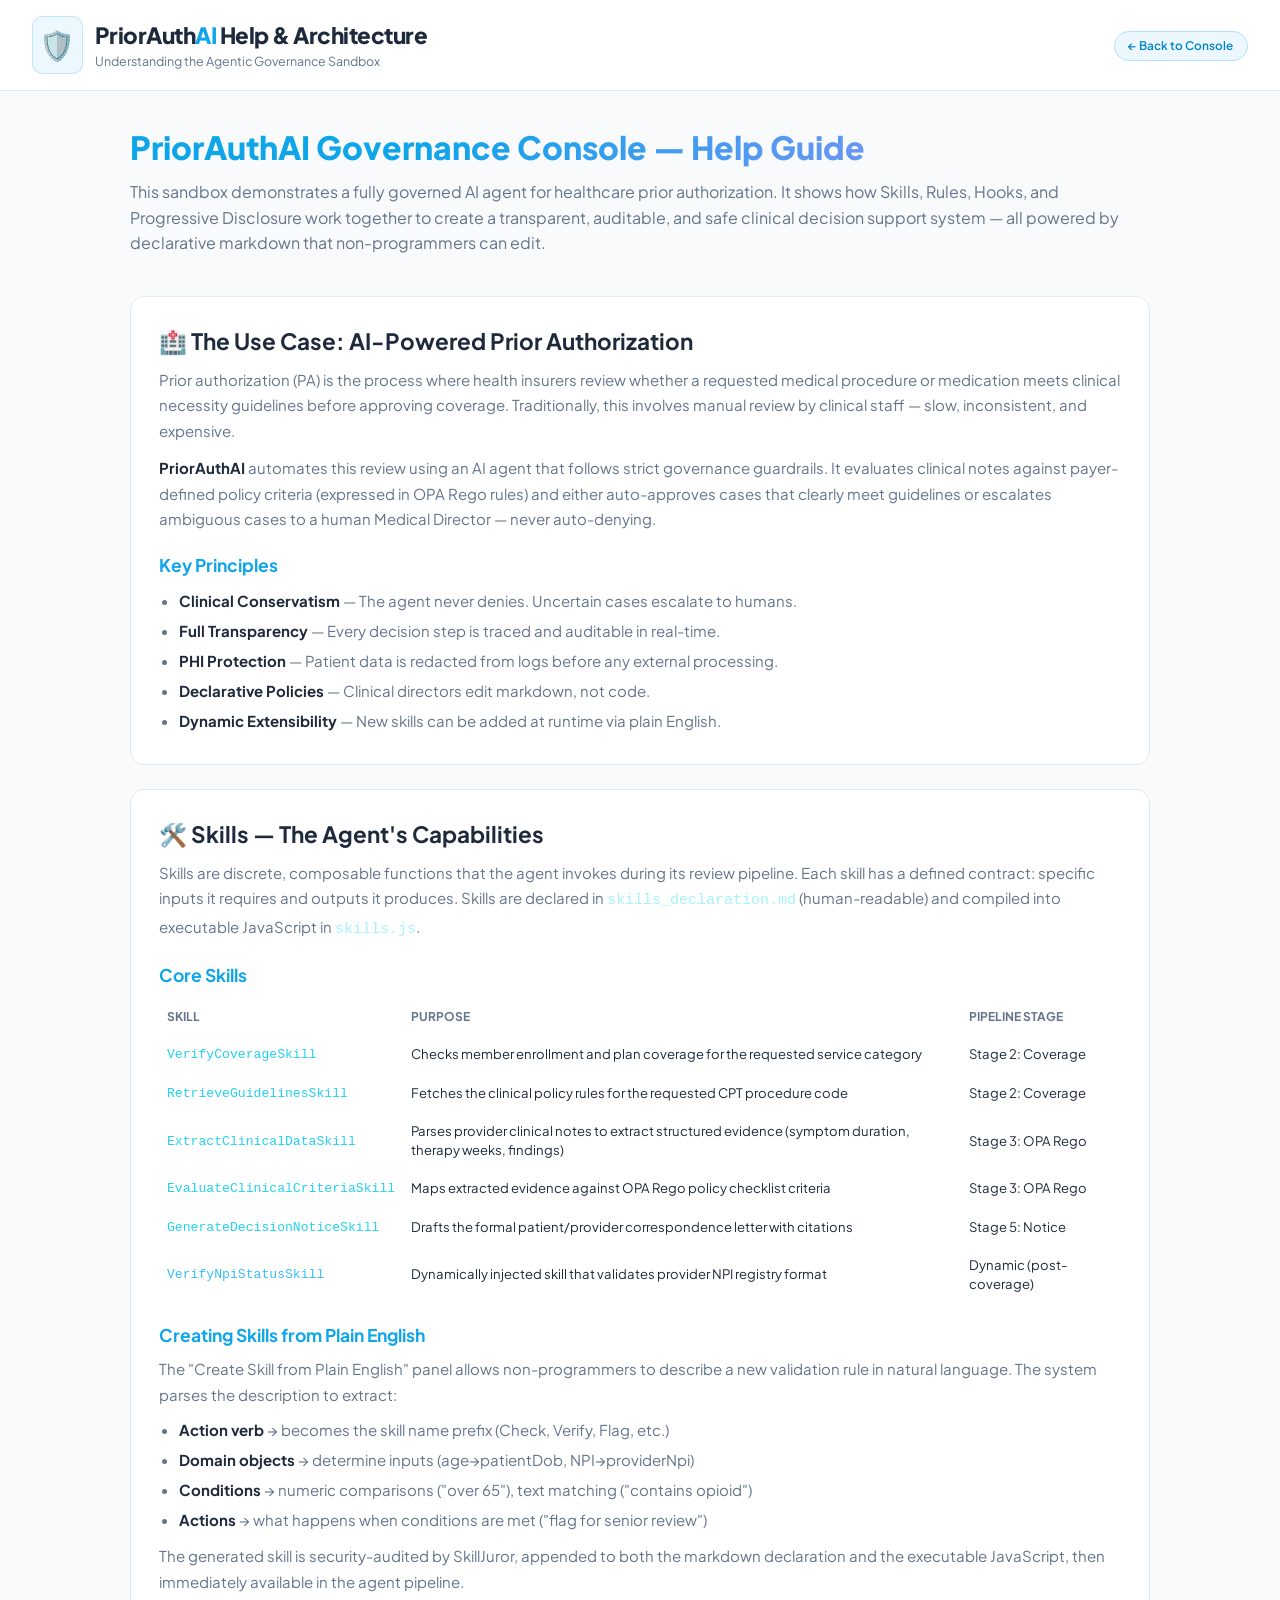
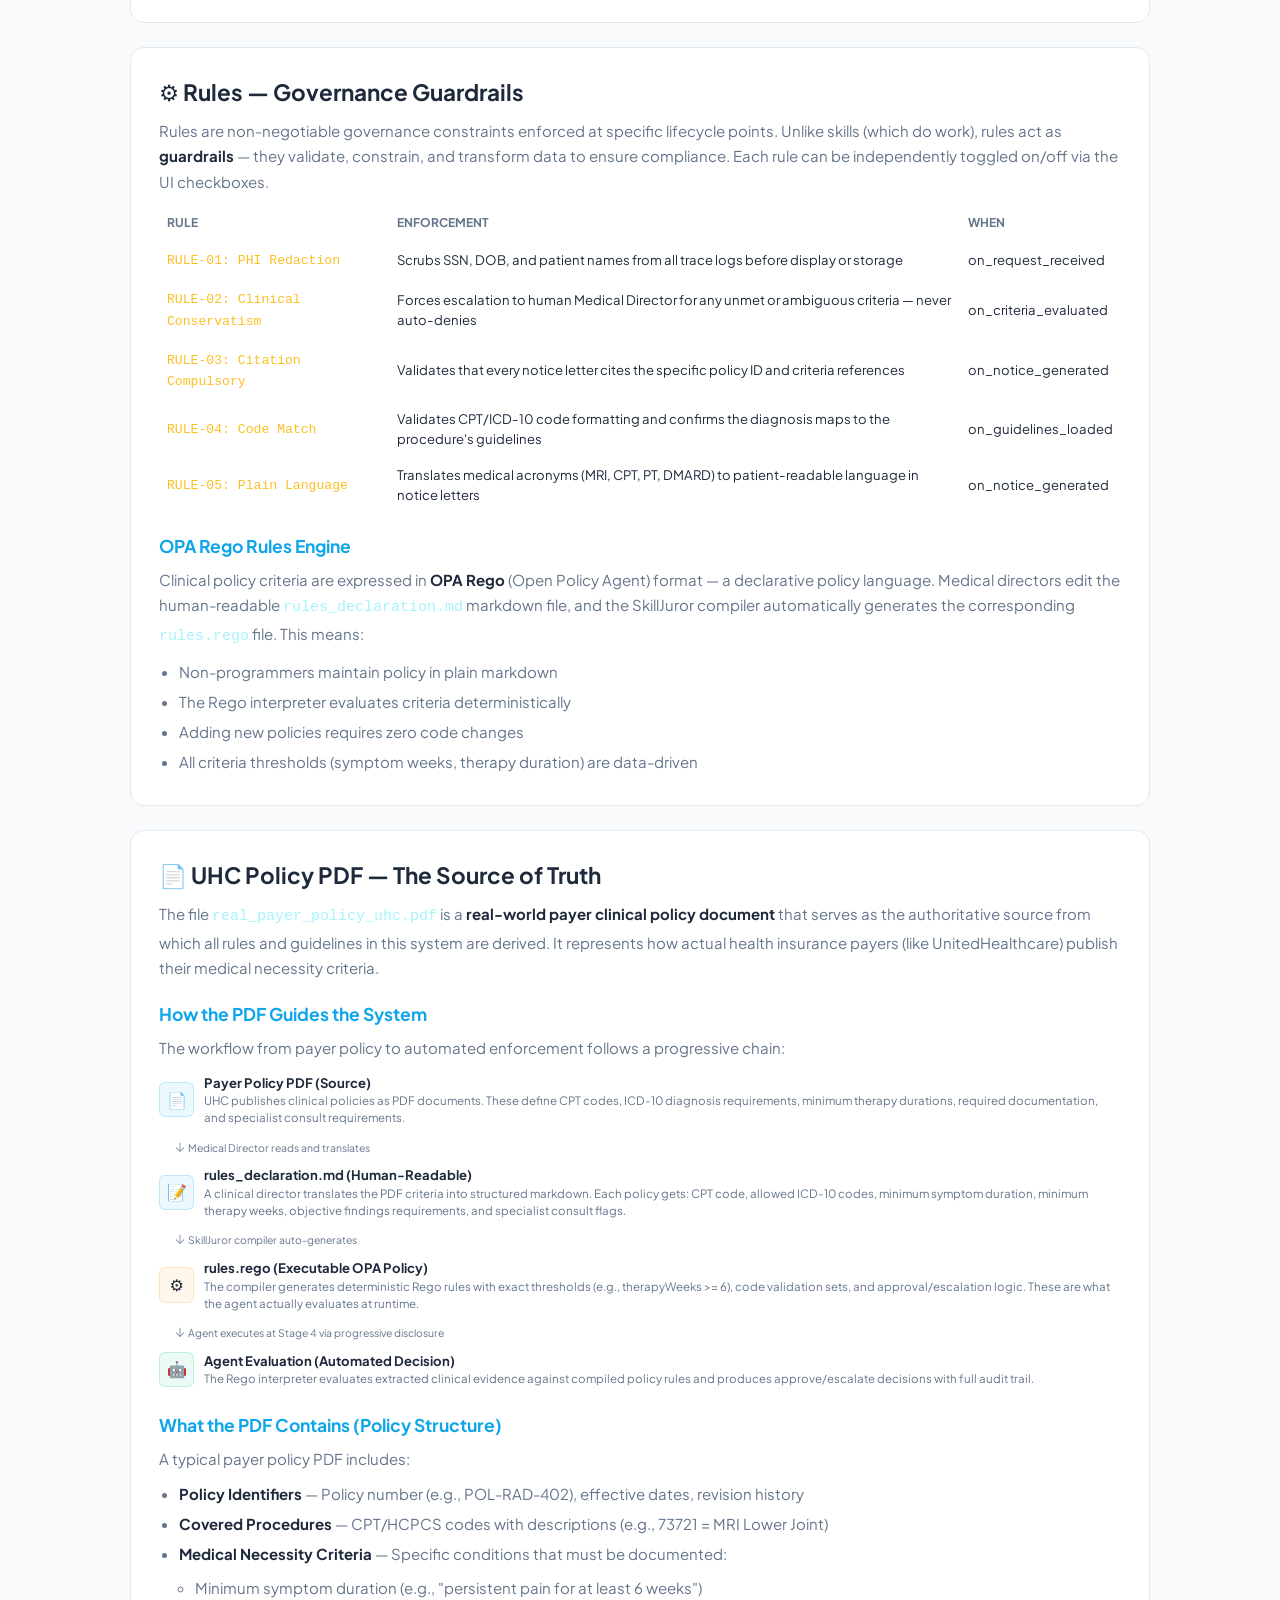
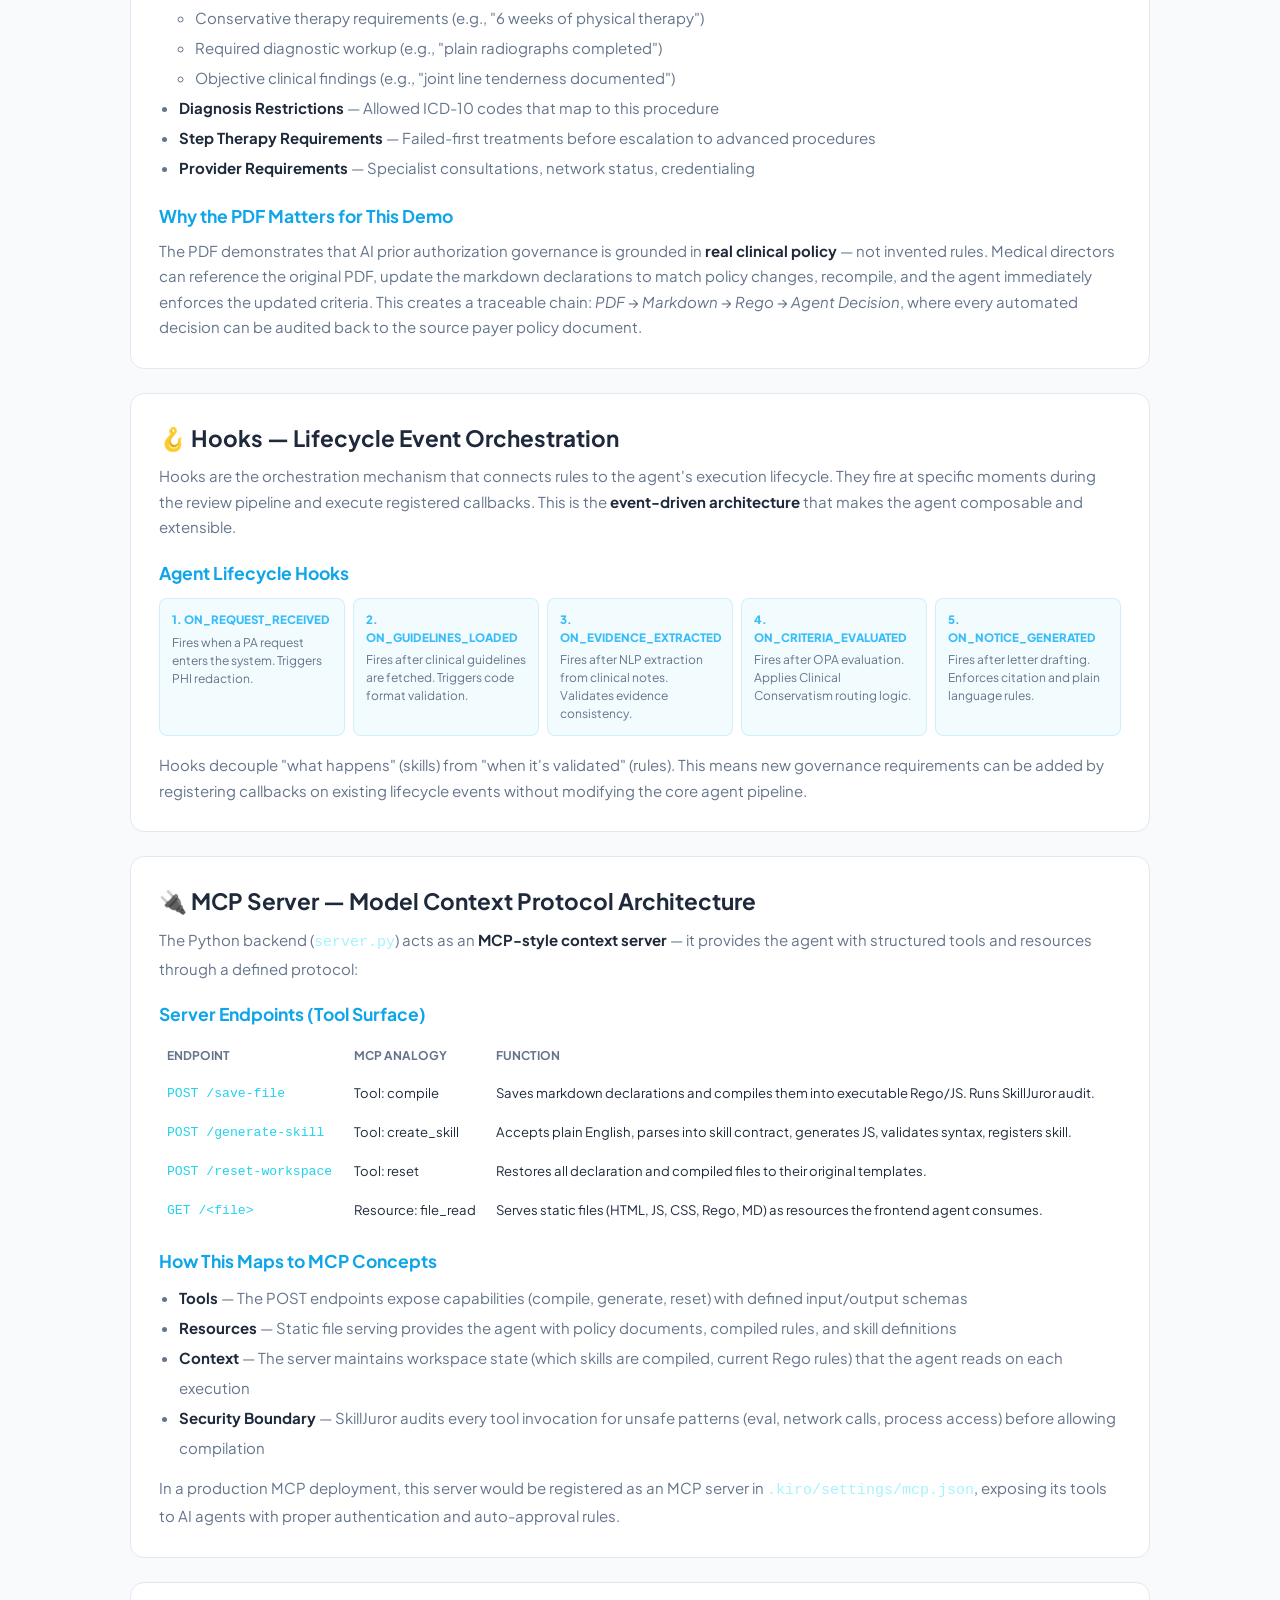
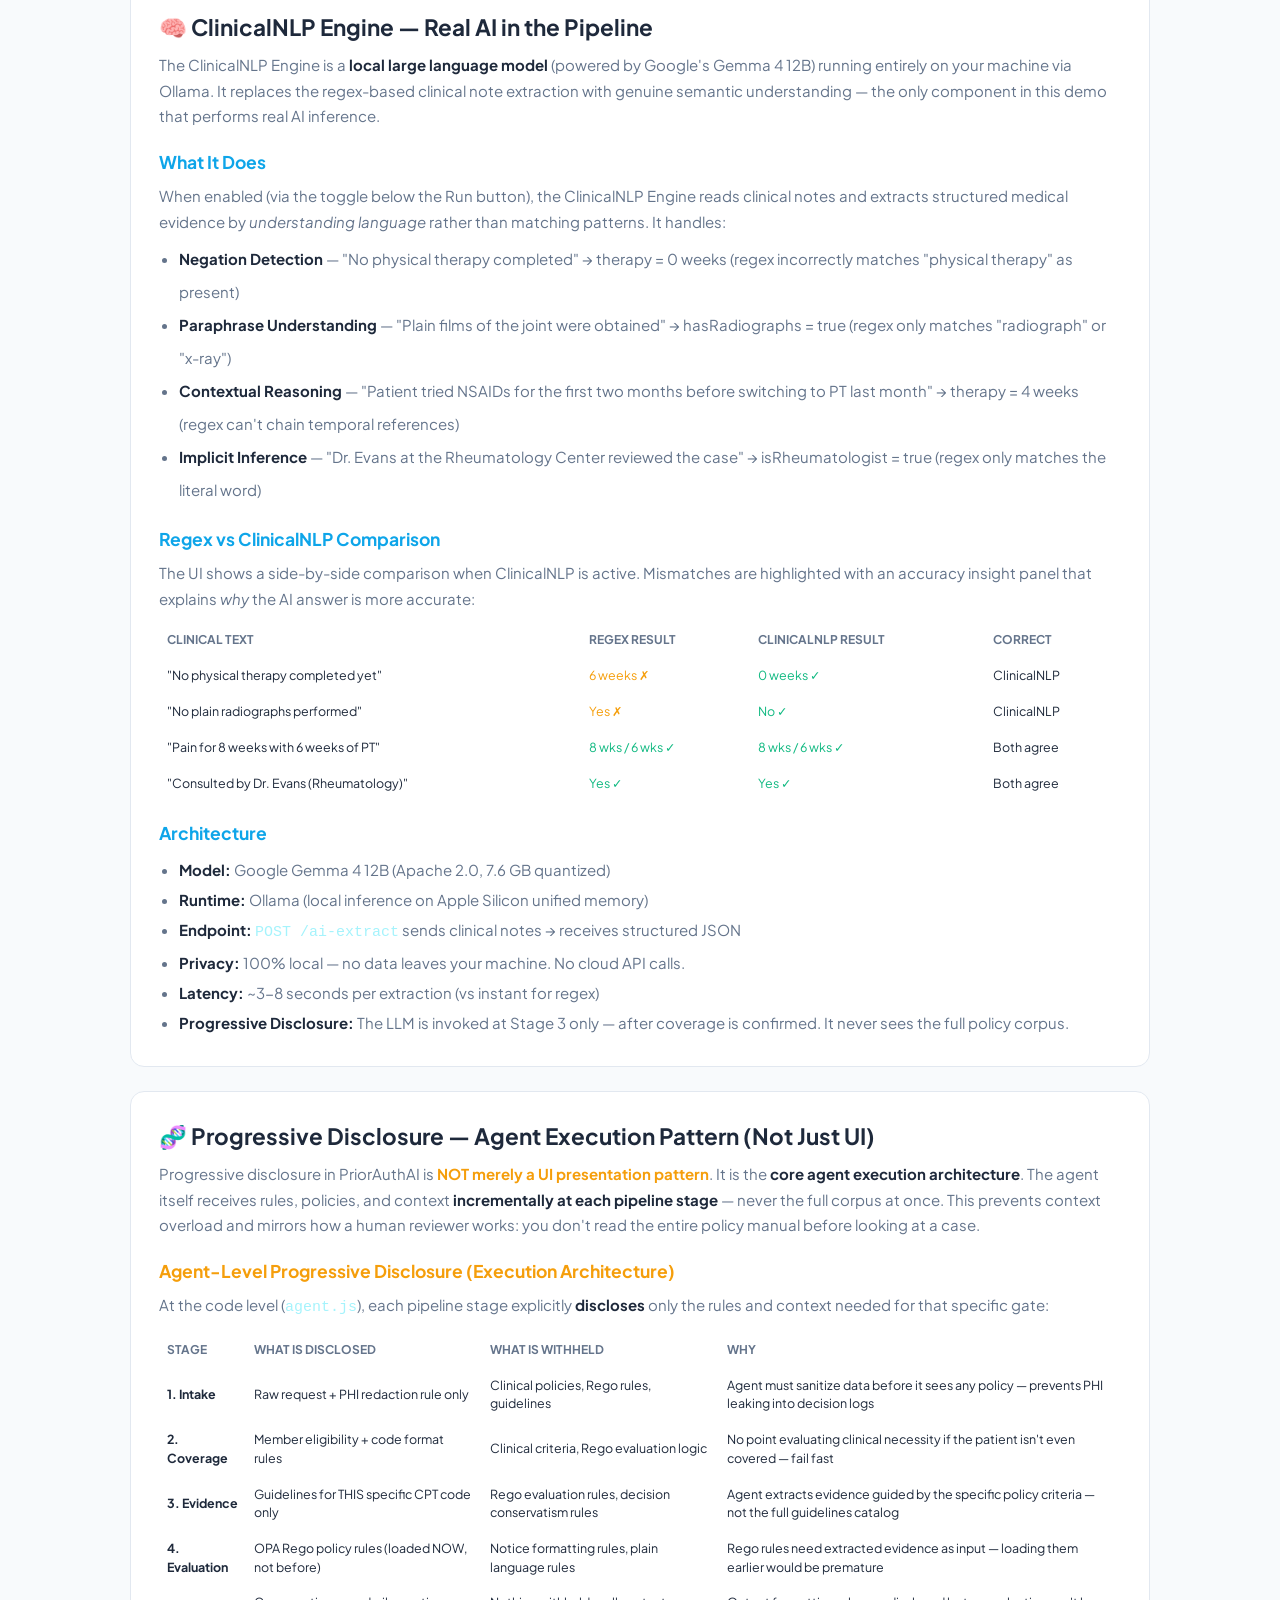
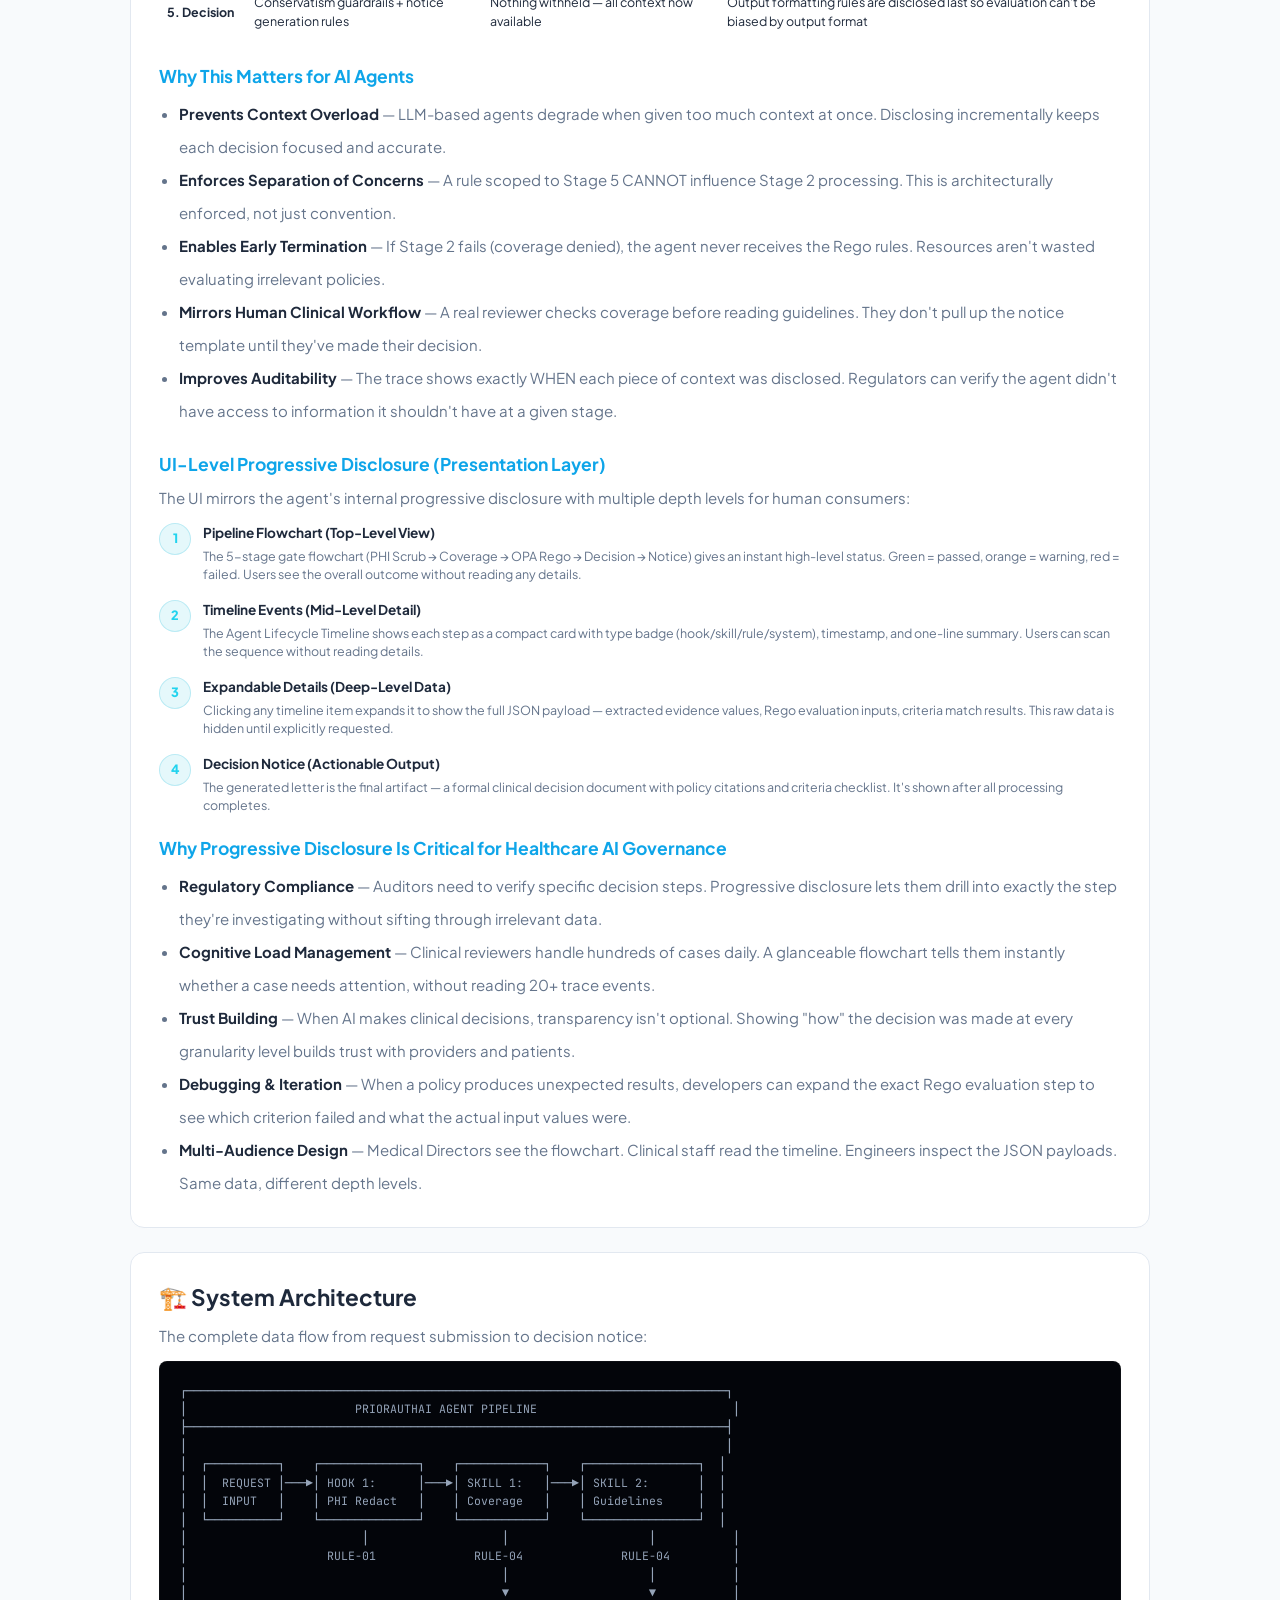
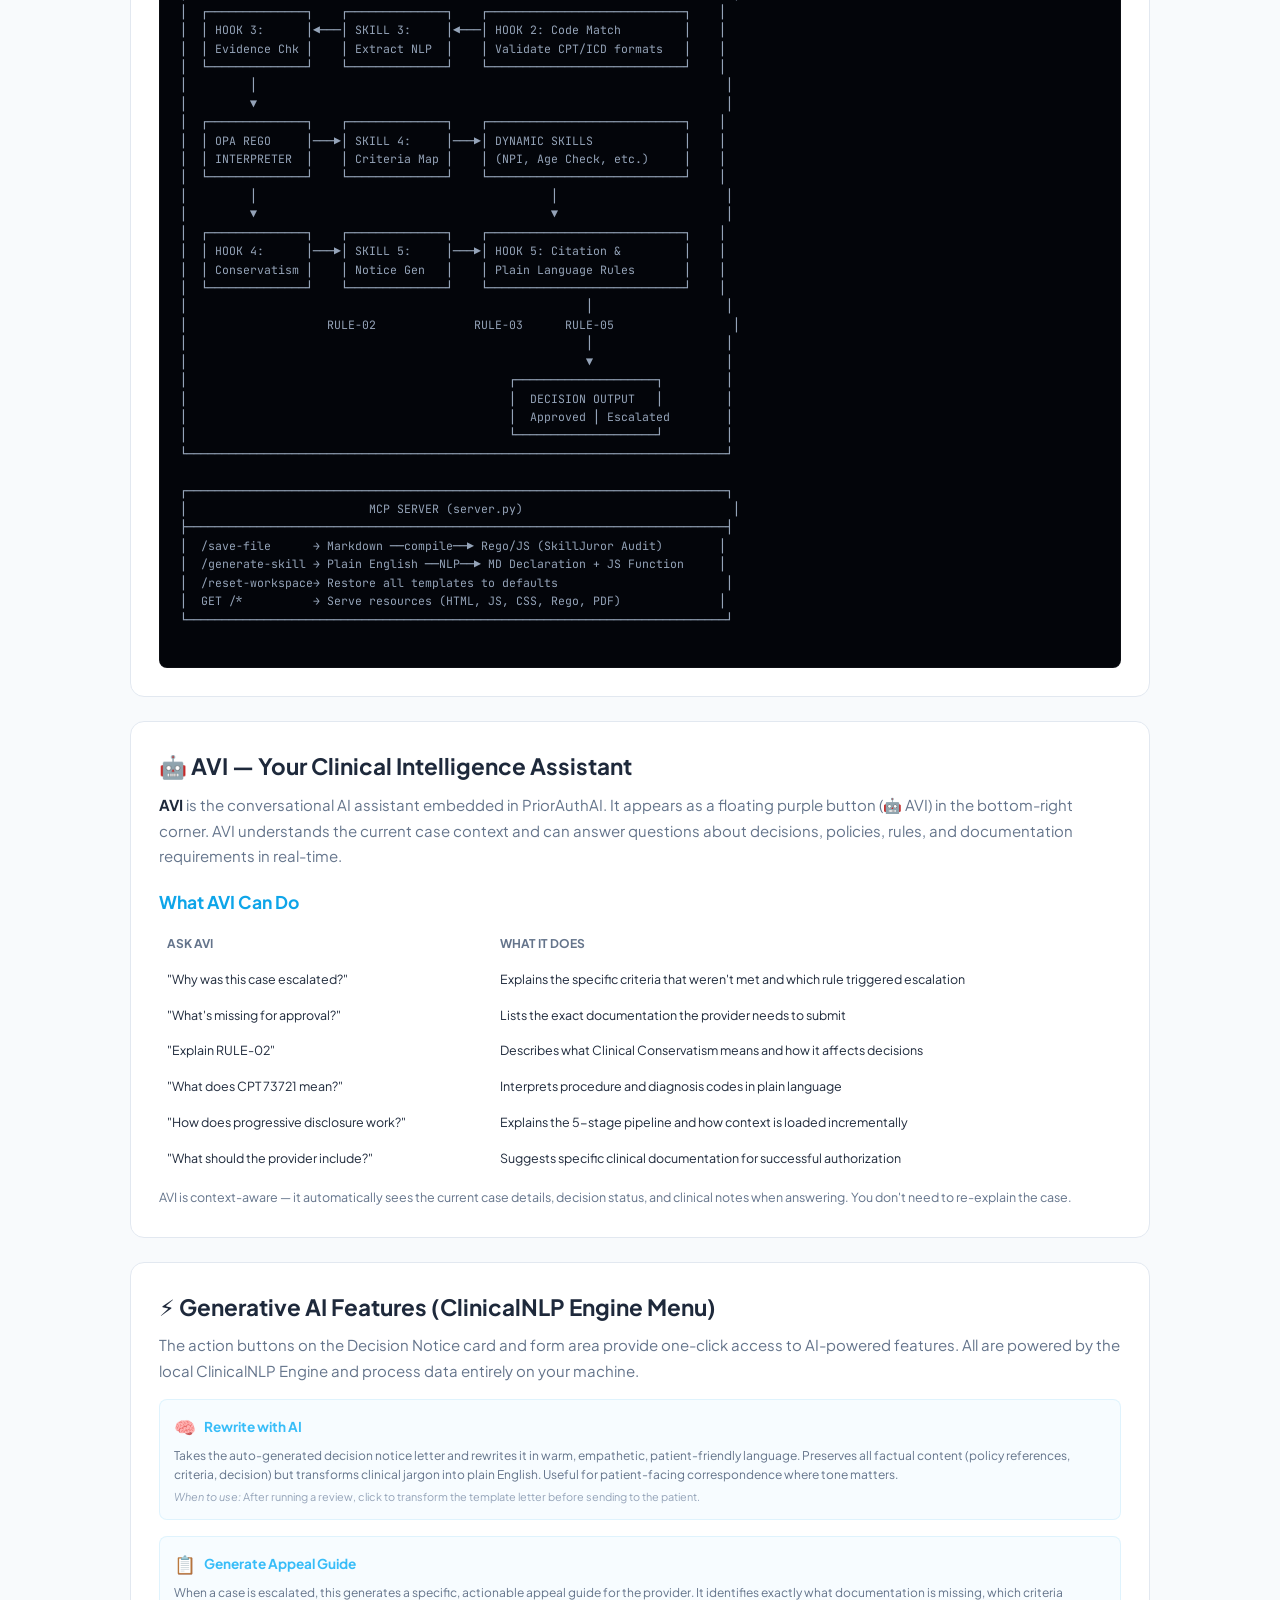
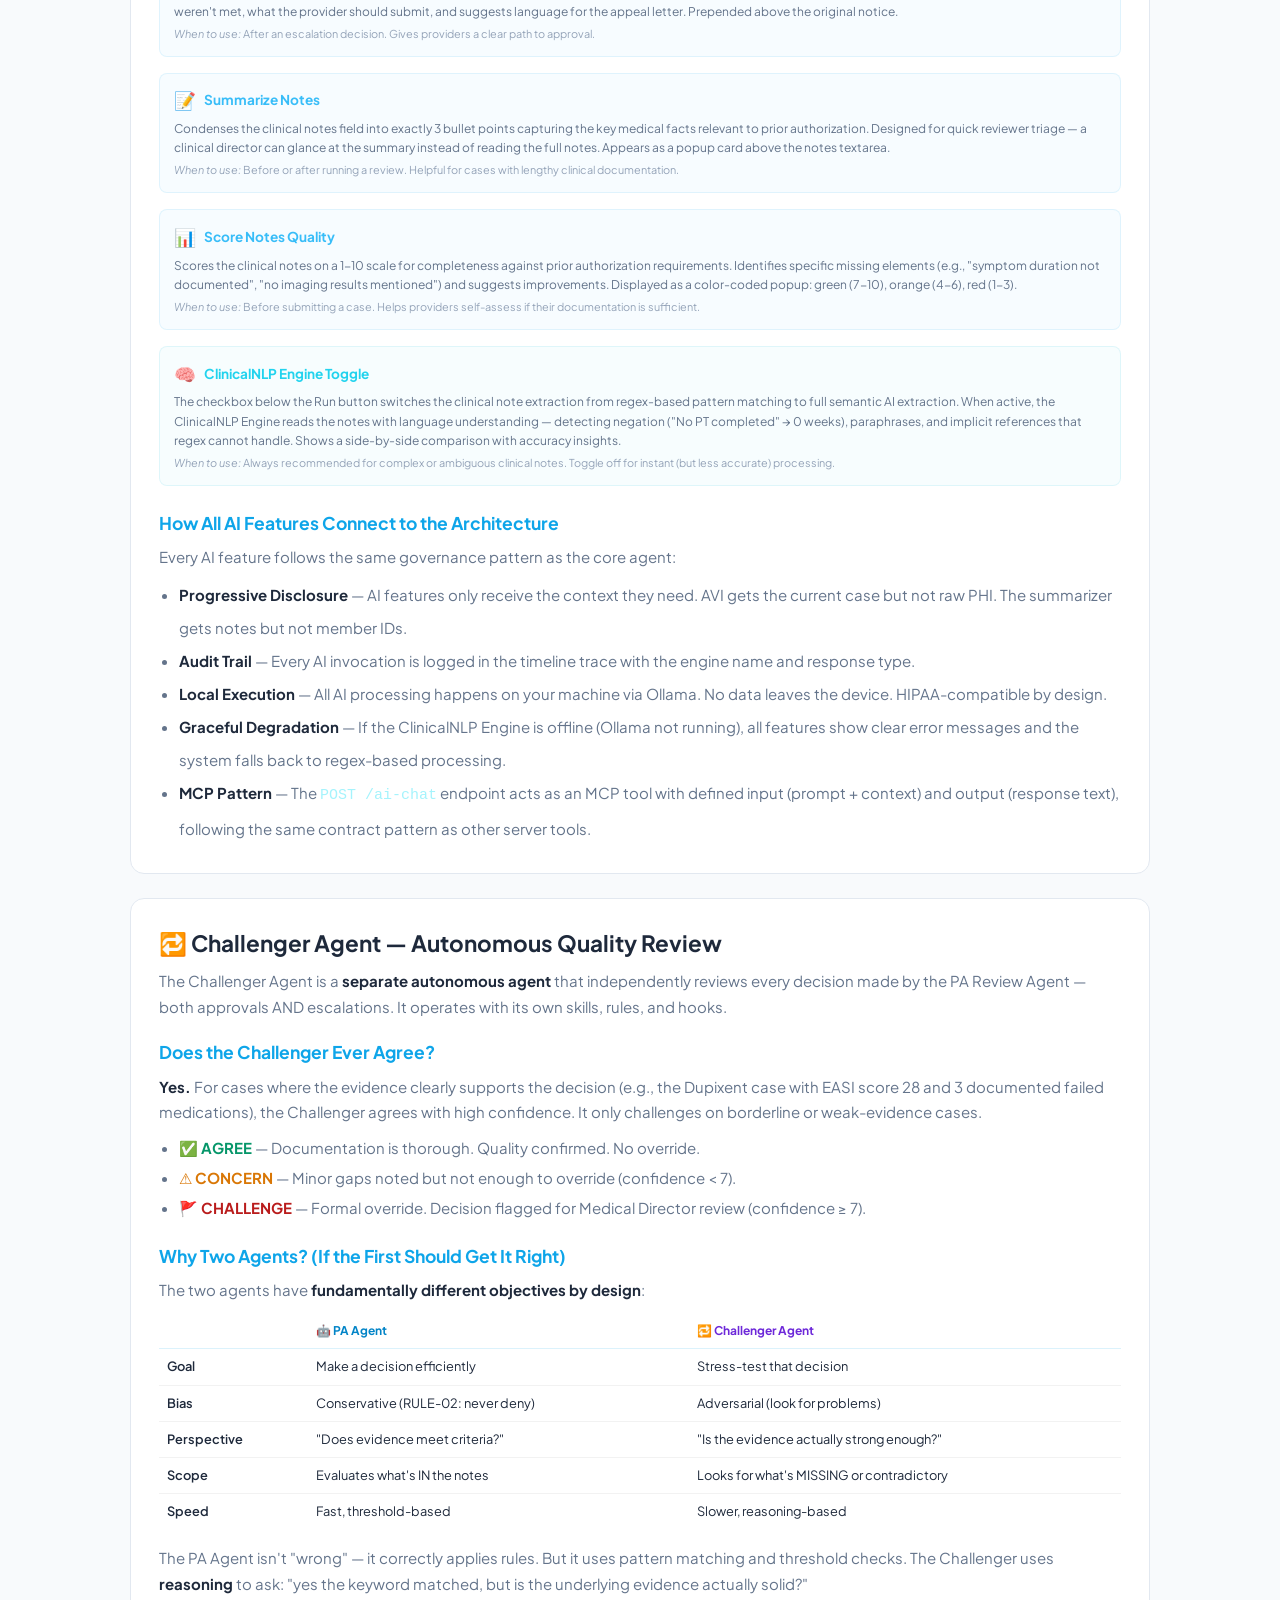
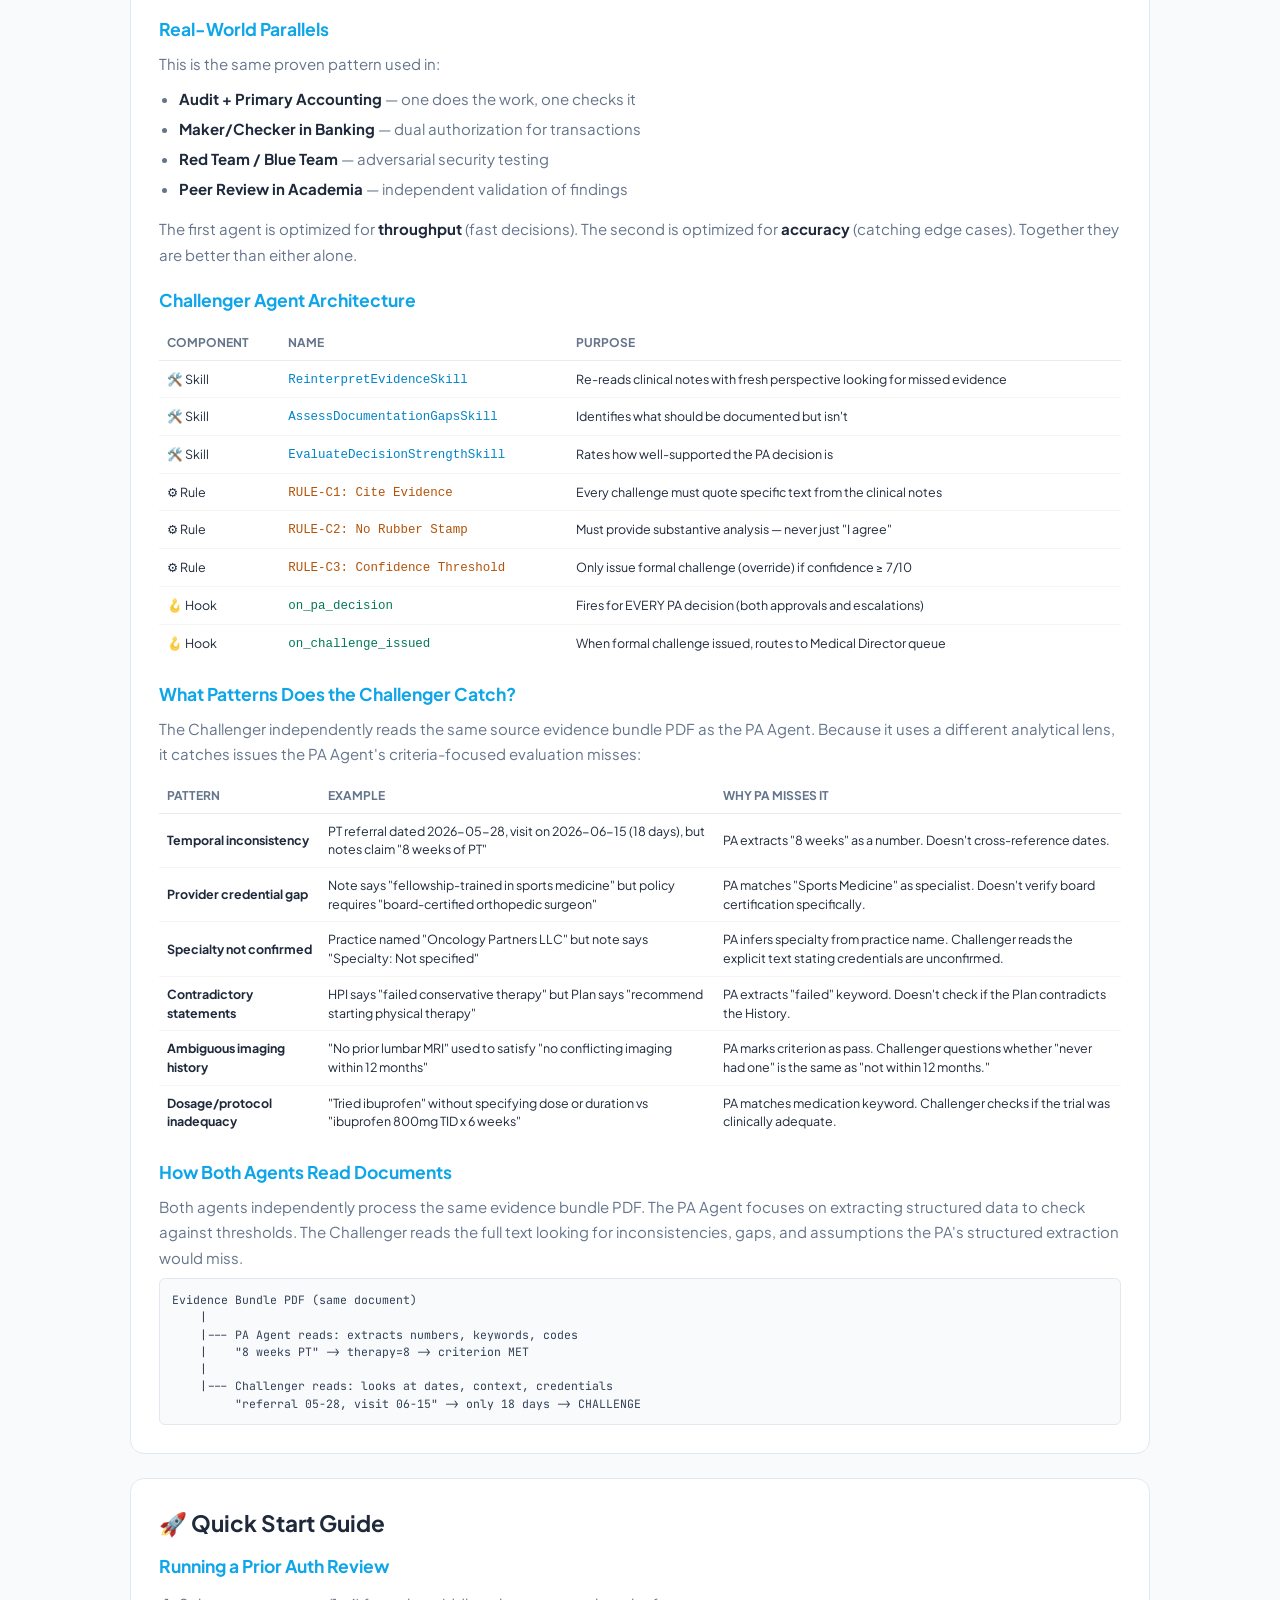
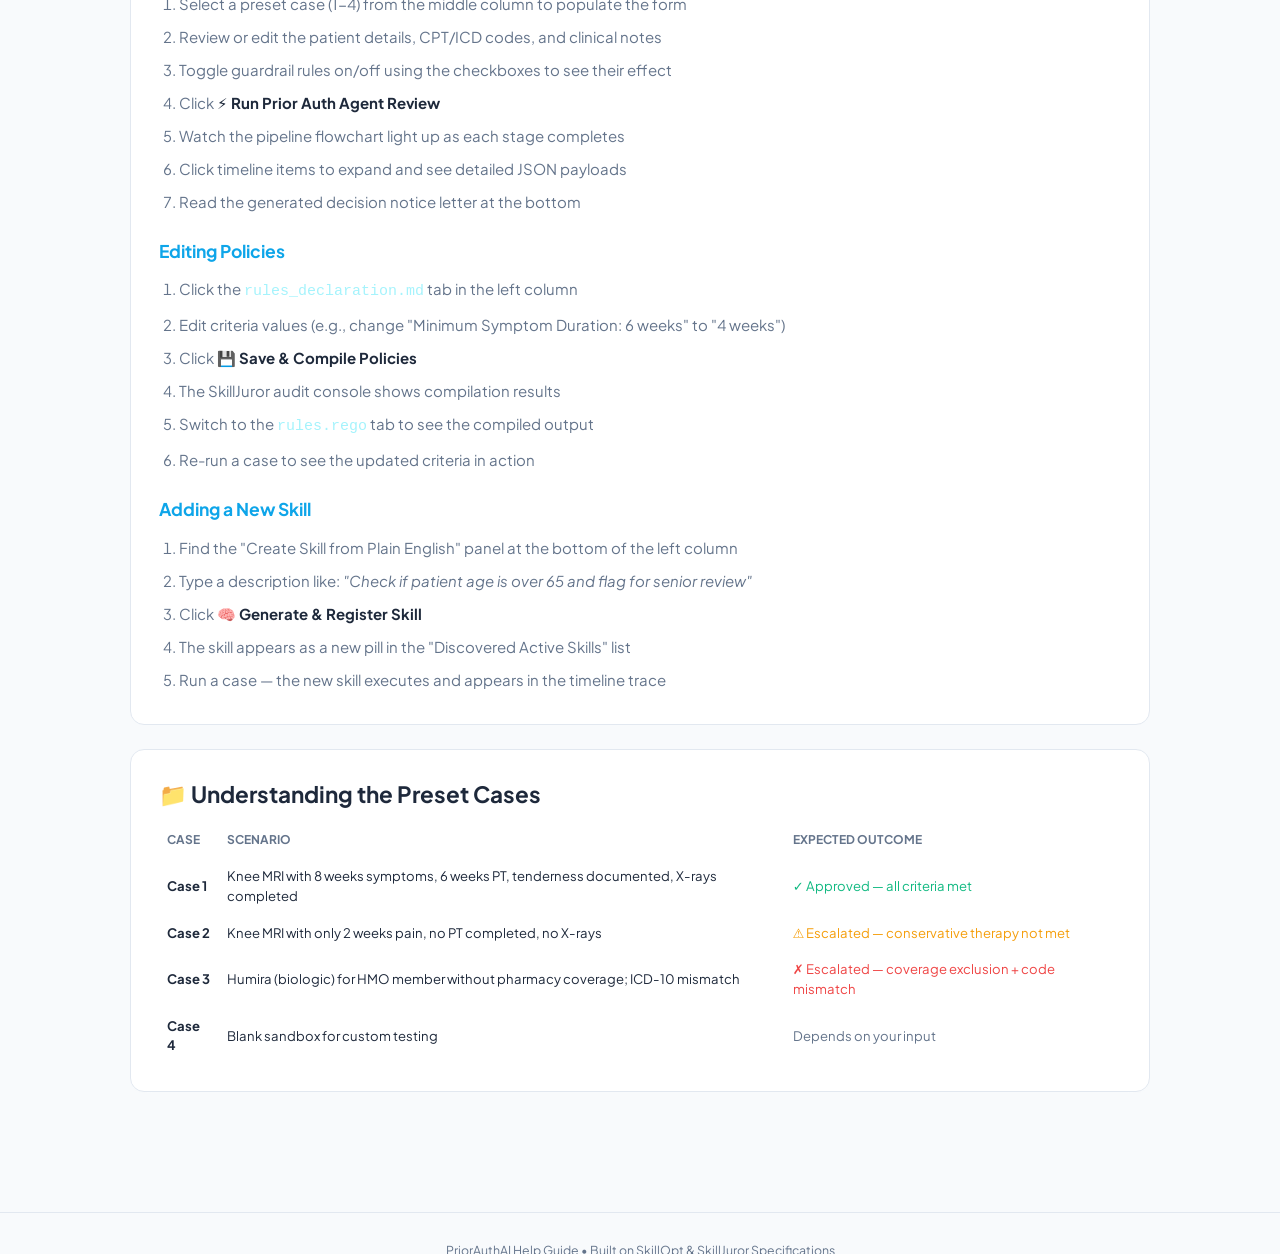
<file: help.html>
<!DOCTYPE html>
<html lang="en">
<head>
  <meta charset="UTF-8">
  <meta name="viewport" content="width=device-width, initial-scale=1.0">
  <title>PriorAuthAI | Help & Architecture Guide</title>
  <link rel="preconnect" href="https://fonts.googleapis.com">
  <link rel="preconnect" href="https://fonts.gstatic.com" crossorigin>
  <link href="https://fonts.googleapis.com/css2?family=Plus+Jakarta+Sans:wght@300;400;500;600;700;800&family=JetBrains+Mono:wght@400;500&display=swap" rel="stylesheet">
  <link rel="stylesheet" href="index.css">
  <style>
    .help-container {
      max-width: 1100px;
      margin: 0 auto;
      padding: 2rem 2.5rem 4rem;
    }
    .help-container h1 {
      font-size: 2rem;
      font-weight: 800;
      margin-bottom: 0.5rem;
      background: linear-gradient(135deg, var(--accent-blue) 30%, var(--accent-purple) 100%);
      -webkit-background-clip: text;
      -webkit-text-fill-color: transparent;
    }
    .help-container .lead {
      font-size: 1rem;
      color: var(--text-muted);
      margin-bottom: 2.5rem;
      line-height: 1.6;
    }
    .help-section {
      background: var(--card-bg);
      border: 1px solid var(--card-border);
      border-radius: 14px;
      padding: 1.75rem;
      margin-bottom: 1.5rem;
      backdrop-filter: blur(10px);
    }
</style>
</head>
<body>
  <div class="glow-container">
    <div class="glow-orb orb-1"></div>
    <div class="glow-orb orb-2"></div>
  </div>

  <header class="app-header">
    <div class="logo-area">
      <span class="logo-icon">🛡️</span>
      <div class="logo-text">
        <h1>PriorAuth<span class="highlight">AI</span> Help & Architecture</h1>
        <p>Understanding the Agentic Governance Sandbox</p>
      </div>
    </div>
    <div class="header-badges">
      <a href="index.html" style="text-decoration:none;">
        <span class="badge badge-blue">← Back to Console</span>
      </a>
    </div>
  </header>

  <div class="help-container">
    <h1>PriorAuthAI Governance Console — Help Guide</h1>
    <p class="lead">
      This sandbox demonstrates a fully governed AI agent for healthcare prior authorization.
      It shows how Skills, Rules, Hooks, and Progressive Disclosure work together to create
      a transparent, auditable, and safe clinical decision support system — all powered by
      declarative markdown that non-programmers can edit.
    </p>

    <!-- USE CASE OVERVIEW -->
    <div class="help-section">
      <h2>🏥 The Use Case: AI-Powered Prior Authorization</h2>
      <p style="color:var(--text-muted); margin-top:0.5rem; line-height:1.7;">
        Prior authorization (PA) is the process where health insurers review whether a requested
        medical procedure or medication meets clinical necessity guidelines before approving coverage.
        Traditionally, this involves manual review by clinical staff — slow, inconsistent, and expensive.
      </p>
      <p style="color:var(--text-muted); margin-top:0.75rem; line-height:1.7;">
        <strong style="color:var(--text-main);">PriorAuthAI</strong> automates this review using an
        AI agent that follows strict governance guardrails. It evaluates clinical notes against
        payer-defined policy criteria (expressed in OPA Rego rules) and either auto-approves cases
        that clearly meet guidelines or escalates ambiguous cases to a human Medical Director —
        never auto-denying.
      </p>
      <h3 style="margin-top:1.25rem; color:var(--accent-blue);">Key Principles</h3>
      <ul style="color:var(--text-muted); line-height:2; margin-top:0.5rem; padding-left:1.25rem;">
        <li><strong style="color:var(--text-main);">Clinical Conservatism</strong> — The agent never denies. Uncertain cases escalate to humans.</li>
        <li><strong style="color:var(--text-main);">Full Transparency</strong> — Every decision step is traced and auditable in real-time.</li>
        <li><strong style="color:var(--text-main);">PHI Protection</strong> — Patient data is redacted from logs before any external processing.</li>
        <li><strong style="color:var(--text-main);">Declarative Policies</strong> — Clinical directors edit markdown, not code.</li>
        <li><strong style="color:var(--text-main);">Dynamic Extensibility</strong> — New skills can be added at runtime via plain English.</li>
      </ul>
    </div>

    <!-- SKILLS -->
    <div class="help-section">
      <h2>🛠️ Skills — The Agent's Capabilities</h2>
      <p style="color:var(--text-muted); margin-top:0.5rem; line-height:1.7;">
        Skills are discrete, composable functions that the agent invokes during its review pipeline.
        Each skill has a defined contract: specific inputs it requires and outputs it produces.
        Skills are declared in <code style="color:#a5f3fc;">skills_declaration.md</code> (human-readable)
        and compiled into executable JavaScript in <code style="color:#a5f3fc;">skills.js</code>.
      </p>
      <h3 style="margin-top:1.25rem; color:var(--accent-blue);">Core Skills</h3>
      <table style="width:100%; margin-top:0.75rem; border-collapse:collapse;">
        <thead>
          <tr style="border-bottom:1px solid rgba(255,255,255,0.06);">
            <th style="text-align:left; padding:0.5rem; color:var(--text-muted); font-size:0.75rem;">SKILL</th>
            <th style="text-align:left; padding:0.5rem; color:var(--text-muted); font-size:0.75rem;">PURPOSE</th>
            <th style="text-align:left; padding:0.5rem; color:var(--text-muted); font-size:0.75rem;">PIPELINE STAGE</th>
          </tr>
        </thead>
        <tbody style="color:var(--text-main); font-size:0.82rem;">
          <tr style="border-bottom:1px solid rgba(255,255,255,0.03);">
            <td style="padding:0.5rem;"><code style="color:#22d3ee;">VerifyCoverageSkill</code></td>
            <td style="padding:0.5rem;">Checks member enrollment and plan coverage for the requested service category</td>
            <td style="padding:0.5rem;">Stage 2: Coverage</td>
          </tr>
          <tr style="border-bottom:1px solid rgba(255,255,255,0.03);">
            <td style="padding:0.5rem;"><code style="color:#22d3ee;">RetrieveGuidelinesSkill</code></td>
            <td style="padding:0.5rem;">Fetches the clinical policy rules for the requested CPT procedure code</td>
            <td style="padding:0.5rem;">Stage 2: Coverage</td>
          </tr>
          <tr style="border-bottom:1px solid rgba(255,255,255,0.03);">
            <td style="padding:0.5rem;"><code style="color:#22d3ee;">ExtractClinicalDataSkill</code></td>
            <td style="padding:0.5rem;">Parses provider clinical notes to extract structured evidence (symptom duration, therapy weeks, findings)</td>
            <td style="padding:0.5rem;">Stage 3: OPA Rego</td>
          </tr>
          <tr style="border-bottom:1px solid rgba(255,255,255,0.03);">
            <td style="padding:0.5rem;"><code style="color:#22d3ee;">EvaluateClinicalCriteriaSkill</code></td>
            <td style="padding:0.5rem;">Maps extracted evidence against OPA Rego policy checklist criteria</td>
            <td style="padding:0.5rem;">Stage 3: OPA Rego</td>
          </tr>
          <tr style="border-bottom:1px solid rgba(255,255,255,0.03);">
            <td style="padding:0.5rem;"><code style="color:#22d3ee;">GenerateDecisionNoticeSkill</code></td>
            <td style="padding:0.5rem;">Drafts the formal patient/provider correspondence letter with citations</td>
            <td style="padding:0.5rem;">Stage 5: Notice</td>
          </tr>
          <tr>
            <td style="padding:0.5rem;"><code style="color:#38bdf8;">VerifyNpiStatusSkill</code></td>
            <td style="padding:0.5rem;">Dynamically injected skill that validates provider NPI registry format</td>
            <td style="padding:0.5rem;">Dynamic (post-coverage)</td>
          </tr>
        </tbody>
      </table>
      <h3 style="margin-top:1.25rem; color:var(--accent-blue);">Creating Skills from Plain English</h3>
      <p style="color:var(--text-muted); margin-top:0.5rem; line-height:1.7;">
        The "Create Skill from Plain English" panel allows non-programmers to describe a new validation
        rule in natural language. The system parses the description to extract:
      </p>
      <ul style="color:var(--text-muted); line-height:2; margin-top:0.5rem; padding-left:1.25rem;">
        <li><strong style="color:var(--text-main);">Action verb</strong> → becomes the skill name prefix (Check, Verify, Flag, etc.)</li>
        <li><strong style="color:var(--text-main);">Domain objects</strong> → determine inputs (age→patientDob, NPI→providerNpi)</li>
        <li><strong style="color:var(--text-main);">Conditions</strong> → numeric comparisons ("over 65"), text matching ("contains opioid")</li>
        <li><strong style="color:var(--text-main);">Actions</strong> → what happens when conditions are met ("flag for senior review")</li>
      </ul>
      <p style="color:var(--text-muted); margin-top:0.5rem; line-height:1.7;">
        The generated skill is security-audited by SkillJuror, appended to both the markdown declaration
        and the executable JavaScript, then immediately available in the agent pipeline.
      </p>
    </div>

    <!-- RULES -->
    <div class="help-section">
      <h2>⚙️ Rules — Governance Guardrails</h2>
      <p style="color:var(--text-muted); margin-top:0.5rem; line-height:1.7;">
        Rules are non-negotiable governance constraints enforced at specific lifecycle points.
        Unlike skills (which do work), rules act as <strong style="color:var(--text-main);">guardrails</strong>
        — they validate, constrain, and transform data to ensure compliance. Each rule can be
        independently toggled on/off via the UI checkboxes.
      </p>
      <table style="width:100%; margin-top:0.75rem; border-collapse:collapse;">
        <thead>
          <tr style="border-bottom:1px solid rgba(255,255,255,0.06);">
            <th style="text-align:left; padding:0.5rem; color:var(--text-muted); font-size:0.75rem;">RULE</th>
            <th style="text-align:left; padding:0.5rem; color:var(--text-muted); font-size:0.75rem;">ENFORCEMENT</th>
            <th style="text-align:left; padding:0.5rem; color:var(--text-muted); font-size:0.75rem;">WHEN</th>
          </tr>
        </thead>
        <tbody style="color:var(--text-main); font-size:0.82rem;">
          <tr style="border-bottom:1px solid rgba(255,255,255,0.03);">
            <td style="padding:0.5rem;"><code style="color:#fbbf24;">RULE-01: PHI Redaction</code></td>
            <td style="padding:0.5rem;">Scrubs SSN, DOB, and patient names from all trace logs before display or storage</td>
            <td style="padding:0.5rem;">on_request_received</td>
          </tr>
          <tr style="border-bottom:1px solid rgba(255,255,255,0.03);">
            <td style="padding:0.5rem;"><code style="color:#fbbf24;">RULE-02: Clinical Conservatism</code></td>
            <td style="padding:0.5rem;">Forces escalation to human Medical Director for any unmet or ambiguous criteria — never auto-denies</td>
            <td style="padding:0.5rem;">on_criteria_evaluated</td>
          </tr>
          <tr style="border-bottom:1px solid rgba(255,255,255,0.03);">
            <td style="padding:0.5rem;"><code style="color:#fbbf24;">RULE-03: Citation Compulsory</code></td>
            <td style="padding:0.5rem;">Validates that every notice letter cites the specific policy ID and criteria references</td>
            <td style="padding:0.5rem;">on_notice_generated</td>
          </tr>
          <tr style="border-bottom:1px solid rgba(255,255,255,0.03);">
            <td style="padding:0.5rem;"><code style="color:#fbbf24;">RULE-04: Code Match</code></td>
            <td style="padding:0.5rem;">Validates CPT/ICD-10 code formatting and confirms the diagnosis maps to the procedure's guidelines</td>
            <td style="padding:0.5rem;">on_guidelines_loaded</td>
          </tr>
          <tr>
            <td style="padding:0.5rem;"><code style="color:#fbbf24;">RULE-05: Plain Language</code></td>
            <td style="padding:0.5rem;">Translates medical acronyms (MRI, CPT, PT, DMARD) to patient-readable language in notice letters</td>
            <td style="padding:0.5rem;">on_notice_generated</td>
          </tr>
        </tbody>
      </table>
      <h3 style="margin-top:1.25rem; color:var(--accent-blue);">OPA Rego Rules Engine</h3>
      <p style="color:var(--text-muted); margin-top:0.5rem; line-height:1.7;">
        Clinical policy criteria are expressed in <strong style="color:var(--text-main);">OPA Rego</strong>
        (Open Policy Agent) format — a declarative policy language. Medical directors edit the
        human-readable <code style="color:#a5f3fc;">rules_declaration.md</code> markdown file, and
        the SkillJuror compiler automatically generates the corresponding
        <code style="color:#a5f3fc;">rules.rego</code> file. This means:
      </p>
      <ul style="color:var(--text-muted); line-height:2; margin-top:0.5rem; padding-left:1.25rem;">
        <li>Non-programmers maintain policy in plain markdown</li>
        <li>The Rego interpreter evaluates criteria deterministically</li>
        <li>Adding new policies requires zero code changes</li>
        <li>All criteria thresholds (symptom weeks, therapy duration) are data-driven</li>
      </ul>
    </div>

    <!-- PDF POLICY DOCUMENT -->
    <div class="help-section">
      <h2>📄 UHC Policy PDF — The Source of Truth</h2>
      <p style="color:var(--text-muted); margin-top:0.5rem; line-height:1.7;">
        The file <code style="color:#a5f3fc;">real_payer_policy_uhc.pdf</code> is a
        <strong style="color:var(--text-main);">real-world payer clinical policy document</strong>
        that serves as the authoritative source from which all rules and guidelines in this system
        are derived. It represents how actual health insurance payers (like UnitedHealthcare)
        publish their medical necessity criteria.
      </p>
      <h3 style="margin-top:1.25rem; color:var(--accent-blue);">How the PDF Guides the System</h3>
      <p style="color:var(--text-muted); margin-top:0.5rem; line-height:1.7;">
        The workflow from payer policy to automated enforcement follows a progressive chain:
      </p>
      <div style="margin-top:0.75rem; display:flex; flex-direction:column; gap:0.5rem;">
        <div style="display:flex; align-items:center; gap:0.6rem;">
          <div style="min-width:2.2rem; height:2.2rem; background:rgba(6,182,212,0.08); border:1px solid rgba(6,182,212,0.2); border-radius:6px; display:flex; align-items:center; justify-content:center; font-size:1rem;">📄</div>
          <div>
            <div style="font-weight:700; font-size:0.82rem; color:var(--text-main);">Payer Policy PDF (Source)</div>
            <p style="font-size:0.72rem; color:var(--text-muted);">UHC publishes clinical policies as PDF documents. These define CPT codes, ICD-10 diagnosis requirements, minimum therapy durations, required documentation, and specialist consult requirements.</p>
          </div>
        </div>
        <div style="padding-left:1rem; color:var(--text-dark);">↓ <span style="font-size:0.65rem; color:var(--text-muted);">Medical Director reads and translates</span></div>
        <div style="display:flex; align-items:center; gap:0.6rem;">
          <div style="min-width:2.2rem; height:2.2rem; background:rgba(14,165,233,0.08); border:1px solid rgba(14,165,233,0.2); border-radius:6px; display:flex; align-items:center; justify-content:center; font-size:1rem;">📝</div>
          <div>
            <div style="font-weight:700; font-size:0.82rem; color:var(--text-main);">rules_declaration.md (Human-Readable)</div>
            <p style="font-size:0.72rem; color:var(--text-muted);">A clinical director translates the PDF criteria into structured markdown. Each policy gets: CPT code, allowed ICD-10 codes, minimum symptom duration, minimum therapy weeks, objective findings requirements, and specialist consult flags.</p>
          </div>
        </div>
        <div style="padding-left:1rem; color:var(--text-dark);">↓ <span style="font-size:0.65rem; color:var(--text-muted);">SkillJuror compiler auto-generates</span></div>
        <div style="display:flex; align-items:center; gap:0.6rem;">
          <div style="min-width:2.2rem; height:2.2rem; background:rgba(245,158,11,0.08); border:1px solid rgba(245,158,11,0.2); border-radius:6px; display:flex; align-items:center; justify-content:center; font-size:1rem;">⚙️</div>
          <div>
            <div style="font-weight:700; font-size:0.82rem; color:var(--text-main);">rules.rego (Executable OPA Policy)</div>
            <p style="font-size:0.72rem; color:var(--text-muted);">The compiler generates deterministic Rego rules with exact thresholds (e.g., therapyWeeks >= 6), code validation sets, and approval/escalation logic. These are what the agent actually evaluates at runtime.</p>
          </div>
        </div>
        <div style="padding-left:1rem; color:var(--text-dark);">↓ <span style="font-size:0.65rem; color:var(--text-muted);">Agent executes at Stage 4 via progressive disclosure</span></div>
        <div style="display:flex; align-items:center; gap:0.6rem;">
          <div style="min-width:2.2rem; height:2.2rem; background:rgba(16,185,129,0.08); border:1px solid rgba(16,185,129,0.2); border-radius:6px; display:flex; align-items:center; justify-content:center; font-size:1rem;">🤖</div>
          <div>
            <div style="font-weight:700; font-size:0.82rem; color:var(--text-main);">Agent Evaluation (Automated Decision)</div>
            <p style="font-size:0.72rem; color:var(--text-muted);">The Rego interpreter evaluates extracted clinical evidence against compiled policy rules and produces approve/escalate decisions with full audit trail.</p>
          </div>
        </div>
      </div>
      <h3 style="margin-top:1.5rem; color:var(--accent-blue);">What the PDF Contains (Policy Structure)</h3>
      <p style="color:var(--text-muted); margin-top:0.5rem; line-height:1.7;">
        A typical payer policy PDF includes:
      </p>
      <ul style="color:var(--text-muted); line-height:2; margin-top:0.5rem; padding-left:1.25rem;">
        <li><strong style="color:var(--text-main);">Policy Identifiers</strong> — Policy number (e.g., POL-RAD-402), effective dates, revision history</li>
        <li><strong style="color:var(--text-main);">Covered Procedures</strong> — CPT/HCPCS codes with descriptions (e.g., 73721 = MRI Lower Joint)</li>
        <li><strong style="color:var(--text-main);">Medical Necessity Criteria</strong> — Specific conditions that must be documented:
          <ul style="margin-top:0.25rem; padding-left:1rem;">
            <li>Minimum symptom duration (e.g., "persistent pain for at least 6 weeks")</li>
            <li>Conservative therapy requirements (e.g., "6 weeks of physical therapy")</li>
            <li>Required diagnostic workup (e.g., "plain radiographs completed")</li>
            <li>Objective clinical findings (e.g., "joint line tenderness documented")</li>
          </ul>
        </li>
        <li><strong style="color:var(--text-main);">Diagnosis Restrictions</strong> — Allowed ICD-10 codes that map to this procedure</li>
        <li><strong style="color:var(--text-main);">Step Therapy Requirements</strong> — Failed-first treatments before escalation to advanced procedures</li>
        <li><strong style="color:var(--text-main);">Provider Requirements</strong> — Specialist consultations, network status, credentialing</li>
      </ul>
      <h3 style="margin-top:1.25rem; color:var(--accent-blue);">Why the PDF Matters for This Demo</h3>
      <p style="color:var(--text-muted); margin-top:0.5rem; line-height:1.7;">
        The PDF demonstrates that AI prior authorization governance is grounded in
        <strong style="color:var(--text-main);">real clinical policy</strong> — not invented rules.
        Medical directors can reference the original PDF, update the markdown declarations to match
        policy changes, recompile, and the agent immediately enforces the updated criteria.
        This creates a traceable chain: <em>PDF → Markdown → Rego → Agent Decision</em>, where every
        automated decision can be audited back to the source payer policy document.
      </p>
    </div>

    <!-- HOOKS -->
    <div class="help-section">
      <h2>🪝 Hooks — Lifecycle Event Orchestration</h2>
      <p style="color:var(--text-muted); margin-top:0.5rem; line-height:1.7;">
        Hooks are the orchestration mechanism that connects rules to the agent's execution lifecycle.
        They fire at specific moments during the review pipeline and execute registered callbacks.
        This is the <strong style="color:var(--text-main);">event-driven architecture</strong> that
        makes the agent composable and extensible.
      </p>
      <h3 style="margin-top:1.25rem; color:var(--accent-blue);">Agent Lifecycle Hooks</h3>
      <div style="display:flex; gap:0.5rem; flex-wrap:wrap; margin-top:0.75rem;">
        <div style="flex:1; min-width:180px; background:rgba(14,165,233,0.05); border:1px solid rgba(14,165,233,0.15); border-radius:8px; padding:0.75rem;">
          <div style="font-size:0.72rem; font-weight:800; color:#38bdf8; text-transform:uppercase;">1. on_request_received</div>
          <p style="font-size:0.75rem; color:var(--text-muted); margin-top:0.35rem;">Fires when a PA request enters the system. Triggers PHI redaction.</p>
        </div>
        <div style="flex:1; min-width:180px; background:rgba(14,165,233,0.05); border:1px solid rgba(14,165,233,0.15); border-radius:8px; padding:0.75rem;">
          <div style="font-size:0.72rem; font-weight:800; color:#38bdf8; text-transform:uppercase;">2. on_guidelines_loaded</div>
          <p style="font-size:0.75rem; color:var(--text-muted); margin-top:0.35rem;">Fires after clinical guidelines are fetched. Triggers code format validation.</p>
        </div>
        <div style="flex:1; min-width:180px; background:rgba(14,165,233,0.05); border:1px solid rgba(14,165,233,0.15); border-radius:8px; padding:0.75rem;">
          <div style="font-size:0.72rem; font-weight:800; color:#38bdf8; text-transform:uppercase;">3. on_evidence_extracted</div>
          <p style="font-size:0.75rem; color:var(--text-muted); margin-top:0.35rem;">Fires after NLP extraction from clinical notes. Validates evidence consistency.</p>
        </div>
        <div style="flex:1; min-width:180px; background:rgba(14,165,233,0.05); border:1px solid rgba(14,165,233,0.15); border-radius:8px; padding:0.75rem;">
          <div style="font-size:0.72rem; font-weight:800; color:#38bdf8; text-transform:uppercase;">4. on_criteria_evaluated</div>
          <p style="font-size:0.75rem; color:var(--text-muted); margin-top:0.35rem;">Fires after OPA evaluation. Applies Clinical Conservatism routing logic.</p>
        </div>
        <div style="flex:1; min-width:180px; background:rgba(14,165,233,0.05); border:1px solid rgba(14,165,233,0.15); border-radius:8px; padding:0.75rem;">
          <div style="font-size:0.72rem; font-weight:800; color:#38bdf8; text-transform:uppercase;">5. on_notice_generated</div>
          <p style="font-size:0.75rem; color:var(--text-muted); margin-top:0.35rem;">Fires after letter drafting. Enforces citation and plain language rules.</p>
        </div>
      </div>
      <p style="color:var(--text-muted); margin-top:1rem; line-height:1.7;">
        Hooks decouple "what happens" (skills) from "when it's validated" (rules). This means
        new governance requirements can be added by registering callbacks on existing lifecycle
        events without modifying the core agent pipeline.
      </p>
    </div>

    <!-- MCP SERVER -->
    <div class="help-section">
      <h2>🔌 MCP Server — Model Context Protocol Architecture</h2>
      <p style="color:var(--text-muted); margin-top:0.5rem; line-height:1.7;">
        The Python backend (<code style="color:#a5f3fc;">server.py</code>) acts as an
        <strong style="color:var(--text-main);">MCP-style context server</strong> — it provides
        the agent with structured tools and resources through a defined protocol:
      </p>
      <h3 style="margin-top:1.25rem; color:var(--accent-blue);">Server Endpoints (Tool Surface)</h3>
      <table style="width:100%; margin-top:0.75rem; border-collapse:collapse;">
        <thead>
          <tr style="border-bottom:1px solid rgba(255,255,255,0.06);">
            <th style="text-align:left; padding:0.5rem; color:var(--text-muted); font-size:0.75rem;">ENDPOINT</th>
            <th style="text-align:left; padding:0.5rem; color:var(--text-muted); font-size:0.75rem;">MCP ANALOGY</th>
            <th style="text-align:left; padding:0.5rem; color:var(--text-muted); font-size:0.75rem;">FUNCTION</th>
          </tr>
        </thead>
        <tbody style="color:var(--text-main); font-size:0.82rem;">
          <tr style="border-bottom:1px solid rgba(255,255,255,0.03);">
            <td style="padding:0.5rem;"><code style="color:#22d3ee;">POST /save-file</code></td>
            <td style="padding:0.5rem;">Tool: compile</td>
            <td style="padding:0.5rem;">Saves markdown declarations and compiles them into executable Rego/JS. Runs SkillJuror audit.</td>
          </tr>
          <tr style="border-bottom:1px solid rgba(255,255,255,0.03);">
            <td style="padding:0.5rem;"><code style="color:#22d3ee;">POST /generate-skill</code></td>
            <td style="padding:0.5rem;">Tool: create_skill</td>
            <td style="padding:0.5rem;">Accepts plain English, parses into skill contract, generates JS, validates syntax, registers skill.</td>
          </tr>
          <tr style="border-bottom:1px solid rgba(255,255,255,0.03);">
            <td style="padding:0.5rem;"><code style="color:#22d3ee;">POST /reset-workspace</code></td>
            <td style="padding:0.5rem;">Tool: reset</td>
            <td style="padding:0.5rem;">Restores all declaration and compiled files to their original templates.</td>
          </tr>
          <tr>
            <td style="padding:0.5rem;"><code style="color:#22d3ee;">GET /&lt;file&gt;</code></td>
            <td style="padding:0.5rem;">Resource: file_read</td>
            <td style="padding:0.5rem;">Serves static files (HTML, JS, CSS, Rego, MD) as resources the frontend agent consumes.</td>
          </tr>
        </tbody>
      </table>
      <h3 style="margin-top:1.25rem; color:var(--accent-blue);">How This Maps to MCP Concepts</h3>
      <ul style="color:var(--text-muted); line-height:2; margin-top:0.5rem; padding-left:1.25rem;">
        <li><strong style="color:var(--text-main);">Tools</strong> — The POST endpoints expose capabilities (compile, generate, reset) with defined input/output schemas</li>
        <li><strong style="color:var(--text-main);">Resources</strong> — Static file serving provides the agent with policy documents, compiled rules, and skill definitions</li>
        <li><strong style="color:var(--text-main);">Context</strong> — The server maintains workspace state (which skills are compiled, current Rego rules) that the agent reads on each execution</li>
        <li><strong style="color:var(--text-main);">Security Boundary</strong> — SkillJuror audits every tool invocation for unsafe patterns (eval, network calls, process access) before allowing compilation</li>
      </ul>
      <p style="color:var(--text-muted); margin-top:0.75rem; line-height:1.7;">
        In a production MCP deployment, this server would be registered as an MCP server in
        <code style="color:#a5f3fc;">.kiro/settings/mcp.json</code>, exposing its tools to AI agents
        with proper authentication and auto-approval rules.
      </p>
    </div>

    <!-- CLINICALNLP ENGINE -->
    <div class="help-section">
      <h2>🧠 ClinicalNLP Engine — Real AI in the Pipeline</h2>
      <p style="color:var(--text-muted); margin-top:0.5rem; line-height:1.7;">
        The ClinicalNLP Engine is a <strong style="color:var(--text-main);">local large language model</strong>
        (powered by Google's Gemma 4 12B) running entirely on your machine via Ollama. It replaces
        the regex-based clinical note extraction with genuine semantic understanding — the only
        component in this demo that performs real AI inference.
      </p>

      <h3 style="margin-top:1.25rem; color:var(--accent-blue);">What It Does</h3>
      <p style="color:var(--text-muted); margin-top:0.5rem; line-height:1.7;">
        When enabled (via the toggle below the Run button), the ClinicalNLP Engine reads clinical
        notes and extracts structured medical evidence by <em>understanding language</em> rather than
        matching patterns. It handles:
      </p>
      <ul style="color:var(--text-muted); line-height:2.2; margin-top:0.5rem; padding-left:1.25rem;">
        <li><strong style="color:var(--text-main);">Negation Detection</strong> — "No physical therapy completed" → therapy = 0 weeks (regex incorrectly matches "physical therapy" as present)</li>
        <li><strong style="color:var(--text-main);">Paraphrase Understanding</strong> — "Plain films of the joint were obtained" → hasRadiographs = true (regex only matches "radiograph" or "x-ray")</li>
        <li><strong style="color:var(--text-main);">Contextual Reasoning</strong> — "Patient tried NSAIDs for the first two months before switching to PT last month" → therapy = 4 weeks (regex can't chain temporal references)</li>
        <li><strong style="color:var(--text-main);">Implicit Inference</strong> — "Dr. Evans at the Rheumatology Center reviewed the case" → isRheumatologist = true (regex only matches the literal word)</li>
      </ul>

      <h3 style="margin-top:1.25rem; color:var(--accent-blue);">Regex vs ClinicalNLP Comparison</h3>
      <p style="color:var(--text-muted); margin-top:0.5rem; line-height:1.7;">
        The UI shows a side-by-side comparison when ClinicalNLP is active. Mismatches are highlighted
        with an accuracy insight panel that explains <em>why</em> the AI answer is more accurate:
      </p>
      <table style="width:100%; margin-top:0.75rem; border-collapse:collapse;">
        <thead>
          <tr style="border-bottom:1px solid rgba(255,255,255,0.06);">
            <th style="text-align:left; padding:0.5rem; color:var(--text-muted); font-size:0.75rem;">CLINICAL TEXT</th>
            <th style="text-align:left; padding:0.5rem; color:var(--text-muted); font-size:0.75rem;">REGEX RESULT</th>
            <th style="text-align:left; padding:0.5rem; color:var(--text-muted); font-size:0.75rem;">CLINICALNLP RESULT</th>
            <th style="text-align:left; padding:0.5rem; color:var(--text-muted); font-size:0.75rem;">CORRECT</th>
          </tr>
        </thead>
        <tbody style="color:var(--text-main); font-size:0.78rem;">
          <tr style="border-bottom:1px solid rgba(255,255,255,0.03);">
            <td style="padding:0.5rem;">"No physical therapy completed yet"</td>
            <td style="padding:0.5rem; color:var(--accent-orange);">6 weeks ✗</td>
            <td style="padding:0.5rem; color:var(--accent-green);">0 weeks ✓</td>
            <td style="padding:0.5rem;">ClinicalNLP</td>
          </tr>
          <tr style="border-bottom:1px solid rgba(255,255,255,0.03);">
            <td style="padding:0.5rem;">"No plain radiographs performed"</td>
            <td style="padding:0.5rem; color:var(--accent-orange);">Yes ✗</td>
            <td style="padding:0.5rem; color:var(--accent-green);">No ✓</td>
            <td style="padding:0.5rem;">ClinicalNLP</td>
          </tr>
          <tr style="border-bottom:1px solid rgba(255,255,255,0.03);">
            <td style="padding:0.5rem;">"Pain for 8 weeks with 6 weeks of PT"</td>
            <td style="padding:0.5rem; color:var(--accent-green);">8 wks / 6 wks ✓</td>
            <td style="padding:0.5rem; color:var(--accent-green);">8 wks / 6 wks ✓</td>
            <td style="padding:0.5rem;">Both agree</td>
          </tr>
          <tr>
            <td style="padding:0.5rem;">"Consulted by Dr. Evans (Rheumatology)"</td>
            <td style="padding:0.5rem; color:var(--accent-green);">Yes ✓</td>
            <td style="padding:0.5rem; color:var(--accent-green);">Yes ✓</td>
            <td style="padding:0.5rem;">Both agree</td>
          </tr>
        </tbody>
      </table>

      <h3 style="margin-top:1.25rem; color:var(--accent-blue);">Architecture</h3>
      <ul style="color:var(--text-muted); line-height:2; margin-top:0.5rem; padding-left:1.25rem;">
        <li><strong style="color:var(--text-main);">Model:</strong> Google Gemma 4 12B (Apache 2.0, 7.6 GB quantized)</li>
        <li><strong style="color:var(--text-main);">Runtime:</strong> Ollama (local inference on Apple Silicon unified memory)</li>
        <li><strong style="color:var(--text-main);">Endpoint:</strong> <code style="color:#a5f3fc;">POST /ai-extract</code> sends clinical notes → receives structured JSON</li>
        <li><strong style="color:var(--text-main);">Privacy:</strong> 100% local — no data leaves your machine. No cloud API calls.</li>
        <li><strong style="color:var(--text-main);">Latency:</strong> ~3-8 seconds per extraction (vs instant for regex)</li>
        <li><strong style="color:var(--text-main);">Progressive Disclosure:</strong> The LLM is invoked at Stage 3 only — after coverage is confirmed. It never sees the full policy corpus.</li>
      </ul>
    </div>

    <!-- PROGRESSIVE DISCLOSURE -->
    <div class="help-section">
      <h2>🧬 Progressive Disclosure — Agent Execution Pattern (Not Just UI)</h2>
      <p style="color:var(--text-muted); margin-top:0.5rem; line-height:1.7;">
        Progressive disclosure in PriorAuthAI is <strong style="color:var(--accent-orange);">NOT merely a UI presentation pattern</strong>.
        It is the <strong style="color:var(--text-main);">core agent execution architecture</strong>. The agent itself receives
        rules, policies, and context <strong style="color:var(--text-main);">incrementally at each pipeline stage</strong> — never
        the full corpus at once. This prevents context overload and mirrors how a human reviewer works:
        you don't read the entire policy manual before looking at a case.
      </p>

      <h3 style="margin-top:1.25rem; color:var(--accent-orange);">Agent-Level Progressive Disclosure (Execution Architecture)</h3>
      <p style="color:var(--text-muted); margin-top:0.5rem; line-height:1.7;">
        At the code level (<code style="color:#a5f3fc;">agent.js</code>), each pipeline stage explicitly <strong style="color:var(--text-main);">discloses</strong>
        only the rules and context needed for that specific gate:
      </p>
      <table style="width:100%; margin-top:0.75rem; border-collapse:collapse;">
        <thead>
          <tr style="border-bottom:1px solid rgba(255,255,255,0.06);">
            <th style="text-align:left; padding:0.5rem; color:var(--text-muted); font-size:0.75rem;">STAGE</th>
            <th style="text-align:left; padding:0.5rem; color:var(--text-muted); font-size:0.75rem;">WHAT IS DISCLOSED</th>
            <th style="text-align:left; padding:0.5rem; color:var(--text-muted); font-size:0.75rem;">WHAT IS WITHHELD</th>
            <th style="text-align:left; padding:0.5rem; color:var(--text-muted); font-size:0.75rem;">WHY</th>
          </tr>
        </thead>
        <tbody style="color:var(--text-main); font-size:0.78rem;">
          <tr style="border-bottom:1px solid rgba(255,255,255,0.03);">
            <td style="padding:0.5rem;"><strong>1. Intake</strong></td>
            <td style="padding:0.5rem;">Raw request + PHI redaction rule only</td>
            <td style="padding:0.5rem;">Clinical policies, Rego rules, guidelines</td>
            <td style="padding:0.5rem;">Agent must sanitize data before it sees any policy — prevents PHI leaking into decision logs</td>
          </tr>
          <tr style="border-bottom:1px solid rgba(255,255,255,0.03);">
            <td style="padding:0.5rem;"><strong>2. Coverage</strong></td>
            <td style="padding:0.5rem;">Member eligibility + code format rules</td>
            <td style="padding:0.5rem;">Clinical criteria, Rego evaluation logic</td>
            <td style="padding:0.5rem;">No point evaluating clinical necessity if the patient isn't even covered — fail fast</td>
          </tr>
          <tr style="border-bottom:1px solid rgba(255,255,255,0.03);">
            <td style="padding:0.5rem;"><strong>3. Evidence</strong></td>
            <td style="padding:0.5rem;">Guidelines for THIS specific CPT code only</td>
            <td style="padding:0.5rem;">Rego evaluation rules, decision conservatism rules</td>
            <td style="padding:0.5rem;">Agent extracts evidence guided by the specific policy criteria — not the full guidelines catalog</td>
          </tr>
          <tr style="border-bottom:1px solid rgba(255,255,255,0.03);">
            <td style="padding:0.5rem;"><strong>4. Evaluation</strong></td>
            <td style="padding:0.5rem;">OPA Rego policy rules (loaded NOW, not before)</td>
            <td style="padding:0.5rem;">Notice formatting rules, plain language rules</td>
            <td style="padding:0.5rem;">Rego rules need extracted evidence as input — loading them earlier would be premature</td>
          </tr>
          <tr>
            <td style="padding:0.5rem;"><strong>5. Decision</strong></td>
            <td style="padding:0.5rem;">Conservatism guardrails + notice generation rules</td>
            <td style="padding:0.5rem;">Nothing withheld — all context now available</td>
            <td style="padding:0.5rem;">Output formatting rules are disclosed last so evaluation can't be biased by output format</td>
          </tr>
        </tbody>
      </table>
      <h3 style="margin-top:1.5rem; color:var(--accent-blue);">Why This Matters for AI Agents</h3>
      <ul style="color:var(--text-muted); line-height:2.2; margin-top:0.5rem; padding-left:1.25rem;">
        <li><strong style="color:var(--text-main);">Prevents Context Overload</strong> — LLM-based agents degrade when given too much context at once. Disclosing incrementally keeps each decision focused and accurate.</li>
        <li><strong style="color:var(--text-main);">Enforces Separation of Concerns</strong> — A rule scoped to Stage 5 CANNOT influence Stage 2 processing. This is architecturally enforced, not just convention.</li>
        <li><strong style="color:var(--text-main);">Enables Early Termination</strong> — If Stage 2 fails (coverage denied), the agent never receives the Rego rules. Resources aren't wasted evaluating irrelevant policies.</li>
        <li><strong style="color:var(--text-main);">Mirrors Human Clinical Workflow</strong> — A real reviewer checks coverage before reading guidelines. They don't pull up the notice template until they've made their decision.</li>
        <li><strong style="color:var(--text-main);">Improves Auditability</strong> — The trace shows exactly WHEN each piece of context was disclosed. Regulators can verify the agent didn't have access to information it shouldn't have at a given stage.</li>
      </ul>

      <h3 style="margin-top:1.5rem; color:var(--accent-blue);">UI-Level Progressive Disclosure (Presentation Layer)</h3>
      <p style="color:var(--text-muted); margin-top:0.5rem; line-height:1.7;">
        The UI mirrors the agent's internal progressive disclosure with multiple depth levels
        for human consumers:
      </p>
      <div style="margin-top:0.75rem;">
        <div style="display:flex; gap:0.75rem; align-items:flex-start; margin-bottom:1rem;">
          <div style="min-width:2rem; height:2rem; background:rgba(6,182,212,0.1); border:1px solid rgba(6,182,212,0.2); border-radius:50%; display:flex; align-items:center; justify-content:center; font-size:0.8rem; font-weight:800; color:#22d3ee;">1</div>
          <div>
            <div style="font-weight:700; font-size:0.85rem;">Pipeline Flowchart (Top-Level View)</div>
            <p style="color:var(--text-muted); font-size:0.78rem; margin-top:0.2rem;">The 5-stage gate flowchart (PHI Scrub → Coverage → OPA Rego → Decision → Notice) gives an instant high-level status. Green = passed, orange = warning, red = failed. Users see the overall outcome without reading any details.</p>
          </div>
        </div>
        <div style="display:flex; gap:0.75rem; align-items:flex-start; margin-bottom:1rem;">
          <div style="min-width:2rem; height:2rem; background:rgba(6,182,212,0.1); border:1px solid rgba(6,182,212,0.2); border-radius:50%; display:flex; align-items:center; justify-content:center; font-size:0.8rem; font-weight:800; color:#22d3ee;">2</div>
          <div>
            <div style="font-weight:700; font-size:0.85rem;">Timeline Events (Mid-Level Detail)</div>
            <p style="color:var(--text-muted); font-size:0.78rem; margin-top:0.2rem;">The Agent Lifecycle Timeline shows each step as a compact card with type badge (hook/skill/rule/system), timestamp, and one-line summary. Users can scan the sequence without reading details.</p>
          </div>
        </div>
        <div style="display:flex; gap:0.75rem; align-items:flex-start; margin-bottom:1rem;">
          <div style="min-width:2rem; height:2rem; background:rgba(6,182,212,0.1); border:1px solid rgba(6,182,212,0.2); border-radius:50%; display:flex; align-items:center; justify-content:center; font-size:0.8rem; font-weight:800; color:#22d3ee;">3</div>
          <div>
            <div style="font-weight:700; font-size:0.85rem;">Expandable Details (Deep-Level Data)</div>
            <p style="color:var(--text-muted); font-size:0.78rem; margin-top:0.2rem;">Clicking any timeline item expands it to show the full JSON payload — extracted evidence values, Rego evaluation inputs, criteria match results. This raw data is hidden until explicitly requested.</p>
          </div>
        </div>
        <div style="display:flex; gap:0.75rem; align-items:flex-start; margin-bottom:1rem;">
          <div style="min-width:2rem; height:2rem; background:rgba(6,182,212,0.1); border:1px solid rgba(6,182,212,0.2); border-radius:50%; display:flex; align-items:center; justify-content:center; font-size:0.8rem; font-weight:800; color:#22d3ee;">4</div>
          <div>
            <div style="font-weight:700; font-size:0.85rem;">Decision Notice (Actionable Output)</div>
            <p style="color:var(--text-muted); font-size:0.78rem; margin-top:0.2rem;">The generated letter is the final artifact — a formal clinical decision document with policy citations and criteria checklist. It's shown after all processing completes.</p>
          </div>
        </div>
      </div>

      <h3 style="margin-top:1.25rem; color:var(--accent-blue);">Why Progressive Disclosure Is Critical for Healthcare AI Governance</h3>
      <ul style="color:var(--text-muted); line-height:2.2; margin-top:0.5rem; padding-left:1.25rem;">
        <li><strong style="color:var(--text-main);">Regulatory Compliance</strong> — Auditors need to verify specific decision steps. Progressive disclosure lets them drill into exactly the step they're investigating without sifting through irrelevant data.</li>
        <li><strong style="color:var(--text-main);">Cognitive Load Management</strong> — Clinical reviewers handle hundreds of cases daily. A glanceable flowchart tells them instantly whether a case needs attention, without reading 20+ trace events.</li>
        <li><strong style="color:var(--text-main);">Trust Building</strong> — When AI makes clinical decisions, transparency isn't optional. Showing "how" the decision was made at every granularity level builds trust with providers and patients.</li>
        <li><strong style="color:var(--text-main);">Debugging & Iteration</strong> — When a policy produces unexpected results, developers can expand the exact Rego evaluation step to see which criterion failed and what the actual input values were.</li>
        <li><strong style="color:var(--text-main);">Multi-Audience Design</strong> — Medical Directors see the flowchart. Clinical staff read the timeline. Engineers inspect the JSON payloads. Same data, different depth levels.</li>
      </ul>
    </div>

    <!-- ARCHITECTURE DIAGRAM -->
    <div class="help-section">
      <h2>🏗️ System Architecture</h2>
      <p style="color:var(--text-muted); margin-top:0.5rem; line-height:1.7;">
        The complete data flow from request submission to decision notice:
      </p>
      <pre style="background:#03050a; border:1px solid rgba(255,255,255,0.04); border-radius:8px; padding:1.25rem; font-family:var(--font-mono); font-size:0.72rem; color:#94a3b8; line-height:1.6; overflow-x:auto; margin-top:0.75rem;">
┌─────────────────────────────────────────────────────────────────────────────┐
│                        PRIORAUTHAI AGENT PIPELINE                            │
├─────────────────────────────────────────────────────────────────────────────┤
│                                                                             │
│  ┌──────────┐    ┌──────────────┐    ┌────────────┐    ┌────────────────┐  │
│  │  REQUEST │───▶│ HOOK 1:      │───▶│ SKILL 1:   │───▶│ SKILL 2:       │  │
│  │  INPUT   │    │ PHI Redact   │    │ Coverage   │    │ Guidelines     │  │
│  └──────────┘    └──────────────┘    └────────────┘    └────────────────┘  │
│                         │                   │                    │           │
│                    RULE-01              RULE-04              RULE-04         │
│                                             │                    │           │
│                                             ▼                    ▼           │
│  ┌──────────────┐    ┌──────────────┐    ┌────────────────────────────┐    │
│  │ HOOK 3:      │◀───│ SKILL 3:     │◀───│ HOOK 2: Code Match         │    │
│  │ Evidence Chk │    │ Extract NLP  │    │ Validate CPT/ICD formats   │    │
│  └──────────────┘    └──────────────┘    └────────────────────────────┘    │
│         │                                                                   │
│         ▼                                                                   │
│  ┌──────────────┐    ┌──────────────┐    ┌────────────────────────────┐    │
│  │ OPA REGO     │───▶│ SKILL 4:     │───▶│ DYNAMIC SKILLS             │    │
│  │ INTERPRETER  │    │ Criteria Map │    │ (NPI, Age Check, etc.)     │    │
│  └──────────────┘    └──────────────┘    └────────────────────────────┘    │
│         │                                          │                        │
│         ▼                                          ▼                        │
│  ┌──────────────┐    ┌──────────────┐    ┌────────────────────────────┐    │
│  │ HOOK 4:      │───▶│ SKILL 5:     │───▶│ HOOK 5: Citation &         │    │
│  │ Conservatism │    │ Notice Gen   │    │ Plain Language Rules       │    │
│  └──────────────┘    └──────────────┘    └────────────────────────────┘    │
│                                                         │                   │
│                    RULE-02              RULE-03      RULE-05                 │
│                                                         │                   │
│                                                         ▼                   │
│                                              ┌────────────────────┐         │
│                                              │  DECISION OUTPUT   │         │
│                                              │  Approved │ Escalated        │
│                                              └────────────────────┘         │
└─────────────────────────────────────────────────────────────────────────────┘

┌─────────────────────────────────────────────────────────────────────────────┐
│                          MCP SERVER (server.py)                              │
├─────────────────────────────────────────────────────────────────────────────┤
│  /save-file      → Markdown ──compile──▶ Rego/JS (SkillJuror Audit)        │
│  /generate-skill → Plain English ──NLP──▶ MD Declaration + JS Function     │
│  /reset-workspace→ Restore all templates to defaults                        │
│  GET /*          → Serve resources (HTML, JS, CSS, Rego, PDF)              │
└─────────────────────────────────────────────────────────────────────────────┘
      </pre>
    </div>

    <!-- AVI & AI FEATURES -->
    <div class="help-section">
      <h2>🤖 AVI — Your Clinical Intelligence Assistant</h2>
      <p style="color:var(--text-muted); margin-top:0.5rem; line-height:1.7;">
        <strong style="color:var(--text-main);">AVI</strong> is the conversational AI assistant
        embedded in PriorAuthAI. It appears as a floating purple button (🤖 AVI) in the bottom-right
        corner. AVI understands the current case context and can answer questions about decisions,
        policies, rules, and documentation requirements in real-time.
      </p>
      <h3 style="margin-top:1.25rem; color:var(--accent-blue);">What AVI Can Do</h3>
      <table style="width:100%; margin-top:0.75rem; border-collapse:collapse;">
        <thead>
          <tr style="border-bottom:1px solid rgba(255,255,255,0.06);">
            <th style="text-align:left; padding:0.5rem; color:var(--text-muted); font-size:0.75rem;">ASK AVI</th>
            <th style="text-align:left; padding:0.5rem; color:var(--text-muted); font-size:0.75rem;">WHAT IT DOES</th>
          </tr>
        </thead>
        <tbody style="color:var(--text-main); font-size:0.78rem;">
          <tr style="border-bottom:1px solid rgba(255,255,255,0.03);">
            <td style="padding:0.5rem;">"Why was this case escalated?"</td>
            <td style="padding:0.5rem;">Explains the specific criteria that weren't met and which rule triggered escalation</td>
          </tr>
          <tr style="border-bottom:1px solid rgba(255,255,255,0.03);">
            <td style="padding:0.5rem;">"What's missing for approval?"</td>
            <td style="padding:0.5rem;">Lists the exact documentation the provider needs to submit</td>
          </tr>
          <tr style="border-bottom:1px solid rgba(255,255,255,0.03);">
            <td style="padding:0.5rem;">"Explain RULE-02"</td>
            <td style="padding:0.5rem;">Describes what Clinical Conservatism means and how it affects decisions</td>
          </tr>
          <tr style="border-bottom:1px solid rgba(255,255,255,0.03);">
            <td style="padding:0.5rem;">"What does CPT 73721 mean?"</td>
            <td style="padding:0.5rem;">Interprets procedure and diagnosis codes in plain language</td>
          </tr>
          <tr style="border-bottom:1px solid rgba(255,255,255,0.03);">
            <td style="padding:0.5rem;">"How does progressive disclosure work?"</td>
            <td style="padding:0.5rem;">Explains the 5-stage pipeline and how context is loaded incrementally</td>
          </tr>
          <tr>
            <td style="padding:0.5rem;">"What should the provider include?"</td>
            <td style="padding:0.5rem;">Suggests specific clinical documentation for successful authorization</td>
          </tr>
        </tbody>
      </table>
      <p style="color:var(--text-muted); margin-top:0.75rem; line-height:1.7; font-size:0.78rem;">
        AVI is context-aware — it automatically sees the current case details, decision status, and
        clinical notes when answering. You don't need to re-explain the case.
      </p>
    </div>

    <!-- GEN AI FEATURES -->
    <div class="help-section">
      <h2>⚡ Generative AI Features (ClinicalNLP Engine Menu)</h2>
      <p style="color:var(--text-muted); margin-top:0.5rem; line-height:1.7;">
        The action buttons on the Decision Notice card and form area provide one-click access to
        AI-powered features. All are powered by the local ClinicalNLP Engine and process data
        entirely on your machine.
      </p>

      <div style="margin-top:1rem; display:flex; flex-direction:column; gap:1rem;">
        <!-- Feature 1 -->
        <div style="background:rgba(14,165,233,0.03); border:1px solid rgba(14,165,233,0.1); border-radius:8px; padding:0.85rem;">
          <div style="display:flex; align-items:center; gap:0.5rem; margin-bottom:0.35rem;">
            <span style="font-size:1.1rem;">🧠</span>
            <strong style="color:#38bdf8; font-size:0.85rem;">Rewrite with AI</strong>
          </div>
          <p style="color:var(--text-muted); font-size:0.75rem; line-height:1.6;">
            Takes the auto-generated decision notice letter and rewrites it in warm, empathetic,
            patient-friendly language. Preserves all factual content (policy references, criteria,
            decision) but transforms clinical jargon into plain English. Useful for patient-facing
            correspondence where tone matters.
          </p>
          <p style="color:var(--text-dark); font-size:0.68rem; margin-top:0.3rem;">
            <em>When to use:</em> After running a review, click to transform the template letter before sending to the patient.
          </p>
        </div>

        <!-- Feature 2 -->
        <div style="background:rgba(14,165,233,0.03); border:1px solid rgba(14,165,233,0.1); border-radius:8px; padding:0.85rem;">
          <div style="display:flex; align-items:center; gap:0.5rem; margin-bottom:0.35rem;">
            <span style="font-size:1.1rem;">📋</span>
            <strong style="color:#38bdf8; font-size:0.85rem;">Generate Appeal Guide</strong>
          </div>
          <p style="color:var(--text-muted); font-size:0.75rem; line-height:1.6;">
            When a case is escalated, this generates a specific, actionable appeal guide for the
            provider. It identifies exactly what documentation is missing, which criteria weren't met,
            what the provider should submit, and suggests language for the appeal letter. Prepended
            above the original notice.
          </p>
          <p style="color:var(--text-dark); font-size:0.68rem; margin-top:0.3rem;">
            <em>When to use:</em> After an escalation decision. Gives providers a clear path to approval.
          </p>
        </div>

        <!-- Feature 3 -->
        <div style="background:rgba(14,165,233,0.03); border:1px solid rgba(14,165,233,0.1); border-radius:8px; padding:0.85rem;">
          <div style="display:flex; align-items:center; gap:0.5rem; margin-bottom:0.35rem;">
            <span style="font-size:1.1rem;">📝</span>
            <strong style="color:#38bdf8; font-size:0.85rem;">Summarize Notes</strong>
          </div>
          <p style="color:var(--text-muted); font-size:0.75rem; line-height:1.6;">
            Condenses the clinical notes field into exactly 3 bullet points capturing the key
            medical facts relevant to prior authorization. Designed for quick reviewer triage —
            a clinical director can glance at the summary instead of reading the full notes.
            Appears as a popup card above the notes textarea.
          </p>
          <p style="color:var(--text-dark); font-size:0.68rem; margin-top:0.3rem;">
            <em>When to use:</em> Before or after running a review. Helpful for cases with lengthy clinical documentation.
          </p>
        </div>

        <!-- Feature 4 -->
        <div style="background:rgba(14,165,233,0.03); border:1px solid rgba(14,165,233,0.1); border-radius:8px; padding:0.85rem;">
          <div style="display:flex; align-items:center; gap:0.5rem; margin-bottom:0.35rem;">
            <span style="font-size:1.1rem;">📊</span>
            <strong style="color:#38bdf8; font-size:0.85rem;">Score Notes Quality</strong>
          </div>
          <p style="color:var(--text-muted); font-size:0.75rem; line-height:1.6;">
            Scores the clinical notes on a 1-10 scale for completeness against prior authorization
            requirements. Identifies specific missing elements (e.g., "symptom duration not documented",
            "no imaging results mentioned") and suggests improvements. Displayed as a color-coded
            popup: green (7-10), orange (4-6), red (1-3).
          </p>
          <p style="color:var(--text-dark); font-size:0.68rem; margin-top:0.3rem;">
            <em>When to use:</em> Before submitting a case. Helps providers self-assess if their documentation is sufficient.
          </p>
        </div>

        <!-- Feature 5 -->
        <div style="background:rgba(6,182,212,0.03); border:1px solid rgba(6,182,212,0.1); border-radius:8px; padding:0.85rem;">
          <div style="display:flex; align-items:center; gap:0.5rem; margin-bottom:0.35rem;">
            <span style="font-size:1.1rem;">🧠</span>
            <strong style="color:#22d3ee; font-size:0.85rem;">ClinicalNLP Engine Toggle</strong>
          </div>
          <p style="color:var(--text-muted); font-size:0.75rem; line-height:1.6;">
            The checkbox below the Run button switches the clinical note extraction from regex-based
            pattern matching to full semantic AI extraction. When active, the ClinicalNLP Engine reads
            the notes with language understanding — detecting negation ("No PT completed" → 0 weeks),
            paraphrases, and implicit references that regex cannot handle. Shows a side-by-side
            comparison with accuracy insights.
          </p>
          <p style="color:var(--text-dark); font-size:0.68rem; margin-top:0.3rem;">
            <em>When to use:</em> Always recommended for complex or ambiguous clinical notes. Toggle off for instant (but less accurate) processing.
          </p>
        </div>
      </div>

      <h3 style="margin-top:1.5rem; color:var(--accent-blue);">How All AI Features Connect to the Architecture</h3>
      <p style="color:var(--text-muted); margin-top:0.5rem; line-height:1.7;">
        Every AI feature follows the same governance pattern as the core agent:
      </p>
      <ul style="color:var(--text-muted); line-height:2.2; margin-top:0.5rem; padding-left:1.25rem;">
        <li><strong style="color:var(--text-main);">Progressive Disclosure</strong> — AI features only receive the context they need. AVI gets the current case but not raw PHI. The summarizer gets notes but not member IDs.</li>
        <li><strong style="color:var(--text-main);">Audit Trail</strong> — Every AI invocation is logged in the timeline trace with the engine name and response type.</li>
        <li><strong style="color:var(--text-main);">Local Execution</strong> — All AI processing happens on your machine via Ollama. No data leaves the device. HIPAA-compatible by design.</li>
        <li><strong style="color:var(--text-main);">Graceful Degradation</strong> — If the ClinicalNLP Engine is offline (Ollama not running), all features show clear error messages and the system falls back to regex-based processing.</li>
        <li><strong style="color:var(--text-main);">MCP Pattern</strong> — The <code style="color:#a5f3fc;">POST /ai-chat</code> endpoint acts as an MCP tool with defined input (prompt + context) and output (response text), following the same contract pattern as other server tools.</li>
      </ul>
    </div>

    <!-- CHALLENGER AGENT -->
    <div class="help-section">
      <h2>🔁 Challenger Agent — Autonomous Quality Review</h2>
      <p style="color:var(--text-muted); margin-top:0.5rem; line-height:1.7;">
        The Challenger Agent is a <strong style="color:var(--text-main);">separate autonomous agent</strong>
        that independently reviews every decision made by the PA Review Agent — both approvals
        AND escalations. It operates with its own skills, rules, and hooks.
      </p>

      <h3 style="margin-top:1.25rem; color:var(--accent-blue);">Does the Challenger Ever Agree?</h3>
      <p style="color:var(--text-muted); margin-top:0.5rem; line-height:1.7;">
        <strong style="color:var(--text-main);">Yes.</strong> For cases where the evidence clearly supports
        the decision (e.g., the Dupixent case with EASI score 28 and 3 documented failed medications),
        the Challenger agrees with high confidence. It only challenges on borderline or weak-evidence cases.
      </p>
      <ul style="color:var(--text-muted); line-height:2; margin-top:0.5rem; padding-left:1.25rem;">
        <li><strong style="color:#059669;">✅ AGREE</strong> — Documentation is thorough. Quality confirmed. No override.</li>
        <li><strong style="color:#d97706;">⚠️ CONCERN</strong> — Minor gaps noted but not enough to override (confidence &lt; 7).</li>
        <li><strong style="color:#b91c1c;">🚩 CHALLENGE</strong> — Formal override. Decision flagged for Medical Director review (confidence ≥ 7).</li>
      </ul>

      <h3 style="margin-top:1.25rem; color:var(--accent-blue);">Why Two Agents? (If the First Should Get It Right)</h3>
      <p style="color:var(--text-muted); margin-top:0.5rem; line-height:1.7;">
        The two agents have <strong style="color:var(--text-main);">fundamentally different objectives by design</strong>:
      </p>
      <table style="width:100%; margin-top:0.75rem; border-collapse:collapse;">
        <thead>
          <tr style="border-bottom:1px solid rgba(14,165,233,0.15);">
            <th style="text-align:left; padding:0.5rem; color:var(--text-muted); font-size:0.75rem;"></th>
            <th style="text-align:left; padding:0.5rem; color:#0284c7; font-size:0.75rem;">🤖 PA Agent</th>
            <th style="text-align:left; padding:0.5rem; color:#6d28d9; font-size:0.75rem;">🔁 Challenger Agent</th>
          </tr>
        </thead>
        <tbody style="color:var(--text-main); font-size:0.8rem;">
          <tr style="border-bottom:1px solid rgba(0,0,0,0.05);">
            <td style="padding:0.5rem; font-weight:600;">Goal</td>
            <td style="padding:0.5rem;">Make a decision efficiently</td>
            <td style="padding:0.5rem;">Stress-test that decision</td>
          </tr>
          <tr style="border-bottom:1px solid rgba(0,0,0,0.05);">
            <td style="padding:0.5rem; font-weight:600;">Bias</td>
            <td style="padding:0.5rem;">Conservative (RULE-02: never deny)</td>
            <td style="padding:0.5rem;">Adversarial (look for problems)</td>
          </tr>
          <tr style="border-bottom:1px solid rgba(0,0,0,0.05);">
            <td style="padding:0.5rem; font-weight:600;">Perspective</td>
            <td style="padding:0.5rem;">"Does evidence meet criteria?"</td>
            <td style="padding:0.5rem;">"Is the evidence actually strong enough?"</td>
          </tr>
          <tr style="border-bottom:1px solid rgba(0,0,0,0.05);">
            <td style="padding:0.5rem; font-weight:600;">Scope</td>
            <td style="padding:0.5rem;">Evaluates what's IN the notes</td>
            <td style="padding:0.5rem;">Looks for what's MISSING or contradictory</td>
          </tr>
          <tr>
            <td style="padding:0.5rem; font-weight:600;">Speed</td>
            <td style="padding:0.5rem;">Fast, threshold-based</td>
            <td style="padding:0.5rem;">Slower, reasoning-based</td>
          </tr>
        </tbody>
      </table>

      <p style="color:var(--text-muted); margin-top:1rem; line-height:1.7;">
        The PA Agent isn't "wrong" — it correctly applies rules. But it uses pattern matching and
        threshold checks. The Challenger uses <strong style="color:var(--text-main);">reasoning</strong>
        to ask: "yes the keyword matched, but is the underlying evidence actually solid?"
      </p>

      <h3 style="margin-top:1.25rem; color:var(--accent-blue);">Real-World Parallels</h3>
      <p style="color:var(--text-muted); margin-top:0.5rem; line-height:1.7;">
        This is the same proven pattern used in:
      </p>
      <ul style="color:var(--text-muted); line-height:2; margin-top:0.5rem; padding-left:1.25rem;">
        <li><strong style="color:var(--text-main);">Audit + Primary Accounting</strong> — one does the work, one checks it</li>
        <li><strong style="color:var(--text-main);">Maker/Checker in Banking</strong> — dual authorization for transactions</li>
        <li><strong style="color:var(--text-main);">Red Team / Blue Team</strong> — adversarial security testing</li>
        <li><strong style="color:var(--text-main);">Peer Review in Academia</strong> — independent validation of findings</li>
      </ul>
      <p style="color:var(--text-muted); margin-top:0.75rem; line-height:1.7;">
        The first agent is optimized for <strong style="color:var(--text-main);">throughput</strong> (fast decisions).
        The second is optimized for <strong style="color:var(--text-main);">accuracy</strong> (catching edge cases).
        Together they are better than either alone.
      </p>

      <h3 style="margin-top:1.25rem; color:var(--accent-blue);">Challenger Agent Architecture</h3>
      <table style="width:100%; margin-top:0.75rem; border-collapse:collapse;">
        <thead>
          <tr style="border-bottom:1px solid rgba(0,0,0,0.08);">
            <th style="text-align:left; padding:0.5rem; color:var(--text-muted); font-size:0.75rem;">COMPONENT</th>
            <th style="text-align:left; padding:0.5rem; color:var(--text-muted); font-size:0.75rem;">NAME</th>
            <th style="text-align:left; padding:0.5rem; color:var(--text-muted); font-size:0.75rem;">PURPOSE</th>
          </tr>
        </thead>
        <tbody style="color:var(--text-main); font-size:0.78rem;">
          <tr style="border-bottom:1px solid rgba(0,0,0,0.04);">
            <td style="padding:0.5rem;">🛠️ Skill</td>
            <td style="padding:0.5rem;"><code style="color:#0284c7;">ReinterpretEvidenceSkill</code></td>
            <td style="padding:0.5rem;">Re-reads clinical notes with fresh perspective looking for missed evidence</td>
          </tr>
          <tr style="border-bottom:1px solid rgba(0,0,0,0.04);">
            <td style="padding:0.5rem;">🛠️ Skill</td>
            <td style="padding:0.5rem;"><code style="color:#0284c7;">AssessDocumentationGapsSkill</code></td>
            <td style="padding:0.5rem;">Identifies what should be documented but isn't</td>
          </tr>
          <tr style="border-bottom:1px solid rgba(0,0,0,0.04);">
            <td style="padding:0.5rem;">🛠️ Skill</td>
            <td style="padding:0.5rem;"><code style="color:#0284c7;">EvaluateDecisionStrengthSkill</code></td>
            <td style="padding:0.5rem;">Rates how well-supported the PA decision is</td>
          </tr>
          <tr style="border-bottom:1px solid rgba(0,0,0,0.04);">
            <td style="padding:0.5rem;">⚙️ Rule</td>
            <td style="padding:0.5rem;"><code style="color:#b45309;">RULE-C1: Cite Evidence</code></td>
            <td style="padding:0.5rem;">Every challenge must quote specific text from the clinical notes</td>
          </tr>
          <tr style="border-bottom:1px solid rgba(0,0,0,0.04);">
            <td style="padding:0.5rem;">⚙️ Rule</td>
            <td style="padding:0.5rem;"><code style="color:#b45309;">RULE-C2: No Rubber Stamp</code></td>
            <td style="padding:0.5rem;">Must provide substantive analysis — never just "I agree"</td>
          </tr>
          <tr style="border-bottom:1px solid rgba(0,0,0,0.04);">
            <td style="padding:0.5rem;">⚙️ Rule</td>
            <td style="padding:0.5rem;"><code style="color:#b45309;">RULE-C3: Confidence Threshold</code></td>
            <td style="padding:0.5rem;">Only issue formal challenge (override) if confidence ≥ 7/10</td>
          </tr>
          <tr style="border-bottom:1px solid rgba(0,0,0,0.04);">
            <td style="padding:0.5rem;">🪝 Hook</td>
            <td style="padding:0.5rem;"><code style="color:#047857;">on_pa_decision</code></td>
            <td style="padding:0.5rem;">Fires for EVERY PA decision (both approvals and escalations)</td>
          </tr>
          <tr>
            <td style="padding:0.5rem;">🪝 Hook</td>
            <td style="padding:0.5rem;"><code style="color:#047857;">on_challenge_issued</code></td>
            <td style="padding:0.5rem;">When formal challenge issued, routes to Medical Director queue</td>
          </tr>
        </tbody>
      </table>

      <h3 style="margin-top:1.25rem; color:var(--accent-blue);">What Patterns Does the Challenger Catch?</h3>
      <p style="color:var(--text-muted); margin-top:0.5rem; line-height:1.7;">
        The Challenger independently reads the same source evidence bundle PDF as the PA Agent.
        Because it uses a different analytical lens, it catches issues the PA Agent's criteria-focused
        evaluation misses:
      </p>
      <table style="width:100%; margin-top:0.75rem; border-collapse:collapse;">
        <thead>
          <tr style="border-bottom:1px solid rgba(0,0,0,0.08);">
            <th style="text-align:left; padding:0.5rem; color:var(--text-muted); font-size:0.75rem;">PATTERN</th>
            <th style="text-align:left; padding:0.5rem; color:var(--text-muted); font-size:0.75rem;">EXAMPLE</th>
            <th style="text-align:left; padding:0.5rem; color:var(--text-muted); font-size:0.75rem;">WHY PA MISSES IT</th>
          </tr>
        </thead>
        <tbody style="color:var(--text-main); font-size:0.78rem;">
          <tr style="border-bottom:1px solid rgba(0,0,0,0.04);">
            <td style="padding:0.5rem;"><strong>Temporal inconsistency</strong></td>
            <td style="padding:0.5rem;">PT referral dated 2026-05-28, visit on 2026-06-15 (18 days), but notes claim "8 weeks of PT"</td>
            <td style="padding:0.5rem;">PA extracts "8 weeks" as a number. Doesn't cross-reference dates.</td>
          </tr>
          <tr style="border-bottom:1px solid rgba(0,0,0,0.04);">
            <td style="padding:0.5rem;"><strong>Provider credential gap</strong></td>
            <td style="padding:0.5rem;">Note says "fellowship-trained in sports medicine" but policy requires "board-certified orthopedic surgeon"</td>
            <td style="padding:0.5rem;">PA matches "Sports Medicine" as specialist. Doesn't verify board certification specifically.</td>
          </tr>
          <tr style="border-bottom:1px solid rgba(0,0,0,0.04);">
            <td style="padding:0.5rem;"><strong>Specialty not confirmed</strong></td>
            <td style="padding:0.5rem;">Practice named "Oncology Partners LLC" but note says "Specialty: Not specified"</td>
            <td style="padding:0.5rem;">PA infers specialty from practice name. Challenger reads the explicit text stating credentials are unconfirmed.</td>
          </tr>
          <tr style="border-bottom:1px solid rgba(0,0,0,0.04);">
            <td style="padding:0.5rem;"><strong>Contradictory statements</strong></td>
            <td style="padding:0.5rem;">HPI says "failed conservative therapy" but Plan says "recommend starting physical therapy"</td>
            <td style="padding:0.5rem;">PA extracts "failed" keyword. Doesn't check if the Plan contradicts the History.</td>
          </tr>
          <tr style="border-bottom:1px solid rgba(0,0,0,0.04);">
            <td style="padding:0.5rem;"><strong>Ambiguous imaging history</strong></td>
            <td style="padding:0.5rem;">"No prior lumbar MRI" used to satisfy "no conflicting imaging within 12 months"</td>
            <td style="padding:0.5rem;">PA marks criterion as pass. Challenger questions whether "never had one" is the same as "not within 12 months."</td>
          </tr>
          <tr>
            <td style="padding:0.5rem;"><strong>Dosage/protocol inadequacy</strong></td>
            <td style="padding:0.5rem;">"Tried ibuprofen" without specifying dose or duration vs "ibuprofen 800mg TID x 6 weeks"</td>
            <td style="padding:0.5rem;">PA matches medication keyword. Challenger checks if the trial was clinically adequate.</td>
          </tr>
        </tbody>
      </table>

      <h3 style="margin-top:1.25rem; color:var(--accent-blue);">How Both Agents Read Documents</h3>
      <p style="color:var(--text-muted); margin-top:0.5rem; line-height:1.7;">
        Both agents independently process the same evidence bundle PDF. The PA Agent focuses on
        extracting structured data to check against thresholds. The Challenger reads the full text
        looking for inconsistencies, gaps, and assumptions the PA's structured extraction would miss.
      </p>
      <pre style="font-family:var(--font-mono); font-size:0.72rem; background:#f8fafc; border:1px solid #e2e8f0; border-radius:6px; padding:0.75rem; color:#334155; line-height:1.5; margin-top:0.5rem;">Evidence Bundle PDF (same document)
    |
    |--- PA Agent reads: extracts numbers, keywords, codes
    |    "8 weeks PT" -> therapy=8 -> criterion MET
    |
    |--- Challenger reads: looks at dates, context, credentials
         "referral 05-28, visit 06-15" -> only 18 days -> CHALLENGE</pre>
    </div>

    <!-- QUICK START -->
    <div class="help-section">
      <h2>🚀 Quick Start Guide</h2>
      <h3 style="margin-top:0.75rem; color:var(--accent-blue);">Running a Prior Auth Review</h3>
      <ol style="color:var(--text-muted); line-height:2.2; margin-top:0.5rem; padding-left:1.25rem;">
        <li>Select a preset case (1-4) from the middle column to populate the form</li>
        <li>Review or edit the patient details, CPT/ICD codes, and clinical notes</li>
        <li>Toggle guardrail rules on/off using the checkboxes to see their effect</li>
        <li>Click <strong style="color:var(--text-main);">⚡ Run Prior Auth Agent Review</strong></li>
        <li>Watch the pipeline flowchart light up as each stage completes</li>
        <li>Click timeline items to expand and see detailed JSON payloads</li>
        <li>Read the generated decision notice letter at the bottom</li>
      </ol>
      <h3 style="margin-top:1.25rem; color:var(--accent-blue);">Editing Policies</h3>
      <ol style="color:var(--text-muted); line-height:2.2; margin-top:0.5rem; padding-left:1.25rem;">
        <li>Click the <code style="color:#a5f3fc;">rules_declaration.md</code> tab in the left column</li>
        <li>Edit criteria values (e.g., change "Minimum Symptom Duration: 6 weeks" to "4 weeks")</li>
        <li>Click <strong style="color:var(--text-main);">💾 Save & Compile Policies</strong></li>
        <li>The SkillJuror audit console shows compilation results</li>
        <li>Switch to the <code style="color:#a5f3fc;">rules.rego</code> tab to see the compiled output</li>
        <li>Re-run a case to see the updated criteria in action</li>
      </ol>
      <h3 style="margin-top:1.25rem; color:var(--accent-blue);">Adding a New Skill</h3>
      <ol style="color:var(--text-muted); line-height:2.2; margin-top:0.5rem; padding-left:1.25rem;">
        <li>Find the "Create Skill from Plain English" panel at the bottom of the left column</li>
        <li>Type a description like: <em>"Check if patient age is over 65 and flag for senior review"</em></li>
        <li>Click <strong style="color:var(--text-main);">🧠 Generate & Register Skill</strong></li>
        <li>The skill appears as a new pill in the "Discovered Active Skills" list</li>
        <li>Run a case — the new skill executes and appears in the timeline trace</li>
      </ol>
    </div>

    <!-- PRESET CASES -->
    <div class="help-section">
      <h2>📁 Understanding the Preset Cases</h2>
      <table style="width:100%; margin-top:0.75rem; border-collapse:collapse;">
        <thead>
          <tr style="border-bottom:1px solid rgba(255,255,255,0.06);">
            <th style="text-align:left; padding:0.5rem; color:var(--text-muted); font-size:0.75rem;">CASE</th>
            <th style="text-align:left; padding:0.5rem; color:var(--text-muted); font-size:0.75rem;">SCENARIO</th>
            <th style="text-align:left; padding:0.5rem; color:var(--text-muted); font-size:0.75rem;">EXPECTED OUTCOME</th>
          </tr>
        </thead>
        <tbody style="color:var(--text-main); font-size:0.82rem;">
          <tr style="border-bottom:1px solid rgba(255,255,255,0.03);">
            <td style="padding:0.5rem;"><strong>Case 1</strong></td>
            <td style="padding:0.5rem;">Knee MRI with 8 weeks symptoms, 6 weeks PT, tenderness documented, X-rays completed</td>
            <td style="padding:0.5rem; color:var(--accent-green);">✓ Approved — all criteria met</td>
          </tr>
          <tr style="border-bottom:1px solid rgba(255,255,255,0.03);">
            <td style="padding:0.5rem;"><strong>Case 2</strong></td>
            <td style="padding:0.5rem;">Knee MRI with only 2 weeks pain, no PT completed, no X-rays</td>
            <td style="padding:0.5rem; color:var(--accent-orange);">⚠ Escalated — conservative therapy not met</td>
          </tr>
          <tr style="border-bottom:1px solid rgba(255,255,255,0.03);">
            <td style="padding:0.5rem;"><strong>Case 3</strong></td>
            <td style="padding:0.5rem;">Humira (biologic) for HMO member without pharmacy coverage; ICD-10 mismatch</td>
            <td style="padding:0.5rem; color:var(--accent-red);">✗ Escalated — coverage exclusion + code mismatch</td>
          </tr>
          <tr>
            <td style="padding:0.5rem;"><strong>Case 4</strong></td>
            <td style="padding:0.5rem;">Blank sandbox for custom testing</td>
            <td style="padding:0.5rem; color:var(--text-muted);">Depends on your input</td>
          </tr>
        </tbody>
      </table>
    </div>

  </div>

  <footer class="app-footer">
    <p>PriorAuthAI Help Guide • Built on SkillOpt & SkillJuror Specifications</p>
  </footer>
</body>
</html>
</file>
<file: index.css>
/* CSS Variables — Split Theme (Dark Sidebar + Light Content, Detect360 Style) */
:root {
  --bg-primary: #ffffff;
  --bg-secondary: #f8fafc;
  --card-bg: #ffffff;
  --card-border: #e2e8f0;
  --accent-purple: #a78bfa;
  --accent-blue: #0ea5e9;
  --accent-orange: #f59e0b;
  --accent-green: #10b981;
  --accent-red: #ef4444;
  --accent-cyan: #0ea5e9;

  --text-main: #1e293b;
  --text-muted: #64748b;
  --text-dark: #94a3b8;

  --font-sans: 'Plus Jakarta Sans', system-ui, sans-serif;
  --font-mono: 'JetBrains Mono', monospace;

  --shadow-premium: 0 1px 3px rgba(0, 0, 0, 0.08);
  --shadow-glow-cyan: 0 2px 8px rgba(14, 165, 233, 0.15);
  --transition-smooth: all 0.25s cubic-bezier(0.4, 0, 0.2, 1);

  --sidebar-bg: #0f172a;
  --sidebar-text: #94a3b8;
  --sidebar-text-active: #ffffff;
  --sidebar-hover: rgba(255, 255, 255, 0.05);
  --sidebar-active: rgba(14, 165, 233, 0.15);
  --header-bg: #ffffff;
}

/* Base Reset */
* {
  box-sizing: border-box;
  margin: 0;
  padding: 0;
}

body {
  background-color: var(--bg-secondary);
  color: var(--text-main);
  font-family: var(--font-sans);
  font-size: 15px;
  min-height: 100vh;
  position: relative;
  overflow-x: hidden;
  line-height: 1.5;
}

/* Background Glow — hidden for light content */
.glow-container {
  display: none;
}

/* Header */
.app-header {
  display: flex;
  justify-content: space-between;
  align-items: center;
  padding: 1rem 2rem;
  border-bottom: 1px solid var(--card-border);
  background: var(--header-bg);
  position: sticky;
  top: 0;
  z-index: 100;
}

.logo-area {
  display: flex;
  align-items: center;
  gap: 0.75rem;
}

.logo-icon {
  font-size: 1.8rem;
  background: rgba(14, 165, 233, 0.08);
  padding: 0.4rem;
  border-radius: 10px;
  border: 1px solid rgba(14, 165, 233, 0.2);
}

.logo-text h1 {
  font-size: 1.4rem;
  font-weight: 800;
  letter-spacing: -0.5px;
  color: var(--text-main);
}

.logo-text h1 .highlight {
  color: var(--accent-cyan);
}

.logo-text .highlight {
  color: #0ea5e9;
}

.logo-text p {
  color: var(--text-muted);
  font-size: 0.78rem;
}

.header-badges {
  display: flex;
  gap: 0.5rem;
}

.badge {
  padding: 0.4rem 0.85rem;
  border-radius: 50px;
  font-size: 0.74rem;
  font-weight: 600;
  border: 1px solid transparent;
}

.badge-purple { background: rgba(14, 165, 233, 0.08); color: #0284c7; border-color: rgba(14, 165, 233, 0.25); }
.badge-orange { background: rgba(245, 158, 11, 0.08); color: #d97706; border-color: rgba(245, 158, 11, 0.25); }
.badge-blue { background: rgba(14, 165, 233, 0.08); color: #0284c7; border-color: rgba(14, 165, 233, 0.25); }
.badge-success { background: rgba(16, 185, 129, 0.08); color: #059669; border-color: rgba(16, 185, 129, 0.25); }
.badge-fail { background: rgba(239, 68, 68, 0.08); color: #dc2626; border-color: rgba(239, 68, 68, 0.25); }

/* Main Tabs Navigation */
/* App Layout — Sidebar + Content */
.app-layout {
  display: flex;
  min-height: calc(100vh - 62px);
}

.sidebar {
  width: 200px;
  min-width: 200px;
  background: var(--sidebar-bg);
  border-right: none;
  display: flex;
  flex-direction: column;
  justify-content: space-between;
  padding: 0.75rem 0;
  position: sticky;
  top: 62px;
  height: calc(100vh - 62px);
  overflow-y: auto;
}

.sidebar-nav {
  display: flex;
  flex-direction: column;
  gap: 0.2rem;
  padding: 0 0.5rem;
}

.sidebar-footer {
  padding: 0 0.5rem;
  border-top: 1px solid rgba(255, 255, 255, 0.08);
  padding-top: 0.5rem;
}

.sidebar-tab {
  display: flex;
  align-items: center;
  gap: 0.6rem;
  padding: 0.6rem 0.75rem;
  border: none;
  border-radius: 8px;
  background: transparent;
  color: var(--sidebar-text);
  font-family: var(--font-sans);
  font-size: 0.8rem;
  font-weight: 600;
  cursor: pointer;
  transition: var(--transition-smooth);
  width: 100%;
  text-align: left;
}

.sidebar-tab:hover {
  color: var(--sidebar-text-active);
  background: var(--sidebar-hover);
}

.sidebar-tab.active {
  background: var(--sidebar-active);
  color: var(--sidebar-text-active);
  border-left: 3px solid var(--accent-blue);
  padding-left: calc(0.75rem - 3px);
}

.sidebar-icon {
  font-size: 1rem;
  width: 1.2rem;
  text-align: center;
}

.sidebar-label {
  white-space: nowrap;
}

.main-content {
  flex: 1;
  min-width: 0;
  overflow-y: auto;
}

/* Legacy — keep for any remaining references */
.main-tabs { display: none; }
.main-tab { display: none; }

/* View Panels */
.view-panel {
  padding: 1rem 1.75rem;
  max-width: 1400px;
  margin: 0 auto;
}

#view-workspace {
  max-width: 900px;
  margin: 0 auto;
}

#view-review {
  display: grid;
  grid-template-columns: 1fr 1fr;
  gap: 1.5rem;
  align-items: start;
}

/* Review view columns */
.review-left,
.review-right {
  display: flex;
  flex-direction: column;
}

/* Legacy grid — hidden */
.dashboard-grid {
  display: none;
}

/* Glassmorphic Cards — light content area */
.glass-card {
  background: var(--card-bg);
  border: 1px solid var(--card-border);
  border-left: 3px solid rgba(14, 165, 233, 0.4);
  border-radius: 12px;
  padding: 1rem;
  margin-bottom: 1rem;
  box-shadow: var(--shadow-premium);
  transition: var(--transition-smooth);
}

.glass-card:hover {
  box-shadow: 0 4px 12px rgba(0, 0, 0, 0.06);
  border-color: var(--card-border);
}

.glass-card.full-height {
  display: flex;
  flex-direction: column;
  min-height: auto;
}

.glass-card h2 {
  font-size: 1.15rem;
  font-weight: 700;
  color: var(--text-main);
  display: flex;
  align-items: center;
  gap: 0.4rem;
}

.glass-card .subtitle {
  font-size: 0.8rem;
  color: var(--text-muted);
  margin-top: 0.15rem;
  margin-bottom: 1rem;
}

/* COLUMN 1: Workspace Tabs & Code Display */
.file-tabs {
  display: flex;
  background: var(--bg-secondary);
  padding: 0.25rem;
  border-radius: 10px;
  margin-bottom: 0.75rem;
  border: 1px solid var(--card-border);
}

.tab-btn {
  flex: 1;
  background: transparent;
  border: none;
  color: var(--text-muted);
  padding: 0.5rem;
  border-radius: 8px;
  font-family: var(--font-sans);
  font-size: 0.8rem;
  font-weight: 500;
  cursor: pointer;
  transition: var(--transition-smooth);
}

.tab-btn:hover {
  color: var(--text-main);
  background: rgba(14, 165, 233, 0.04);
}

.tab-btn.active {
  color: #0ea5e9;
  background: #ffffff;
  box-shadow: 0 1px 3px rgba(0,0,0,0.08);
  border: 1px solid var(--card-border);
  font-weight: 700;
}

.editor-workspace-container {
  flex-grow: 1;
  background: #f8fafc;
  border-radius: 12px;
  border: 1px solid var(--card-border);
  position: relative;
  overflow: hidden;
  min-height: 280px;
  max-height: 480px;
  display: flex;
  flex-direction: column;
}

.editor-textarea {
  width: 100%;
  height: 100%;
  flex-grow: 1;
  background: transparent;
  border: none;
  color: var(--text-main);
  font-family: var(--font-mono);
  font-size: 0.8rem;
  line-height: 1.6;
  padding: 1rem;
  resize: none;
  outline: none;
}

#code-viewer-pre {
  margin: 0;
  padding: 1rem;
  overflow: auto;
  flex-grow: 1;
}

#code-viewer {
  font-family: var(--font-mono);
  font-size: 0.8rem;
  line-height: 1.6;
  color: #0f172a;
  display: block;
}

.editor-controls {
  display: flex;
  gap: 0.5rem;
  margin-top: 0.75rem;
  margin-bottom: 1.25rem;
}

.btn-primary-action {
  flex: 2;
  background: linear-gradient(135deg, #0ea5e9 0%, #38bdf8 100%);
  color: #fff;
  border: none;
  border-radius: 10px;
  padding: 0.7rem 1rem;
  font-weight: 700;
  font-size: 0.82rem;
  cursor: pointer;
  transition: var(--transition-smooth);
  box-shadow: 0 2px 8px rgba(56, 189, 248, 0.2);
}

.btn-primary-action:hover {
  background: linear-gradient(135deg, #0284c7 0%, #0ea5e9 100%);
  box-shadow: 0 4px 14px rgba(56, 189, 248, 0.3);
}

.audit-console-wrapper {
  background: #f8fafc;
  border: 1px solid var(--card-border);
  border-radius: 10px;
  padding: 0.7rem;
  margin-bottom: 1rem;
  height: 100px;
  overflow-y: auto;
}

.audit-console {
  font-family: var(--font-mono);
  font-size: 0.72rem;
  color: var(--text-main);
  line-height: 1.5;
  white-space: pre-wrap;
}

.card-para-small {
  font-size: 0.74rem;
  color: var(--text-muted);
  margin-bottom: 0.65rem;
}

/* PDF Preview panel */
.pdf-panel {
  width: 100%;
  height: 100%;
  min-height: 400px;
}

.pdf-icon {
  font-size: 3.5rem;
  margin-bottom: 0.75rem;
}

.pdf-panel h3 {
  font-size: 1.05rem;
  font-weight: 700;
  margin-bottom: 0.25rem;
  color: var(--text-main);
}

.pdf-panel p {
  font-size: 0.82rem;
  color: var(--text-muted);
  margin-bottom: 1.5rem;
}

.btn-pdf-download {
  background: #0ea5e9;
  color: #fff;
  text-decoration: none;
  padding: 0.7rem 1.3rem;
  border-radius: 10px;
  font-weight: 600;
  font-size: 0.87rem;
  display: inline-flex;
  align-items: center;
  gap: 0.4rem;
  transition: var(--transition-smooth);
}

.btn-pdf-download:hover {
  background: #0284c7;
}

/* Dynamic Skill Injector Panel */
.skill-injector-card {
  margin-top: 1rem;
  background: var(--bg-secondary);
  border: 1px solid var(--card-border);
  border-radius: 12px;
  padding: 1.1rem;
}

.skill-injector-card h3 {
  font-size: 0.88rem;
  font-weight: 700;
  color: #0284c7;
  margin-bottom: 0.25rem;
}

.skill-injector-card p {
  font-size: 0.74rem;
  color: var(--text-muted);
  margin-bottom: 0.75rem;
  line-height: 1.5;
}

.injector-buttons {
  display: flex;
  gap: 0.5rem;
  margin-bottom: 0.75rem;
}

.btn-secondary {
  flex: 2;
  background: rgba(14, 165, 233, 0.08);
  border: 1px solid rgba(14, 165, 233, 0.25);
  color: #0284c7;
  padding: 0.55rem 0.75rem;
  border-radius: 8px;
  font-size: 0.77rem;
  font-weight: 600;
  cursor: pointer;
  transition: var(--transition-smooth);
}

.btn-secondary:hover {
  background: rgba(14, 165, 233, 0.15);
  border-color: var(--accent-cyan);
}

.btn-tertiary {
  flex: 1;
  background: var(--bg-secondary);
  border: 1px solid var(--card-border);
  color: var(--text-muted);
  padding: 0.55rem 0.75rem;
  border-radius: 8px;
  font-size: 0.77rem;
  font-weight: 500;
  cursor: pointer;
  transition: var(--transition-smooth);
}

.btn-tertiary:hover {
  background: #f8fafc;
  color: var(--text-main);
}

.active-skills-list-wrapper h4 {
  font-size: 0.74rem;
  font-weight: 600;
  color: var(--text-muted);
  margin-bottom: 0.35rem;
}

/* Natural Language Skill Creator */
.nl-skill-creator {
  margin-bottom: 1rem;
  padding: 0.8rem;
  background: var(--card-bg);
  border: 1px solid var(--card-border);
  border-radius: 10px;
}

.nl-skill-creator h4 {
  font-size: 0.8rem;
  font-weight: 700;
  color: #0284c7;
  margin-bottom: 0.5rem;
}

.nl-skill-textarea {
  width: 100%;
  background: var(--card-bg);
  border: 1px solid var(--card-border);
  border-radius: 8px;
  color: var(--text-main);
  padding: 0.55rem 0.65rem;
  font-family: var(--font-sans);
  font-size: 0.8rem;
  line-height: 1.5;
  resize: vertical;
  margin-bottom: 0.5rem;
  transition: var(--transition-smooth);
}

.nl-skill-textarea:focus {
  outline: none;
  border-color: var(--accent-cyan);
  box-shadow: 0 0 0 3px rgba(14, 165, 233, 0.1);
}

.nl-skill-status {
  font-size: 0.74rem;
  font-family: var(--font-mono);
  color: var(--text-muted);
  margin-top: 0.4rem;
  line-height: 1.5;
  white-space: pre-wrap;
}

.nl-skill-status.success { color: var(--accent-green); }
.nl-skill-status.error { color: var(--accent-red); }
.nl-skill-status.processing { color: var(--accent-orange); }

.skills-pills-container {
  display: flex;
  flex-wrap: wrap;
  gap: 0.35rem;
}

.skill-pill {
  font-family: var(--font-mono);
  font-size: 0.67rem;
  background: rgba(14, 165, 233, 0.06);
  border: 1px solid rgba(14, 165, 233, 0.2);
  color: #0284c7;
  padding: 0.2rem 0.5rem;
  border-radius: 5px;
}

.skill-pill.new-injected {
  background: rgba(14, 165, 233, 0.1);
  border-color: rgba(14, 165, 233, 0.35);
  color: #0369a1;
  animation: pulse-border 1.5s infinite alternate;
}

@keyframes pulse-border {
  0% { box-shadow: 0 0 2px rgba(14, 165, 233, 0.1); }
  100% { box-shadow: 0 0 6px rgba(14, 165, 233, 0.3); }
}

/* COLUMN 2: Case Presets & Form */
.presets-card {
  padding: 1.1rem !important;
  border-left-color: rgba(245, 158, 11, 0.5) !important;
}

.case-buttons-grid {
  display: grid;
  grid-template-columns: repeat(auto-fill, minmax(140px, 1fr));
  gap: 0.5rem;
}

.case-btn {
  background: var(--bg-secondary);
  border: 1px solid var(--card-border);
  border-radius: 10px;
  padding: 0.55rem;
  text-align: center;
  cursor: pointer;
  transition: var(--transition-smooth);
}

.case-btn:hover {
  background: rgba(14, 165, 233, 0.04);
  border-color: #0ea5e9;
}

.case-btn.active {
  background: rgba(14, 165, 233, 0.06);
  border-color: #0ea5e9;
  box-shadow: var(--shadow-glow-cyan);
}

.case-btn h3 {
  font-size: 0.74rem;
  font-weight: 700;
  color: var(--text-main);
  white-space: nowrap;
  overflow: hidden;
  text-overflow: ellipsis;
}

.case-btn p {
  display: block;
  font-size: 0.62rem;
  margin-top: 2px;
}

/* Request Form */
.request-form {
  display: flex;
  flex-direction: column;
  gap: 0.6rem;
}

.form-row-2 {
  display: grid;
  grid-template-columns: 1fr 1fr;
  gap: 0.75rem;
}

.form-row-4 {
  display: grid;
  grid-template-columns: 1fr 1fr 1fr 1fr;
  gap: 0.5rem;
}

.form-group {
  display: flex;
  flex-direction: column;
  gap: 0.15rem;
}

.form-group label {
  font-size: 0.7rem;
  font-weight: 600;
  color: var(--text-muted);
}

.form-group input, .form-group textarea {
  background: #ffffff;
  border: 1px solid var(--card-border);
  border-radius: 8px;
  color: var(--text-main);
  padding: 0.5rem 0.65rem;
  font-family: var(--font-sans);
  font-size: 0.82rem;
  transition: var(--transition-smooth);
}

.form-group input:focus, .form-group textarea:focus {
  outline: none;
  border-color: var(--accent-cyan);
  box-shadow: 0 0 0 3px rgba(34, 211, 238, 0.1);
}

.rules-checkboxes-compact {
  margin-top: 0.25rem;
  border-top: 1px solid var(--card-border);
  padding-top: 0.75rem;
}

.rules-checkboxes-compact h3 {
  font-size: 0.77rem;
  font-weight: 700;
  color: var(--text-muted);
  margin-bottom: 0.45rem;
}

.checkbox-grid {
  display: grid;
  grid-template-columns: 1fr;
  gap: 0.45rem;
}

/* Inline rules layout */
.rules-inline {
  display: flex;
  align-items: center;
  gap: 0.5rem;
  padding: 0.4rem 0;
  border-top: 1px solid var(--card-border);
  flex-wrap: wrap;
}

.rules-inline-label {
  font-size: 0.72rem;
  font-weight: 700;
  color: var(--text-muted);
  white-space: nowrap;
}

.checkbox-grid-inline {
  display: flex;
  gap: 0.4rem;
  flex-wrap: wrap;
}

/* Presets + Run row */
.presets-run-row {
  display: flex;
  align-items: center;
  gap: 1rem;
}

.presets-section {
  flex: 1;
}

.presets-section h2 {
  font-size: 0.85rem;
  margin-bottom: 0.4rem;
}

.run-section {
  display: flex;
  flex-direction: column;
  gap: 0.4rem;
  align-items: stretch;
  min-width: 160px;
}

.rule-item {
  display: flex;
  align-items: center;
  gap: 0.3rem;
  background: var(--bg-secondary);
  padding: 0.25rem 0.5rem;
  border-radius: 50px;
  border: 1px solid var(--card-border);
  font-size: 0.7rem;
}

.rule-checkbox-wrapper input[type="checkbox"] {
  accent-color: var(--accent-orange);
  width: 13px;
  height: 13px;
  cursor: pointer;
}

.rule-info h4 {
  font-size: 0.68rem;
  font-weight: 600;
  color: var(--text-main);
  white-space: nowrap;
}

.rule-info p {
  display: none;
}

.btn-execute {
  background: linear-gradient(135deg, #0ea5e9 0%, #38bdf8 100%);
  border: none;
  border-radius: 10px;
  color: #fff;
  font-size: 0.9rem;
  font-weight: 700;
  padding: 0.8rem;
  cursor: pointer;
  display: flex;
  align-items: center;
  justify-content: center;
  gap: 0.4rem;
  margin-top: 0.25rem;
  transition: var(--transition-smooth);
  box-shadow: 0 4px 12px rgba(56, 189, 248, 0.25);
}

.btn-execute:hover {
  background: linear-gradient(135deg, #0284c7 0%, #0ea5e9 100%);
  box-shadow: 0 6px 18px rgba(56, 189, 248, 0.35);
}

.ai-toggle-row {
  margin-top: 0.5rem;
  padding: 0.55rem 0.7rem;
  background: rgba(14, 165, 233, 0.04);
  border: 1px solid rgba(14, 165, 233, 0.15);
  border-radius: 8px;
}

.ai-toggle-label {
  display: flex;
  align-items: center;
  gap: 0.5rem;
  cursor: pointer;
}

.ai-toggle-label input[type="checkbox"] {
  accent-color: #0ea5e9;
  width: 16px;
  height: 16px;
}

.ai-toggle-text {
  font-size: 0.77rem;
  font-weight: 600;
  color: #0284c7;
}

/* COLUMN 3: Outcome Card */
.outcome-banner {
  padding: 0.9rem 1.1rem;
  border-radius: 12px;
  display: flex;
  flex-direction: column;
  gap: 0.25rem;
  border: 1px solid transparent;
}

.outcome-banner.pending { background: var(--bg-secondary); border-color: var(--card-border); }
.outcome-banner.approved { background: rgba(16, 185, 129, 0.06); border-color: rgba(16, 185, 129, 0.3); }
.outcome-banner.escalated { background: rgba(245, 158, 11, 0.06); border-color: rgba(245, 158, 11, 0.3); }

.outcome-card.pending { border-color: var(--card-border); }
.outcome-card.approved { border-color: rgba(16, 185, 129, 0.3); background: rgba(16, 185, 129, 0.03); }
.outcome-card.escalated { border-color: rgba(245, 158, 11, 0.3); background: rgba(245, 158, 11, 0.03); }

.outcome-status-badge {
  font-size: 0.98rem;
  font-weight: 800;
  text-transform: uppercase;
  letter-spacing: 0.5px;
}

.pending .outcome-status-badge { color: var(--text-muted); }
.approved .outcome-status-badge { color: var(--accent-green); }
.escalated .outcome-status-badge { color: var(--accent-orange); }

.outcome-reason {
  font-size: 0.8rem;
  color: var(--text-muted);
}

/* Timeline */
.trace-card {
  max-height: none;
  display: flex;
  flex-direction: column;
  border-left-color: rgba(16, 185, 129, 0.5) !important;
}

.trace-header {
  display: flex;
  align-items: center;
  justify-content: space-between;
  margin-bottom: 0.5rem;
}

.trace-header h2 {
  font-size: 1rem;
}

.trace-counter {
  font-size: 0.7rem;
  background: var(--bg-secondary);
  padding: 0.15rem 0.5rem;
  border-radius: 50px;
  color: var(--text-muted);
  border: 1px solid var(--card-border);
}

/* Pipeline + Disclosure side by side */
.pipeline-disclosure-row {
  display: flex;
  gap: 0.75rem;
  align-items: stretch;
  margin-bottom: 0.5rem;
}

.pipeline-disclosure-row .pipeline-flow {
  flex: 1;
  margin-bottom: 0;
}

.pipeline-disclosure-row .disclosure-panel {
  min-width: 180px;
  margin-bottom: 0;
}

.timeline {
  flex-grow: 1;
  overflow-y: auto;
  display: flex;
  flex-direction: column;
  gap: 0.4rem;
  position: relative;
  padding-left: 0.8rem;
  max-height: 260px;
  border-top: 1px solid var(--card-border);
  padding-top: 0.5rem;
}

.timeline::before {
  content: '';
  position: absolute;
  left: 3px;
  top: 0.4rem;
  bottom: 0.4rem;
  width: 2px;
  background: var(--card-border);
}

.timeline-empty-state {
  text-align: center;
  padding: 2rem 1rem;
  color: var(--text-muted);
  font-size: 0.82rem;
}

.timeline-empty-icon {
  font-size: 2rem;
  display: block;
  margin-bottom: 0.35rem;
}

.timeline-item {
  position: relative;
  background: var(--bg-secondary);
  border: 1px solid var(--card-border);
  border-radius: 8px;
  padding: 0.35rem 0.6rem;
  cursor: pointer;
  transition: var(--transition-smooth);
}

.timeline-item:hover {
  background: #f8fafc;
  border-color: #cbd5e1;
}

.timeline-dot {
  position: absolute;
  left: -1rem;
  top: 0.75rem;
  width: 6px;
  height: 6px;
  border-radius: 50%;
  transform: translateX(-50%);
  background: var(--text-dark);
}

.timeline-item.success .timeline-dot { background: var(--accent-green); }
.timeline-item.warning .timeline-dot { background: var(--accent-orange); }
.timeline-item.fail .timeline-dot { background: var(--accent-red); }
.timeline-item.info .timeline-dot { background: var(--accent-blue); }

.item-meta {
  display: flex;
  justify-content: space-between;
  align-items: center;
  margin-bottom: 0.2rem;
}

.item-type-badge {
  font-size: 0.67rem;
  font-weight: 800;
  text-transform: uppercase;
  padding: 0.1rem 0.4rem;
  border-radius: 4px;
}

.type-hook { background: rgba(14, 165, 233, 0.08); color: #0284c7; border: 1px solid rgba(14, 165, 233, 0.25); }
.type-skill { background: rgba(14, 165, 233, 0.08); color: #0284c7; border: 1px solid rgba(14, 165, 233, 0.25); }
.type-rule { background: rgba(245, 158, 11, 0.08); color: #d97706; border: 1px solid rgba(245, 158, 11, 0.25); }
.type-system { background: var(--bg-secondary); color: var(--text-muted); border: 1px solid var(--card-border); }

.item-time {
  font-family: var(--font-mono);
  font-size: 0.67rem;
  color: var(--text-dark);
}

.item-title {
  font-size: 0.82rem;
  font-weight: 700;
  color: var(--text-main);
}

.item-msg {
  font-size: 0.77rem;
  color: var(--text-muted);
}

.item-expand {
  margin-top: 0.5rem;
  padding-top: 0.5rem;
  border-top: 1px solid var(--card-border);
  display: none;
}

.timeline-item.expanded .item-expand {
  display: block;
}

.item-expand pre {
  font-family: var(--font-mono);
  font-size: 0.74rem;
  background: #f8fafc;
  padding: 0.6rem;
  border-radius: 8px;
  overflow-x: auto;
  color: var(--text-main);
  border: 1px solid var(--card-border);
}

/* Paper Clinical Notice Letter */
.letter-card {
  margin-bottom: 0;
}

.paper-preview {
  background-color: #f8fafc;
  border: 1px solid var(--card-border);
  border-radius: 12px;
  padding: 1.1rem;
  max-height: 250px;
  overflow-y: auto;
}

.letter-content {
  font-family: var(--font-mono);
  font-size: 0.78rem;
  color: var(--text-main);
  white-space: pre-wrap;
  line-height: 1.6;
}

/* ═══════════════════════════════════════════ */
/* HOME PAGE                                  */
/* ═══════════════════════════════════════════ */
.home-page {
  max-width: 1100px;
  margin: 0 auto;
  padding: 1rem 2rem 2rem;
}

.home-hero {
  text-align: center;
  padding: 1.5rem 0 1rem;
}

.home-hero-badge {
  display: inline-block;
  background: rgba(14, 165, 233, 0.08);
  border: 1px solid rgba(14, 165, 233, 0.2);
  border-radius: 20px;
  padding: 0.3rem 0.9rem;
  font-size: 0.7rem;
  font-weight: 600;
  color: #0284c7;
  margin-bottom: 0.75rem;
}

.home-hero h2 {
  font-size: 1.6rem;
  font-weight: 800;
  letter-spacing: -0.5px;
  line-height: 1.2;
  margin-bottom: 0.6rem;
}

.home-gradient-text {
  background: linear-gradient(135deg, #0ea5e9 30%, #6366f1 100%);
  -webkit-background-clip: text;
  -webkit-text-fill-color: transparent;
}

.home-hero-sub {
  font-size: 0.85rem;
  color: var(--text-muted);
  max-width: 580px;
  margin: 0 auto;
  line-height: 1.55;
}

.home-architecture {
  margin-bottom: 1.5rem;
}

.home-arch-card {
  background: #ffffff;
  border: 1px solid var(--card-border);
  border-radius: 14px;
  padding: 1rem;
  box-shadow: 0 4px 20px rgba(0, 0, 0, 0.06);
}

.home-arch-card img {
  width: 100%;
  max-height: 520px;
  object-fit: contain;
  border-radius: 10px;
}

.home-arch-label {
  text-align: center;
  margin-top: 0.6rem;
  font-size: 0.72rem;
  color: var(--text-muted);
  font-weight: 500;
}

.home-features h3 {
  text-align: center;
  font-size: 1.1rem;
  font-weight: 800;
  margin-bottom: 1rem;
  letter-spacing: -0.5px;
}

.home-features-grid {
  display: grid;
  grid-template-columns: repeat(3, 1fr);
  gap: 0.9rem;
}

.home-feature-card {
  background: #ffffff;
  border: 1px solid var(--card-border);
  border-radius: 10px;
  padding: 1rem;
  transition: all 0.2s ease;
}

.home-feature-card:hover {
  border-color: #0ea5e9;
  box-shadow: 0 4px 14px rgba(14, 165, 233, 0.1);
  transform: translateY(-2px);
}

.home-feature-icon {
  font-size: 1.2rem;
  margin-bottom: 0.4rem;
}

.home-feature-card h4 {
  font-size: 0.78rem;
  font-weight: 700;
  margin-bottom: 0.25rem;
}

.home-feature-card p {
  font-size: 0.7rem;
  color: var(--text-muted);
  line-height: 1.5;
}

@media (max-width: 768px) {
  .home-features-grid { grid-template-columns: 1fr; }
  .home-hero h2 { font-size: 1.6rem; }
}

/* ═══════════════════════════════════════════ */
/* VIDEO TUTORIAL PAGE                        */
/* ═══════════════════════════════════════════ */
.video-page {
  max-width: 960px;
  margin: 0 auto;
  padding: 2rem 2rem 3rem;
}

.video-header {
  text-align: center;
  margin-bottom: 1.5rem;
}

.video-header h2 {
  font-size: 1.4rem;
  font-weight: 800;
  margin-bottom: 0.4rem;
}

.video-header p {
  font-size: 0.82rem;
  color: var(--text-muted);
}

.video-container {
  background: #000;
  border-radius: 12px;
  overflow: hidden;
  box-shadow: 0 8px 30px rgba(0, 0, 0, 0.12);
}

.video-container video {
  width: 100%;
  height: auto;
  display: block;
  max-height: 540px;
}

.video-description {
  margin-top: 1.25rem;
  background: var(--card-bg);
  border: 1px solid var(--card-border);
  border-radius: 10px;
  padding: 1rem 1.25rem;
}

.video-description p {
  font-size: 0.8rem;
  color: var(--text-muted);
  line-height: 1.6;
}

/* Footer */
footer.app-footer {
  text-align: center;
  padding: 1.75rem 1rem;
  font-size: 0.77rem;
  color: var(--text-muted);
  border-top: 1px solid var(--card-border);
  margin-top: 2rem;
}

/* Scrollbar */
::-webkit-scrollbar { width: 6px; height: 6px; }
::-webkit-scrollbar-track { background: var(--bg-secondary); }
::-webkit-scrollbar-thumb { background: #cbd5e1; border-radius: 3px; }
::-webkit-scrollbar-thumb:hover { background: #94a3b8; }

/* Responsive layout */
@media (max-width: 1200px) {
  #view-review {
    grid-template-columns: 1fr;
  }
}

@media (max-width: 900px) {
  #view-review {
    grid-template-columns: 1fr;
  }
  .glass-card.full-height {
    min-height: auto;
  }
}

/* Toast Notifications */
.toast {
  position: fixed;
  bottom: 2rem;
  right: 2rem;
  background: var(--card-bg);
  border: 1px solid #0ea5e9;
  color: var(--text-main);
  padding: 0.8rem 1.3rem;
  border-radius: 10px;
  font-size: 0.84rem;
  font-weight: 600;
  box-shadow: 0 4px 12px rgba(0,0,0,0.1);
  transform: translateY(1rem);
  opacity: 0;
  transition: all 0.3s cubic-bezier(0.4, 0, 0.2, 1);
  z-index: 1000;
}

.toast.visible {
  transform: translateY(0);
  opacity: 1;
}

.toast-success {
  border-color: var(--accent-green);
  background: rgba(16, 185, 129, 0.06);
  color: #059669;
}

.toast-error {
  border-color: var(--accent-red);
  background: rgba(239, 68, 68, 0.06);
  color: #dc2626;
}

.toast-info {
  border-color: var(--accent-blue);
  background: rgba(14, 165, 233, 0.06);
  color: #0284c7;
}

/* Pipeline Gate Flowchart Visuals */
.pipeline-flow {
  display: flex;
  justify-content: space-between;
  align-items: center;
  background: var(--bg-secondary);
  border: 1px solid var(--card-border);
  padding: 0.4rem;
  border-radius: 10px;
  margin-bottom: 0.5rem;
  overflow-x: auto;
  gap: 0.1rem;
}

.flow-step {
  flex: 1;
  text-align: center;
  background: #ffffff;
  border: 1px solid var(--card-border);
  border-radius: 50px;
  padding: 0.4rem 0.5rem;
  font-size: 0.67rem;
  font-weight: 700;
  color: var(--text-muted);
  transition: var(--transition-smooth);
  white-space: nowrap;
}

.flow-step-label {
  font-size: 0.65rem;
  font-weight: 700;
}

.flow-step-disclosure {
  font-size: 0.57rem;
  font-weight: 500;
  opacity: 0.5;
  margin-top: 0.15rem;
  font-family: var(--font-mono);
}

.flow-step.active {
  border-color: #0ea5e9;
  color: #0284c7;
  background: rgba(14, 165, 233, 0.06);
  box-shadow: 0 0 8px rgba(14, 165, 233, 0.15);
  animation: stage-pulse 0.8s ease-in-out infinite alternate;
}

@keyframes stage-pulse {
  0% { box-shadow: 0 0 4px rgba(14, 165, 233, 0.1); }
  100% { box-shadow: 0 0 12px rgba(14, 165, 233, 0.25); }
}

.flow-step.active .flow-step-disclosure {
  opacity: 1;
  color: #0284c7;
  animation: disc-unlock 0.4s ease-out;
}

@keyframes disc-unlock {
  0% { opacity: 0; transform: translateY(3px); }
  100% { opacity: 1; transform: translateY(0); }
}

.flow-step-disclosure.disc-active {
  opacity: 1 !important;
  color: var(--accent-green);
}

.flow-step.passed {
  border-color: var(--accent-green);
  color: var(--accent-green);
  background: rgba(16, 185, 129, 0.06);
  animation: stage-pass 0.3s ease-out;
}

@keyframes stage-pass {
  0% { transform: scale(1.05); }
  100% { transform: scale(1); }
}

.flow-step.passed .flow-step-disclosure {
  opacity: 1;
  color: var(--accent-green);
}

.flow-step.warning {
  border-color: var(--accent-orange);
  color: var(--accent-orange);
  background: rgba(245, 158, 11, 0.06);
}

.flow-step.failed {
  border-color: var(--accent-red);
  color: var(--accent-red);
  background: rgba(239, 68, 68, 0.06);
}

.flow-arrow {
  color: var(--text-dark);
  font-size: 0;
  user-select: none;
  width: 20px;
  height: 2px;
  background: linear-gradient(90deg, rgba(14, 165, 233, 0.3), rgba(14, 165, 233, 0.5));
  border-radius: 2px;
  flex-shrink: 0;
}

/* Progressive Disclosure Status Panel */
.disclosure-panel {
  background: rgba(14, 165, 233, 0.03);
  border: 1px solid rgba(14, 165, 233, 0.15);
  border-radius: 8px;
  padding: 0.4rem 0.6rem;
  margin-bottom: 0.5rem;
}

.disclosure-header {
  display: flex;
  align-items: center;
  gap: 0.4rem;
  margin-bottom: 0.35rem;
}

.disclosure-icon {
  font-size: 0.8rem;
}

.disclosure-title {
  font-size: 0.72rem;
  font-weight: 700;
  color: #0284c7;
  flex: 1;
}

.disclosure-badge {
  font-size: 0.62rem;
  font-weight: 700;
  text-transform: uppercase;
  padding: 0.12rem 0.45rem;
  border-radius: 50px;
  background: var(--bg-secondary);
  color: var(--text-muted);
  border: 1px solid var(--card-border);
}

.disclosure-badge.active {
  background: rgba(14, 165, 233, 0.08);
  color: #0284c7;
  border-color: rgba(14, 165, 233, 0.25);
}

.disclosure-badge.complete {
  background: rgba(16, 185, 129, 0.08);
  color: #059669;
  border-color: rgba(16, 185, 129, 0.25);
}

.disclosure-body {
  display: flex;
  flex-direction: column;
  gap: 0.25rem;
}

.disclosure-row {
  display: flex;
  align-items: baseline;
  gap: 0.4rem;
}

.disc-label {
  font-size: 0.67rem;
  font-weight: 600;
  color: var(--text-muted);
  min-width: 60px;
}

.disc-value {
  font-size: 0.67rem;
  font-family: var(--font-mono);
  color: var(--accent-green);
  transition: all 0.3s ease;
}

.disc-value.disc-withheld {
  color: var(--text-dark);
  text-decoration: line-through;
  opacity: 0.6;
  transition: all 0.3s ease;
}

/* Progressive Disclosure timeline items */
.timeline-item.disclosure {
  border-left: 2px solid rgba(14, 165, 233, 0.3);
  background: rgba(14, 165, 233, 0.03);
}

.timeline-item.disclosure .timeline-dot {
  background: #0ea5e9;
}

.type-disclosure {
  background: rgba(14, 165, 233, 0.08);
  color: #0284c7;
  border: 1px solid rgba(14, 165, 233, 0.25);
}

/* AI Reasoning Card */
.ai-reasoning-card {
  border-color: rgba(14, 165, 233, 0.2) !important;
  background: rgba(14, 165, 233, 0.02) !important;
}

.ai-card-header {
  display: flex;
  align-items: center;
  justify-content: space-between;
}

.ai-comparison-grid {
  display: grid;
  grid-template-columns: 1fr 1fr;
  gap: 0.6rem;
  margin-top: 0.6rem;
  margin-bottom: 0.6rem;
}

.ai-comp-col {
  background: var(--bg-secondary);
  border-radius: 10px;
  border: 1px solid var(--card-border);
  overflow: hidden;
}

.ai-comp-header {
  padding: 0.4rem 0.65rem;
  font-size: 0.7rem;
  font-weight: 700;
  text-transform: uppercase;
  letter-spacing: 0.3px;
}

.ai-comp-header.regex-header {
  background: rgba(245, 158, 11, 0.06);
  color: #d97706;
  border-bottom: 1px solid rgba(245, 158, 11, 0.15);
}

.ai-comp-header.ai-header {
  background: rgba(14, 165, 233, 0.06);
  color: #0284c7;
  border-bottom: 1px solid rgba(14, 165, 233, 0.15);
}

.ai-comp-body {
  padding: 0.55rem 0.65rem;
  font-family: var(--font-mono);
  font-size: 0.7rem;
  color: var(--text-muted);
  line-height: 1.6;
  white-space: pre-wrap;
}

.ai-comp-body .match { color: var(--accent-green); }
.ai-comp-body .mismatch { color: var(--accent-orange); font-weight: 700; }

.ai-reasoning-text {
  font-size: 0.77rem;
  color: #0284c7;
  background: rgba(14, 165, 233, 0.04);
  border: 1px solid rgba(14, 165, 233, 0.15);
  border-radius: 8px;
  padding: 0.65rem;
  font-style: italic;
  line-height: 1.6;
}

.ai-reasoning-text:empty {
  display: none;
}

/* AI Accuracy Insights Panel */
.ai-insights-panel {
  margin-top: 0.6rem;
  border-radius: 10px;
  overflow: hidden;
  border: 1px solid rgba(14, 165, 233, 0.2);
}

.ai-insight-header {
  background: rgba(14, 165, 233, 0.06);
  padding: 0.5rem 0.7rem;
  font-size: 0.74rem;
  font-weight: 800;
  color: #0284c7;
  border-bottom: 1px solid rgba(14, 165, 233, 0.15);
}

.ai-insight-match {
  padding: 0.55rem 0.7rem;
  font-size: 0.74rem;
  color: var(--accent-green);
  background: rgba(16, 185, 129, 0.04);
}

.ai-insight-item {
  padding: 0.55rem 0.7rem;
  border-bottom: 1px solid var(--card-border);
}

.ai-insight-item:last-child {
  border-bottom: none;
}

.ai-insight-item.high {
  background: rgba(239, 68, 68, 0.03);
  border-left: 3px solid var(--accent-red);
}

.ai-insight-item.medium {
  background: rgba(245, 158, 11, 0.03);
  border-left: 3px solid var(--accent-orange);
}

.ai-insight-field {
  font-size: 0.74rem;
  font-weight: 700;
  color: var(--text-main);
  margin-bottom: 0.2rem;
}

.ai-insight-issue {
  font-weight: 600;
  color: var(--accent-red);
  font-size: 0.7rem;
  text-transform: uppercase;
}

.ai-insight-item.medium .ai-insight-issue {
  color: var(--accent-orange);
}

.ai-insight-detail {
  font-size: 0.72rem;
  color: var(--text-muted);
  line-height: 1.6;
}

/* AI badge in timeline */
.timeline-item.ai-powered {
  border-left: 2px solid rgba(14, 165, 233, 0.3);
  background: rgba(14, 165, 233, 0.02);
}

.timeline-item.ai-powered .timeline-dot {
  background: #0ea5e9;
  width: 8px;
  height: 8px;
}

/* AI loading spinner */
@keyframes ai-pulse {
  0%, 100% { opacity: 0.4; }
  50% { opacity: 1; }
}

.ai-loading {
  animation: ai-pulse 1.2s ease-in-out infinite;
  color: #0284c7;
  font-size: 0.8rem;
  font-weight: 600;
}

.badge-ai {
  background: rgba(14, 165, 233, 0.08);
  color: #0284c7;
  border-color: rgba(14, 165, 233, 0.25);
  animation: pulse-border 1.5s infinite alternate;
}

/* AI Action Buttons Row */
.ai-letter-actions {
  display: flex;
  gap: 0.4rem;
  flex-wrap: wrap;
  margin-bottom: 0.65rem;
}

.btn-ai-action {
  background: rgba(14, 165, 233, 0.06);
  border: 1px solid rgba(14, 165, 233, 0.2);
  color: #0284c7;
  padding: 0.35rem 0.65rem;
  border-radius: 6px;
  font-size: 0.7rem;
  font-weight: 600;
  cursor: pointer;
  transition: var(--transition-smooth);
}

.btn-ai-action:hover {
  background: rgba(14, 165, 233, 0.12);
  border-color: rgba(14, 165, 233, 0.4);
}

/* AVI Floating Action Button */
.avi-fab {
  position: fixed;
  bottom: 1.5rem;
  right: 1.5rem;
  background: linear-gradient(135deg, #c084fc 0%, #a855f7 100%);
  border: none;
  border-radius: 50%;
  padding: 0;
  width: 60px;
  height: 60px;
  cursor: pointer;
  display: flex;
  align-items: center;
  justify-content: center;
  box-shadow: 0 4px 16px rgba(168, 85, 247, 0.4);
  z-index: 999;
  transition: var(--transition-smooth);
  overflow: hidden;
}

.avi-fab:hover {
  background: linear-gradient(135deg, #a855f7 0%, #7c3aed 100%);
  box-shadow: 0 6px 22px rgba(168, 85, 247, 0.5);
  transform: scale(1.08);
}

.avi-fab-img {
  width: 48px;
  height: 48px;
  border-radius: 50%;
}

.avi-fab-icon { font-size: 1.1rem; }
.avi-fab-label { font-size: 0.82rem; }

/* AVI Chat Panel */
.avi-chat-panel {
  position: fixed;
  bottom: 5rem;
  right: 1.5rem;
  width: 380px;
  max-height: 520px;
  background: #ffffff;
  border: 1px solid var(--card-border);
  border-top: 3px solid var(--accent-purple);
  border-radius: 16px;
  box-shadow: 0 10px 40px rgba(0, 0, 0, 0.12);
  z-index: 1000;
  display: flex;
  flex-direction: column;
  overflow: hidden;
}

.avi-header {
  display: flex;
  align-items: center;
  justify-content: space-between;
  padding: 0.8rem 1rem;
  background: var(--bg-secondary);
  border-bottom: 1px solid var(--card-border);
}

.avi-title {
  display: flex;
  align-items: center;
  gap: 0.5rem;
}

.avi-avatar { font-size: 1.5rem; }
.avi-avatar-img { width: 38px; height: 38px; border-radius: 50%; }
.avi-title h3 { font-size: 0.92rem; font-weight: 800; color: #7c3aed; }
.avi-title p { font-size: 0.67rem; color: var(--text-muted); }

.avi-close {
  background: none;
  border: none;
  color: var(--text-muted);
  font-size: 1.1rem;
  cursor: pointer;
  padding: 0.25rem;
}

.avi-messages {
  flex: 1;
  overflow-y: auto;
  padding: 0.8rem;
  display: flex;
  flex-direction: column;
  gap: 0.65rem;
  max-height: 360px;
}

.avi-msg {
  padding: 0.65rem 0.85rem;
  border-radius: 12px;
  font-size: 0.8rem;
  line-height: 1.6;
  max-width: 90%;
}

.avi-msg p { margin: 0; }

.avi-bot {
  background: #ffffff;
  border: 1px solid var(--card-border);
  color: var(--text-main);
  align-self: flex-start;
}

.avi-user {
  background: rgba(14, 165, 233, 0.08);
  border: 1px solid rgba(14, 165, 233, 0.2);
  color: var(--text-main);
  align-self: flex-end;
}

.avi-input-row {
  display: flex;
  gap: 0.4rem;
  padding: 0.65rem 0.8rem;
  border-top: 1px solid var(--card-border);
  background: #ffffff;
}

.avi-input-row input {
  flex: 1;
  background: #f8fafc;
  border: 1px solid var(--card-border);
  border-radius: 8px;
  color: var(--text-main);
  padding: 0.55rem 0.75rem;
  font-size: 0.82rem;
  font-family: var(--font-sans);
}

.avi-input-row input:focus {
  outline: none;
  border-color: var(--accent-purple);
}

.avi-input-row button {
  background: var(--accent-purple);
  border: none;
  border-radius: 8px;
  color: #fff;
  padding: 0.55rem 0.8rem;
  font-size: 0.92rem;
  cursor: pointer;
  transition: var(--transition-smooth);
}

.avi-input-row button:hover { background: #7c3aed; }

.avi-typing {
  font-style: italic;
  color: var(--text-muted);
  font-size: 0.74rem;
  animation: ai-pulse 1.2s ease-in-out infinite;
}

/* Notes Summary/Quality Popup */
.notes-summary-popup {
  background: rgba(14, 165, 233, 0.04);
  border: 1px solid rgba(14, 165, 233, 0.15);
  border-radius: 8px;
  padding: 0.55rem 0.75rem;
  margin-bottom: 0.4rem;
  font-size: 0.74rem;
  line-height: 1.6;
  color: var(--text-muted);
  animation: disc-unlock 0.3s ease-out;
}

/* Workspace Layout */
.workspace-layout {
  display: grid;
  grid-template-columns: 1fr 1.2fr;
  gap: 1rem;
  align-items: start;
}

.workspace-left, .workspace-right {
  display: flex;
  flex-direction: column;
}

/* Policy List */
.policy-list {
  display: flex;
  flex-direction: column;
  gap: 0.4rem;
  margin-top: 0.5rem;
}

.policy-item {
  display: flex;
  align-items: center;
  gap: 0.6rem;
  padding: 0.6rem 0.8rem;
  border: 1px solid var(--card-border);
  border-radius: 8px;
  cursor: pointer;
  transition: var(--transition-smooth);
  background: var(--bg-secondary);
}

.policy-item:hover {
  border-color: var(--accent-cyan);
  background: rgba(14, 165, 233, 0.03);
}

.policy-item.active {
  border-color: var(--accent-cyan);
  background: rgba(14, 165, 233, 0.06);
  box-shadow: 0 0 0 2px rgba(14, 165, 233, 0.1);
}

.policy-item-icon {
  font-size: 1.3rem;
}

.policy-item-info {
  flex: 1;
}

.policy-item-info h4 {
  font-size: 0.78rem;
  font-weight: 700;
  color: var(--text-main);
  margin-bottom: 0.1rem;
}

.policy-item-info p {
  font-size: 0.67rem;
  color: var(--text-muted);
}

.policy-item-badge {
  font-size: 0.6rem;
  padding: 0.15rem 0.4rem;
  border-radius: 50px;
  background: var(--bg-secondary);
  border: 1px solid var(--card-border);
  color: var(--text-muted);
  font-weight: 600;
}

/* Policy Detail */
.policy-detail-header {
  display: flex;
  align-items: center;
  justify-content: space-between;
  margin-bottom: 0.5rem;
}

.policy-criteria-list {
  display: flex;
  flex-direction: column;
  gap: 0.35rem;
}

.policy-criteria-item {
  display: flex;
  align-items: flex-start;
  gap: 0.4rem;
  padding: 0.35rem 0.5rem;
  background: var(--bg-secondary);
  border: 1px solid var(--card-border);
  border-radius: 6px;
  font-size: 0.72rem;
  color: var(--text-main);
  line-height: 1.4;
}

.policy-criteria-item .crit-id {
  font-weight: 700;
  color: #0ea5e9;
  white-space: nowrap;
  font-size: 0.65rem;
}

.policy-codes-row {
  display: flex;
  gap: 0.3rem;
  flex-wrap: wrap;
  margin-bottom: 0.5rem;
}

.policy-code-chip {
  font-family: var(--font-mono);
  font-size: 0.65rem;
  padding: 0.15rem 0.4rem;
  background: rgba(14, 165, 233, 0.06);
  border: 1px solid rgba(14, 165, 233, 0.2);
  border-radius: 4px;
  color: #0284c7;
}

@media (max-width: 900px) {
  .workspace-layout {
    grid-template-columns: 1fr;
  }
}

/* Policy Item Action Buttons */
.policy-item-actions {
  display: flex;
  gap: 0.25rem;
}

.btn-policy-action {
  width: 26px;
  height: 26px;
  border: 1px solid var(--card-border);
  border-radius: 6px;
  background: var(--card-bg);
  cursor: pointer;
  font-size: 0.72rem;
  display: flex;
  align-items: center;
  justify-content: center;
  transition: var(--transition-smooth);
}

.btn-policy-action:hover {
  border-color: var(--accent-cyan);
  background: rgba(14, 165, 233, 0.06);
}

.btn-policy-action:disabled {
  opacity: 0.5;
  cursor: wait;
}

/* Workspace Top Bar */
.workspace-topbar {
  margin-bottom: 1rem !important;
  padding: 0.75rem 1rem !important;
}

.workspace-topbar-row {
  display: flex;
  align-items: center;
  gap: 1rem;
  flex-wrap: wrap;
}

.workspace-select-group {
  display: flex;
  align-items: center;
  gap: 0.5rem;
}

.workspace-select-group label {
  font-size: 0.8rem;
  font-weight: 700;
  color: var(--text-main);
  white-space: nowrap;
}

.policy-select {
  padding: 0.45rem 0.75rem;
  border: 1px solid var(--card-border);
  border-radius: 8px;
  background: #ffffff;
  color: var(--text-main);
  font-family: var(--font-sans);
  font-size: 0.82rem;
  font-weight: 600;
  min-width: 280px;
  cursor: pointer;
}

.policy-select:focus {
  outline: none;
  border-color: var(--accent-cyan);
}

.workspace-action-buttons {
  display: flex;
  gap: 0.4rem;
  margin-left: auto;
}

.btn-gen-individual {
  padding: 0.4rem 0.7rem;
  border: 1px solid var(--card-border);
  border-radius: 6px;
  background: rgba(255, 255, 255, 0.03);
  color: var(--text-main);
  font-size: 0.78rem;
  font-weight: 600;
  cursor: pointer;
  transition: var(--transition-smooth);
}

.btn-gen-individual:hover {
  border-color: var(--accent-cyan);
  background: rgba(56, 189, 248, 0.06);
}

.btn-gen-individual:disabled {
  opacity: 0.5;
  cursor: wait;
}

/* Manual Entry Row */
.manual-entry-row {
  display: flex;
  gap: 0.5rem;
  align-items: center;
}

.manual-entry-input {
  flex: 1;
  padding: 0.5rem 0.7rem;
  border: 1px solid var(--card-border);
  border-radius: 8px;
  font-family: var(--font-sans);
  font-size: 0.82rem;
  color: var(--text-main);
  background: #ffffff;
}

.manual-entry-input:focus {
  outline: none;
  border-color: var(--accent-cyan);
}

/* PDF Context Note */
.pdf-context-note {
  padding: 0.4rem 0.7rem;
  background: rgba(14, 165, 233, 0.04);
  border: 1px solid rgba(14, 165, 233, 0.15);
  border-radius: 6px;
  font-size: 0.72rem;
  color: #0284c7;
  margin-bottom: 0.5rem;
}

/* Concepts Page — 3-column layout */
.concepts-page {
  height: calc(100vh - 8rem);
  display: flex;
  flex-direction: column;
  overflow: hidden;
  padding: 0 0.5rem;
}

.concepts-top {
  display: flex;
  align-items: center;
  justify-content: space-between;
  margin-bottom: 0.5rem;
}

.concepts-three-col {
  flex: 1;
  display: grid;
  grid-template-columns: 130px 1fr 130px;
  gap: 0.5rem;
  min-height: 0;
  overflow: hidden;
}

/* Compact agent columns */
.agent-col {
  border: 2px solid var(--card-border);
  border-radius: 10px;
  padding: 0.5rem;
  background: #fafbfc;
  display: flex;
  flex-direction: column;
  gap: 0.35rem;
  transition: border-color 0.4s, box-shadow 0.4s, background 0.4s;
}

#ac-pa.active { border-color: var(--accent-cyan); box-shadow: 0 0 16px rgba(14,165,233,0.2); background: #f0f9ff; }
#ac-ch.active { border-color: #8b5cf6; box-shadow: 0 0 16px rgba(139,92,246,0.2); background: #faf5ff; }

.agc-title {
  font-size: 0.78rem;
  font-weight: 800;
  display: flex;
  align-items: center;
  gap: 0.25rem;
  padding-bottom: 0.25rem;
  border-bottom: 1px solid #e5e7eb;
}
.agc-title small { font-size: 0.6rem; font-weight: 600; color: #6b7280; margin-left: auto; }
.agc-pa { color: #0369a1; }
.agc-ch { color: #6d28d9; }

.agc-row {
  display: flex;
  flex-wrap: wrap;
  gap: 0.2rem;
  align-items: center;
}

.agc-lbl {
  font-size: 0.6rem;
  font-weight: 800;
  color: #9ca3af;
  width: 14px;
}

.ac-item {
  font-size: 0.6rem;
  padding: 0.12rem 0.3rem;
  border-radius: 4px;
  font-weight: 700;
  transition: all 0.3s cubic-bezier(0.4, 0, 0.2, 1);
  opacity: 0.35;
}
.ac-item.lit {
  opacity: 1;
  transform: scale(1.12);
  animation: itemGlow 0.6s ease-out;
}

@keyframes itemGlow {
  0% { transform: scale(1.3); }
  50% { transform: scale(1.15); }
  100% { transform: scale(1.12); }
}

.ac-skill { background: #eff6ff; color: #1d4ed8; border: 1px solid #bfdbfe; }
.ac-skill.lit { background: #dbeafe; border-color: #3b82f6; box-shadow: 0 0 8px rgba(59,130,246,0.35); }

.ac-rule { background: #fffbeb; color: #b45309; border: 1px solid #fde68a; }
.ac-rule.lit { background: #fef3c7; border-color: #f59e0b; box-shadow: 0 0 8px rgba(245,158,11,0.35); }

.ac-hook { background: #ecfdf5; color: #065f46; border: 1px solid #a7f3d0; }
.ac-hook.lit { background: #d1fae5; border-color: #10b981; box-shadow: 0 0 8px rgba(16,185,129,0.35); }

.ac-decision {
  margin-top: auto;
  padding: 0.35rem 0.4rem;
  border-radius: 6px;
  font-size: 0.72rem;
  font-weight: 800;
  background: #f9fafb;
  border: 2px solid var(--card-border);
  text-align: center;
  transition: all 0.5s cubic-bezier(0.4, 0, 0.2, 1);
}
.ac-decision.approved { background: #ecfdf5; border-color: #10b981; color: #047857; }
.ac-decision.flagged { background: #fef2f2; border-color: #ef4444; color: #b91c1c; animation: flagPulse 1s ease-in-out 2; }
.ac-decision.challenge { background: #fef2f2; border-color: #ef4444; color: #b91c1c; animation: flagPulse 1s ease-in-out 2; }
.ac-decision.agree { background: #ecfdf5; border-color: #10b981; color: #047857; }

@keyframes flagPulse {
  0%, 100% { transform: scale(1); }
  50% { transform: scale(1.05); box-shadow: 0 0 12px rgba(239,68,68,0.3); }
}

/* Center column — case + decision paths */
.concepts-center {
  display: flex;
  flex-direction: column;
  gap: 0.35rem;
  overflow: hidden;
}

.cc-top-row {
  display: grid;
  grid-template-columns: 1fr 1fr;
  gap: 0.35rem;
}

.cc-half { padding: 0.35rem 0.5rem; }

.cc-card {
  padding: 0.4rem 0.5rem;
  border: 1px solid var(--card-border);
  border-radius: 6px;
  background: var(--card-bg);
}

.cc-title {
  font-size: 0.65rem;
  font-weight: 800;
  color: #4b5563;
  text-transform: uppercase;
  letter-spacing: 0.3px;
  margin-bottom: 0.15rem;
}

.cc-data {
  font-size: 0.7rem;
  color: #111827;
  line-height: 1.5;
}

.cc-data span {
  display: inline-block;
  margin: 0.1rem 0.2rem 0.1rem 0;
  font-family: var(--font-mono);
  font-size: 0.63rem;
  padding: 0.1rem 0.3rem;
  border-radius: 3px;
  border: 1px solid var(--card-border);
  background: #f9fafb;
  transition: all 0.4s cubic-bezier(0.4, 0, 0.2, 1);
}

.cc-data span.met {
  background: #ecfdf5;
  border-color: #10b981;
  color: #047857;
  font-weight: 700;
}
.cc-data span.unmet {
  background: #fef2f2;
  border-color: #ef4444;
  color: #b91c1c;
  font-weight: 700;
  animation: criteriaFail 0.5s ease-out;
}

@keyframes criteriaFail {
  0% { transform: scale(1.15); }
  100% { transform: scale(1); }
}

/* Decision path sub-windows */
.cc-paths-row {
  display: grid;
  grid-template-columns: 1fr 1fr;
  gap: 0.35rem;
  flex: 1;
  min-height: 0;
}

.cc-path-card {
  border: 1px solid var(--card-border);
  border-radius: 6px;
  padding: 0.35rem 0.45rem;
  overflow-y: auto;
}

.cc-path-pa { border-left: 3px solid #3b82f6; background: #fafcff; }
.cc-path-ch { border-left: 3px solid #8b5cf6; background: #faf8ff; }

.cc-path-body {
  font-size: 0.68rem;
  font-family: var(--font-mono);
  color: #1e293b;
  line-height: 1.5;
  white-space: pre-wrap;
}

.cc-narr-card { border-color: var(--accent-cyan); border-width: 2px; background: #f0f9ff; padding: 0.3rem 0.5rem; }
.cc-narr { font-size: 0.72rem; color: #0c4a6e; font-weight: 500; }

.cc-terms-bar {
  font-size: 0.62rem;
  color: #4b5563;
  padding: 0.25rem 0;
  border-top: 1px solid #e5e7eb;
}

/* AVI bar */
.concepts-avi-bar {
  font-size: 0.72rem;
  padding: 0.35rem 0.5rem;
  border-top: 1px solid #e5e7eb;
  color: #047857;
  margin-top: 0.3rem;
  font-weight: 600;
}
.concepts-avi-bar span { color: #6b7280; font-weight: 500; }

/* Hide old handoff elements */
.agent-handoff, .handoff-arrow { display: none; }

/* Left narration panel */
.concepts-narration-panel {
  display: flex;
  flex-direction: column;
  gap: 0.4rem;
  overflow: hidden;
}

.narr-section {
  padding: 0.5rem 0.6rem;
  border: 1px solid var(--card-border);
  border-radius: 8px;
  background: var(--card-bg);
}

.narr-title { font-size: 0.74rem; font-weight: 700; color: #1e293b; margin-bottom: 0.2rem; text-transform: uppercase; letter-spacing: 0.3px; }
.narr-body { font-size: 0.78rem; color: #1e293b; line-height: 1.5; }
.narr-agents-row { display: flex; flex-direction: column; gap: 0.25rem; }
.narr-agent { font-size: 0.7rem; display: flex; align-items: center; gap: 0.3rem; padding: 0.2rem 0.4rem; border-radius: 4px; border: 1px solid var(--card-border); transition: all 0.3s; }
.narr-agent.active { border-color: var(--accent-cyan); background: rgba(14, 165, 233, 0.04); }
.narr-agent small { font-size: 0.58rem; color: var(--text-muted); margin-left: auto; }
.narr-result-body { font-weight: 700; font-size: 0.8rem; }

/* Right pipeline */
.concepts-pipeline {
  display: flex;
  flex-direction: column;
  gap: 0.3rem;
  overflow: auto;
}

.cp-stage {
  display: flex;
  gap: 0.5rem;
  padding: 0.5rem 0.6rem;
  border: 1px solid var(--card-border);
  border-radius: 8px;
  background: var(--card-bg);
  transition: all 0.4s ease;
  opacity: 0.5;
}

.cp-stage.active { opacity: 1; border-color: var(--accent-cyan); background: rgba(14, 165, 233, 0.02); }
.cp-stage.done { opacity: 1; border-color: #10b981; }
.cp-stage.failed { opacity: 1; border-color: #f59e0b; background: rgba(245, 158, 11, 0.02); }

.cp-num {
  width: 22px; height: 22px; border-radius: 50%;
  background: var(--bg-secondary); border: 1px solid var(--card-border);
  display: flex; align-items: center; justify-content: center;
  font-size: 0.65rem; font-weight: 800; color: var(--text-muted);
  flex-shrink: 0;
}
.cp-stage.active .cp-num { background: #0ea5e9; color: #fff; border-color: var(--accent-cyan); }
.cp-stage.done .cp-num { background: #10b981; color: #fff; border-color: #10b981; }
.cp-stage.failed .cp-num { background: #f59e0b; color: #fff; border-color: #f59e0b; }

.cp-content { flex: 1; }
.cp-name { font-size: 0.82rem; font-weight: 700; color: #1e293b; margin-bottom: 0.15rem; }
.cp-detail { display: flex; flex-wrap: wrap; gap: 0.2rem; }

.cp-chip {
  font-size: 0.65rem; padding: 0.12rem 0.35rem; border-radius: 3px; font-weight: 600;
}
.cp-skill { background: rgba(14, 165, 233, 0.06); color: #0284c7; border: 1px solid rgba(14, 165, 233, 0.15); }
.cp-rule { background: rgba(245, 158, 11, 0.06); color: #b45309; border: 1px solid rgba(245, 158, 11, 0.15); }
.cp-hook { background: rgba(16, 185, 129, 0.06); color: #047857; border: 1px solid rgba(16, 185, 129, 0.15); }
.cp-llm { background: rgba(139, 92, 246, 0.06); color: #6d28d9; border: 1px solid rgba(139, 92, 246, 0.15); }

.cp-output { font-size: 0.7rem; font-family: var(--font-mono); color: #374151; margin-top: 0.2rem; min-height: 0.8rem; }
.cp-output.pass { color: #047857; }
.cp-output.fail { color: #b91c1c; }

/* Criteria checks */
.cp-criteria {
  display: flex; gap: 0.3rem; flex-wrap: wrap; margin-top: 0.2rem;
}
.cp-criteria span {
  font-size: 0.68rem; padding: 0.12rem 0.35rem; border-radius: 3px;
  background: var(--bg-secondary); border: 1px solid var(--card-border);
  font-family: var(--font-mono); transition: all 0.3s; color: #374151;
}
.cp-criteria span.met { background: rgba(16, 185, 129, 0.08); border-color: #10b981; color: #059669; }
.cp-criteria span.unmet { background: rgba(239, 68, 68, 0.08); border-color: #ef4444; color: #dc2626; }

/* Small play button */
.btn-play-small {
  padding: 0.3rem 0.8rem;
  border: 1px solid var(--card-border);
  border-radius: 6px;
  background: var(--card-bg);
  color: var(--text-main);
  font-size: 0.75rem;
  font-weight: 600;
  cursor: pointer;
  transition: var(--transition-smooth);
}
.btn-play-small:hover { border-color: var(--accent-cyan); color: #0284c7; }
.btn-play-small:disabled { opacity: 0.5; cursor: wait; }

/* Story narration bar */
.story-narration { display: none; }
.story-legend { display: none; }

/* Vertical flow */
.cv-flow {
  display: flex;
  flex-direction: column;
  gap: 0;
}

.cv-stage {
  padding: 0.5rem 0.6rem;
  border: 2px solid var(--card-border);
  border-radius: 8px;
  background: var(--card-bg);
  transition: all 0.4s ease;
  opacity: 0.6;
}

.cv-stage.active { opacity: 1; border-color: var(--accent-cyan); box-shadow: 0 0 12px rgba(14, 165, 233, 0.15); }
.cv-stage.done { opacity: 1; border-color: #10b981; background: rgba(16, 185, 129, 0.02); }

.cv-stage-name { font-size: 0.72rem; font-weight: 800; color: var(--text-main); margin-bottom: 0.2rem; }

.cv-actors { display: flex; gap: 0.3rem; margin-bottom: 0.2rem; }
.cv-actor {
  font-size: 0.6rem; padding: 0.15rem 0.35rem; border-radius: 4px; font-weight: 600;
}
.cv-skill { background: rgba(14, 165, 233, 0.08); color: #0284c7; border: 1px solid rgba(14, 165, 233, 0.2); }
.cv-llm { background: rgba(139, 92, 246, 0.08); color: #7c3aed; border: 1px solid rgba(139, 92, 246, 0.2); }

/* Hook wiring — the key visual showing how hooks connect rules */
.cv-hook-wire {
  display: flex;
  align-items: center;
  gap: 0.25rem;
  padding: 0.2rem 0.4rem;
  background: rgba(16, 185, 129, 0.04);
  border: 1px dashed rgba(16, 185, 129, 0.2);
  border-radius: 4px;
  opacity: 0.5;
  transition: all 0.4s;
}

.cv-hook-wire.fired {
  opacity: 1;
  background: rgba(16, 185, 129, 0.08);
  border-color: #10b981;
  border-style: solid;
}

.cv-hook-label { font-size: 0.58rem; color: #059669; font-weight: 600; }
.cv-hook-arrow { font-size: 0.7rem; color: #10b981; transition: transform 0.3s; }
.cv-hook-wire.fired .cv-hook-arrow { transform: translateX(3px); }
.cv-rule-label { font-size: 0.58rem; color: #d97706; font-weight: 600; }

.cv-connector {
  width: 2px; height: 6px; background: var(--card-border); margin: 0 auto;
}

/* Agents sidebar */
.cv-agents {
  display: flex;
  flex-direction: column;
  gap: 0.5rem;
  justify-content: center;
}

.cv-agent {
  padding: 0.5rem 0.6rem;
  border-radius: 8px;
  font-size: 0.72rem;
  font-weight: 700;
  text-align: center;
  transition: all 0.3s;
}

.cv-pa-agent { border: 2px solid rgba(14, 165, 233, 0.3); color: #0284c7; }
.cv-avi-agent { border: 2px solid rgba(16, 185, 129, 0.3); color: #059669; }
.cv-agent.active { box-shadow: 0 0 12px rgba(14, 165, 233, 0.2); border-color: var(--accent-cyan); }
.cv-avi-agent.active { box-shadow: 0 0 12px rgba(16, 185, 129, 0.2); border-color: #10b981; }

.cv-agent-status { font-size: 0.58rem; font-weight: 500; color: var(--text-muted); margin-top: 0.15rem; }

/* Result */
.cv-result {
  grid-column: 1 / -1;
  text-align: center;
  padding: 0.4rem;
  font-weight: 800;
  font-size: 0.85rem;
  border-radius: 8px;
  border: 2px solid var(--card-border);
  transition: all 0.4s;
}
.cv-result.approved { border-color: #10b981; color: #059669; background: rgba(16, 185, 129, 0.04); }
.cv-result.escalated { border-color: #f59e0b; color: #d97706; background: rgba(245, 158, 11, 0.04); }

/* Narration */
.story-narration {
  padding: 0.5rem 0;
  font-size: 0.78rem;
  color: var(--text-main);
  text-align: center;
  font-weight: 500;
  min-height: 1.5rem;
}

/* Legend */
.story-legend {
  display: flex;
  justify-content: center;
  gap: 1.5rem;
  padding: 0.3rem 0;
  border-top: 1px solid var(--card-border);
}
.story-legend span { font-size: 0.68rem; color: var(--text-muted); display: flex; align-items: center; gap: 0.3rem; }
.legend-dot { width: 8px; height: 8px; border-radius: 50%; }
.dot-skill { background: #0ea5e9; }
.dot-rule { background: #f59e0b; }
.dot-hook { background: #10b981; }
.dot-llm { background: #8b5cf6; }

/* Play button — small and subtle */
.btn-play-small {
  padding: 0.3rem 0.8rem;
  border: 1px solid var(--card-border);
  border-radius: 6px;
  background: var(--card-bg);
  color: var(--text-main);
  font-size: 0.75rem;
  font-weight: 600;
  cursor: pointer;
  transition: var(--transition-smooth);
}
.btn-play-small:hover { border-color: var(--accent-cyan); color: #0284c7; }
.btn-play-small:disabled { opacity: 0.5; cursor: wait; }

/* Criteria check line */
.cv-criteria-check {
  font-size: 0.58rem;
  font-family: var(--font-mono);
  color: var(--text-muted);
  padding: 0.15rem 0.3rem;
  background: rgba(245, 158, 11, 0.05);
  border: 1px solid rgba(245, 158, 11, 0.15);
  border-radius: 3px;
  margin: 0.15rem 0;
  transition: all 0.4s;
}
.cv-criteria-check.checking {
  color: #d97706;
  border-color: #f59e0b;
  background: rgba(245, 158, 11, 0.1);
}
.cv-criteria-check.passed {
  color: #059669;
  border-color: #10b981;
  background: rgba(16, 185, 129, 0.08);
}

/* Definition sections in concepts */
.def-section { padding: 0.35rem 0.5rem !important; }
.def-text { font-size: 0.74rem; color: #374151; line-height: 1.5; }

/* Evidence actions row */
.evidence-actions {
  display: flex;
  align-items: center;
  gap: 0.75rem;
  margin-top: 0.3rem;
}

/* Challenger Agent Card */
.challenger-card {
  border-left-color: rgba(139, 92, 246, 0.4) !important;
}

.challenger-header {
  display: flex;
  align-items: center;
  justify-content: space-between;
}

.challenger-body {
  font-size: 0.78rem;
  color: var(--text-main);
  line-height: 1.6;
  margin-top: 0.4rem;
}

.challenger-body .challenger-reasoning {
  margin-bottom: 0.4rem;
}

.challenger-body .challenger-findings {
  display: flex;
  flex-direction: column;
  gap: 0.2rem;
  margin-top: 0.3rem;
}

.challenger-finding {
  font-size: 0.72rem;
  padding: 0.2rem 0.5rem;
  background: var(--bg-secondary);
  border-left: 2px solid #8b5cf6;
  border-radius: 0 4px 4px 0;
  color: var(--text-main);
}

.badge-agree { background: rgba(16, 185, 129, 0.08); color: #059669; border-color: rgba(16, 185, 129, 0.25); }
.badge-challenge { background: rgba(239, 68, 68, 0.08); color: #dc2626; border-color: rgba(239, 68, 68, 0.25); }
.badge-concern { background: rgba(245, 158, 11, 0.08); color: #d97706; border-color: rgba(245, 158, 11, 0.25); }

/* Red flag banner */
.challenger-red-flag {
  padding: 0.5rem 0.7rem;
  background: rgba(239, 68, 68, 0.06);
  border: 1px solid rgba(239, 68, 68, 0.25);
  border-radius: 6px;
  color: #b91c1c;
  font-size: 0.75rem;
  font-weight: 700;
  margin-bottom: 0.5rem;
}

.challenger-green-flag {
  padding: 0.5rem 0.7rem;
  background: rgba(16, 185, 129, 0.06);
  border: 1px solid rgba(16, 185, 129, 0.25);
  border-radius: 6px;
  color: #047857;
  font-size: 0.75rem;
  font-weight: 700;
  margin-bottom: 0.5rem;
}

.challenger-amber-flag {
  padding: 0.5rem 0.7rem;
  background: rgba(245, 158, 11, 0.06);
  border: 1px solid rgba(245, 158, 11, 0.25);
  border-radius: 6px;
  color: #92400e;
  font-size: 0.75rem;
  font-weight: 700;
  margin-bottom: 0.5rem;
}

/* Concepts definitions row */
.concepts-defs {
  display: flex;
  flex-wrap: wrap;
  gap: 0.4rem 1rem;
  padding: 0.4rem 0;
  border-top: 1px solid var(--card-border);
  margin-top: 0.3rem;
}

.cdef {
  font-size: 0.68rem;
  color: #374151;
}

.cdef strong {
  color: #1e293b;
}

/* Agent explanation area */
.ac-explain {
  font-size: 0.7rem;
  color: #1e293b;
  line-height: 1.5;
  padding: 0.35rem 0.4rem;
  background: #f9fafb;
  border: 1px solid var(--card-border);
  border-radius: 5px;
  flex: 1;
  overflow-y: auto;
  white-space: pre-wrap;
}

/* Cockpit Tab Styles */
.cockpit-tab-btn {
  background: transparent;
  border: none;
  border-bottom: 2px solid transparent;
  padding: 0.35rem 0.6rem;
  font-size: 0.68rem;
  font-weight: 600;
  color: var(--text-muted);
  cursor: pointer;
  transition: var(--transition-smooth);
}

.cockpit-tab-btn:hover {
  color: var(--text-main);
}

.cockpit-tab-btn.active {
  color: var(--text-main);
  border-bottom-color: var(--accent-blue);
}

.cockpit-tab-content {
  margin-top: 0.5rem;
}


/* ═══════════════════════════════════════════ */
/* UI BEAUTIFICATION — Polish & Micro-animations */
/* ═══════════════════════════════════════════ */

/* 1. Better card elevation on hover */
.glass-card {
  transition: box-shadow 0.3s cubic-bezier(0.4, 0, 0.2, 1),
              border-color 0.3s cubic-bezier(0.4, 0, 0.2, 1),
              transform 0.3s cubic-bezier(0.4, 0, 0.2, 1);
}

.glass-card:hover {
  box-shadow: 0 4px 16px rgba(0, 0, 0, 0.06), 0 1px 4px rgba(14, 165, 233, 0.04);
  transform: translateY(-1px);
}

/* 2. Smoother tab transitions */
.sidebar-tab {
  transition: all 0.2s ease;
}

.cockpit-tab-btn {
  transition: all 0.2s ease;
}

.tab-btn {
  transition: all 0.2s ease;
}

/* 3. Typography refinement — consistent card headings */
.glass-card h2 {
  font-size: 0.85rem;
  font-weight: 700;
  letter-spacing: -0.01em;
  color: var(--text-main);
}

/* 4. Button polish — gradient + hover scale */
.btn-execute {
  background: linear-gradient(135deg, #0ea5e9 0%, #38bdf8 50%, #0ea5e9 100%);
  background-size: 200% 100%;
  transition: all 0.25s cubic-bezier(0.4, 0, 0.2, 1);
}

.btn-execute:hover {
  background-position: 100% 0;
  transform: scale(1.02);
  box-shadow: 0 6px 20px rgba(56, 189, 248, 0.35);
}

.btn-execute:active {
  transform: scale(0.98);
}

.btn-primary-action {
  background: linear-gradient(135deg, #0ea5e9 0%, #38bdf8 50%, #0ea5e9 100%);
  background-size: 200% 100%;
  transition: all 0.25s cubic-bezier(0.4, 0, 0.2, 1);
}

.btn-primary-action:hover {
  background-position: 100% 0;
  transform: scale(1.02);
  box-shadow: 0 4px 16px rgba(56, 189, 248, 0.3);
}

.btn-primary-action:active {
  transform: scale(0.98);
}

/* 5. Timeline items — left border color-coding by type */
.timeline-item {
  border-left: 3px solid transparent;
  transition: all 0.25s cubic-bezier(0.4, 0, 0.2, 1), opacity 0.4s ease, transform 0.4s ease;
}

.timeline-item .item-type-badge.type-skill ~ .item-msg,
.timeline-item:has(.type-skill) {
  border-left-color: var(--accent-blue);
}

.timeline-item:has(.type-rule) {
  border-left-color: var(--accent-green);
}

.timeline-item:has(.type-hook) {
  border-left-color: var(--accent-orange);
}

.timeline-item:has(.type-disclosure) {
  border-left-color: var(--accent-purple);
}

/* Fallback for browsers without :has() — class-based */
.timeline-item.disclosure {
  border-left-color: var(--accent-purple) !important;
}

.timeline-item.ai-powered {
  border-left-color: var(--accent-blue) !important;
}

/* 6. Form inputs — refined focus states with accent glow */
.form-group input:focus,
.form-group textarea:focus {
  border-color: var(--accent-cyan);
  box-shadow: 0 0 0 3px rgba(14, 165, 233, 0.08), 0 1px 3px rgba(14, 165, 233, 0.12);
  outline: none;
}

.nl-skill-textarea:focus {
  border-color: var(--accent-cyan);
  box-shadow: 0 0 0 3px rgba(14, 165, 233, 0.08), 0 1px 3px rgba(14, 165, 233, 0.12);
}

.avi-input-row input:focus {
  border-color: var(--accent-purple);
  box-shadow: 0 0 0 3px rgba(167, 139, 250, 0.1), 0 1px 3px rgba(167, 139, 250, 0.15);
}

/* 7. Loading shimmer animation */
.shimmer {
  background: linear-gradient(
    90deg,
    var(--bg-secondary) 25%,
    rgba(14, 165, 233, 0.06) 50%,
    var(--bg-secondary) 75%
  );
  background-size: 200% 100%;
  animation: shimmer-move 1.5s ease-in-out infinite;
  border-radius: 6px;
}

@keyframes shimmer-move {
  0% { background-position: 200% 0; }
  100% { background-position: -200% 0; }
}

/* 8. Micro-animations */

/* Badge pulse for active states */
@keyframes badge-pulse {
  0%, 100% { box-shadow: 0 0 0 0 rgba(14, 165, 233, 0.3); }
  50% { box-shadow: 0 0 0 4px rgba(14, 165, 233, 0); }
}

.badge-ai,
.disclosure-badge.active,
.flow-step.active {
  animation: badge-pulse 2s ease-in-out infinite;
}

/* Smooth accordion-style for trace timeline items appearing */
@keyframes timeline-item-enter {
  from {
    opacity: 0;
    transform: translateY(-8px) scale(0.97);
    max-height: 0;
  }
  to {
    opacity: 1;
    transform: translateY(0) scale(1);
    max-height: 200px;
  }
}

.timeline-item {
  animation: timeline-item-enter 0.35s cubic-bezier(0.4, 0, 0.2, 1) both;
}

.timeline-item:nth-child(1) { animation-delay: 0s; }
.timeline-item:nth-child(2) { animation-delay: 0.05s; }
.timeline-item:nth-child(3) { animation-delay: 0.1s; }
.timeline-item:nth-child(4) { animation-delay: 0.15s; }
.timeline-item:nth-child(5) { animation-delay: 0.2s; }
.timeline-item:nth-child(6) { animation-delay: 0.25s; }
.timeline-item:nth-child(7) { animation-delay: 0.3s; }
.timeline-item:nth-child(8) { animation-delay: 0.35s; }
.timeline-item:nth-child(9) { animation-delay: 0.4s; }
.timeline-item:nth-child(10) { animation-delay: 0.45s; }

/* Card fade-in on view switch */
@keyframes card-fade-in {
  from {
    opacity: 0;
    transform: translateY(12px);
  }
  to {
    opacity: 1;
    transform: translateY(0);
  }
}

.view-panel .glass-card {
  animation: card-fade-in 0.4s cubic-bezier(0.4, 0, 0.2, 1) both;
}

.view-panel .glass-card:nth-child(1) { animation-delay: 0s; }
.view-panel .glass-card:nth-child(2) { animation-delay: 0.06s; }
.view-panel .glass-card:nth-child(3) { animation-delay: 0.12s; }
.view-panel .glass-card:nth-child(4) { animation-delay: 0.18s; }
.view-panel .glass-card:nth-child(5) { animation-delay: 0.24s; }
.view-panel .glass-card:nth-child(6) { animation-delay: 0.3s; }

/* AVI chat panel slide-in */
.avi-chat-panel {
  animation: avi-panel-enter 0.3s cubic-bezier(0.4, 0, 0.2, 1);
}

@keyframes avi-panel-enter {
  from {
    opacity: 0;
    transform: translateY(16px) scale(0.96);
  }
  to {
    opacity: 1;
    transform: translateY(0) scale(1);
  }
}

/* AVI message bubble enter animation */
.avi-msg {
  animation: avi-msg-enter 0.25s cubic-bezier(0.4, 0, 0.2, 1);
}

@keyframes avi-msg-enter {
  from {
    opacity: 0;
    transform: translateY(6px);
  }
  to {
    opacity: 1;
    transform: translateY(0);
  }
}

/* Sidebar tab hover lift */
.sidebar-tab:hover {
  transform: translateX(2px);
}

.sidebar-tab.active {
  transform: translateX(0);
}

/* Case button subtle lift on active */
.case-btn.active {
  transform: translateY(-1px);
}

/* Toast enter animation refinement */
.toast.visible {
  animation: toast-bounce 0.4s cubic-bezier(0.34, 1.56, 0.64, 1);
}

@keyframes toast-bounce {
  from {
    transform: translateY(1rem) scale(0.95);
    opacity: 0;
  }
  to {
    transform: translateY(0) scale(1);
    opacity: 1;
  }
}

/* Ingest policy stepper styles */
.ingest-stepper {
  list-style: none;
  padding: 0;
  margin: 0;
  font-size: 0.62rem;
}

.step-node {
  padding: 0.35rem 0.6rem;
  border-radius: 6px;
  margin-bottom: 0.25rem;
  transition: all 0.3s ease;
  display: flex;
  align-items: center;
  gap: 0.4rem;
}

.step-node.pending {
  color: var(--text-muted);
  opacity: 0.6;
}

.step-node.active {
  color: var(--accent-orange);
  background: rgba(249, 115, 22, 0.08);
  font-weight: 600;
  border-left: 3px solid var(--accent-orange);
  animation: pulse-step 1.5s infinite alternate;
}

.step-node.success {
  color: var(--accent-green);
  background: rgba(34, 197, 94, 0.08);
  font-weight: 600;
  border-left: 3px solid var(--accent-green);
}

.step-node.fail {
  color: var(--accent-red);
  background: rgba(239, 68, 68, 0.08);
  font-weight: 600;
  border-left: 3px solid var(--accent-red);
}

@keyframes pulse-step {
  from { opacity: 0.7; }
  to { opacity: 1; }
}
</file>
